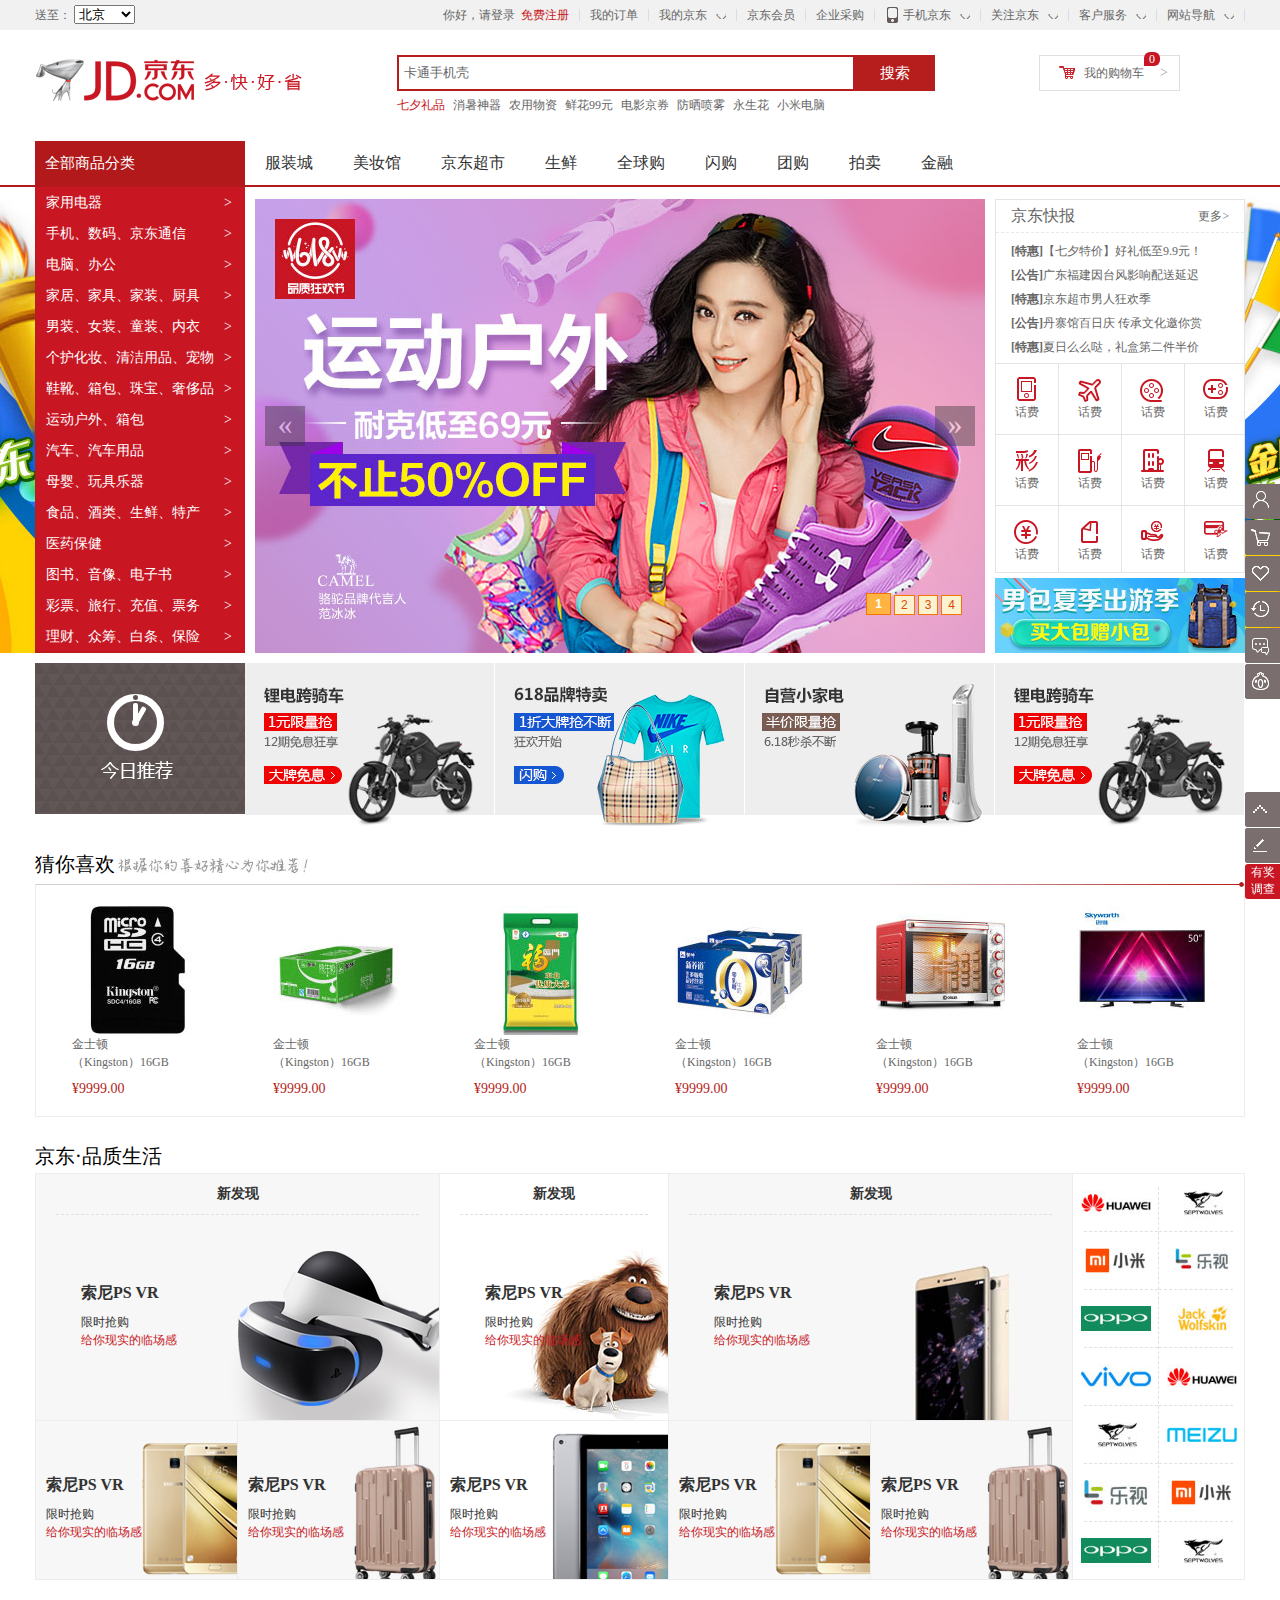
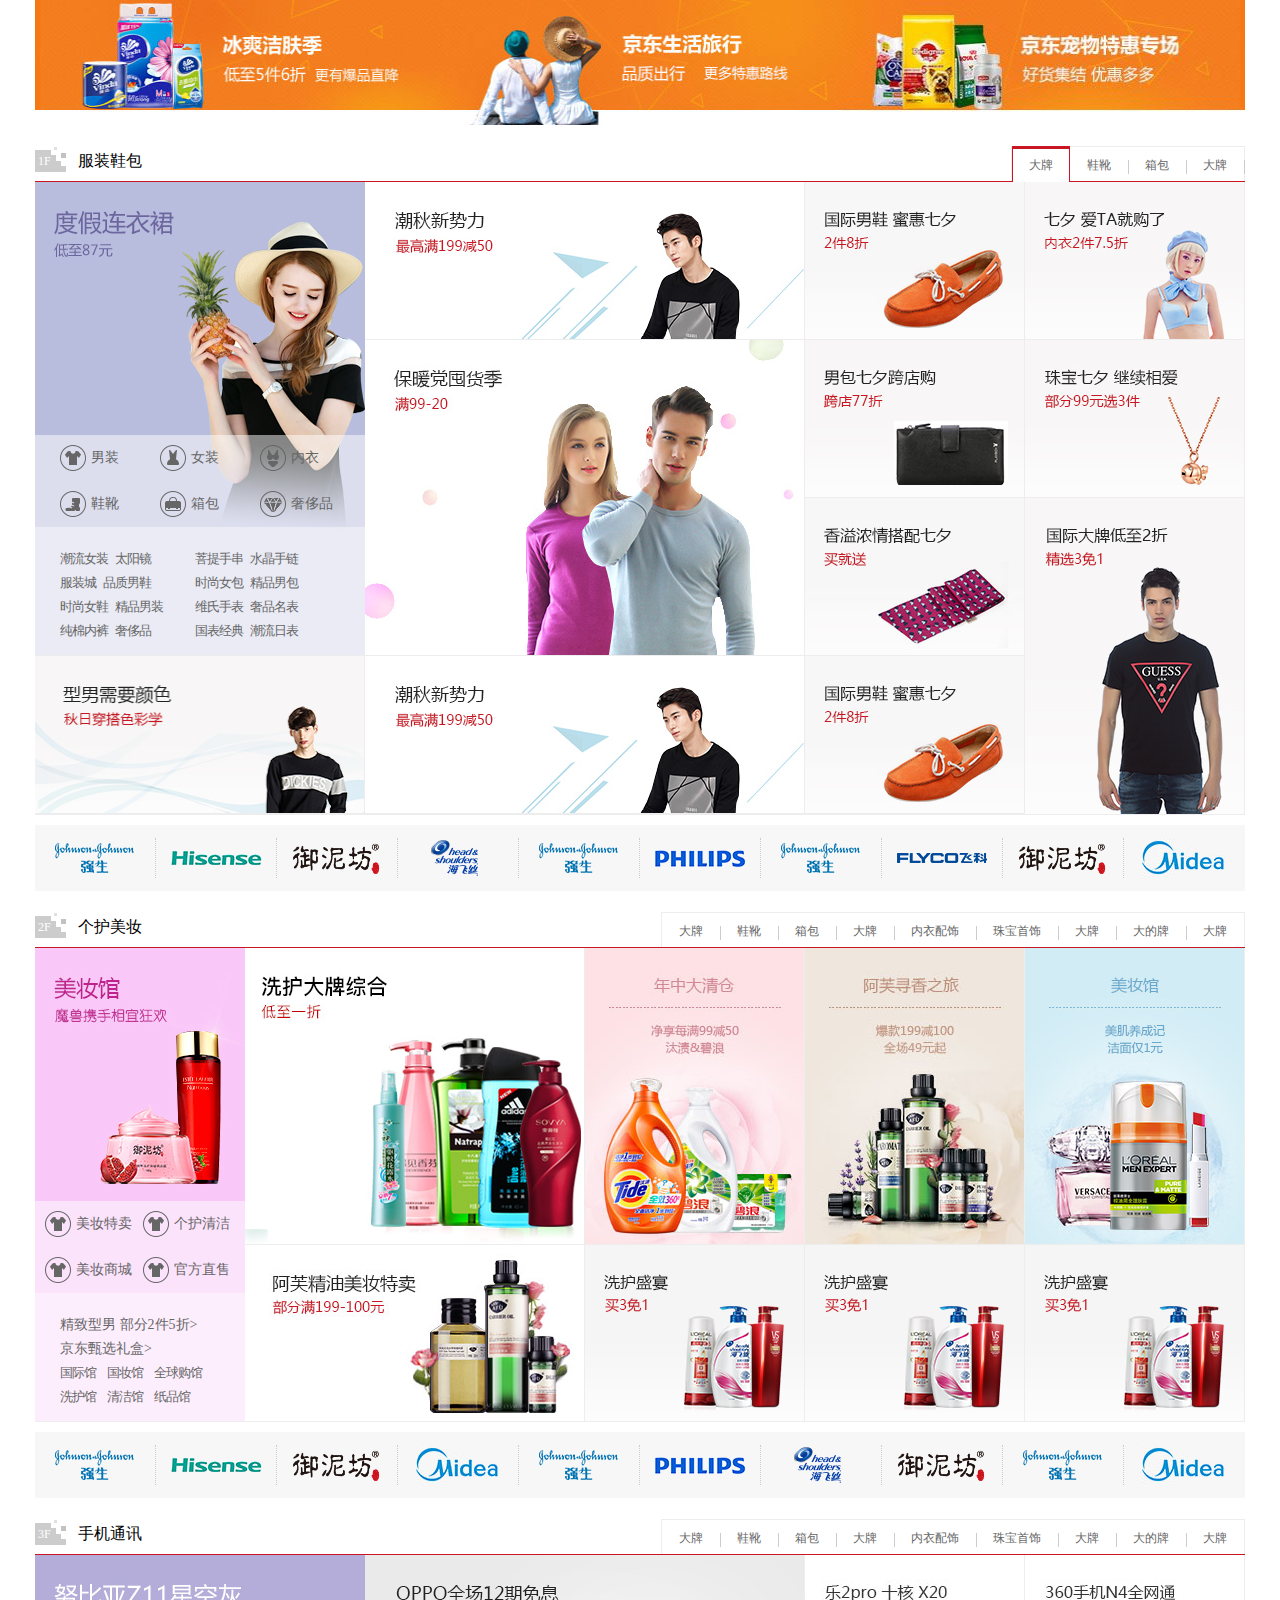
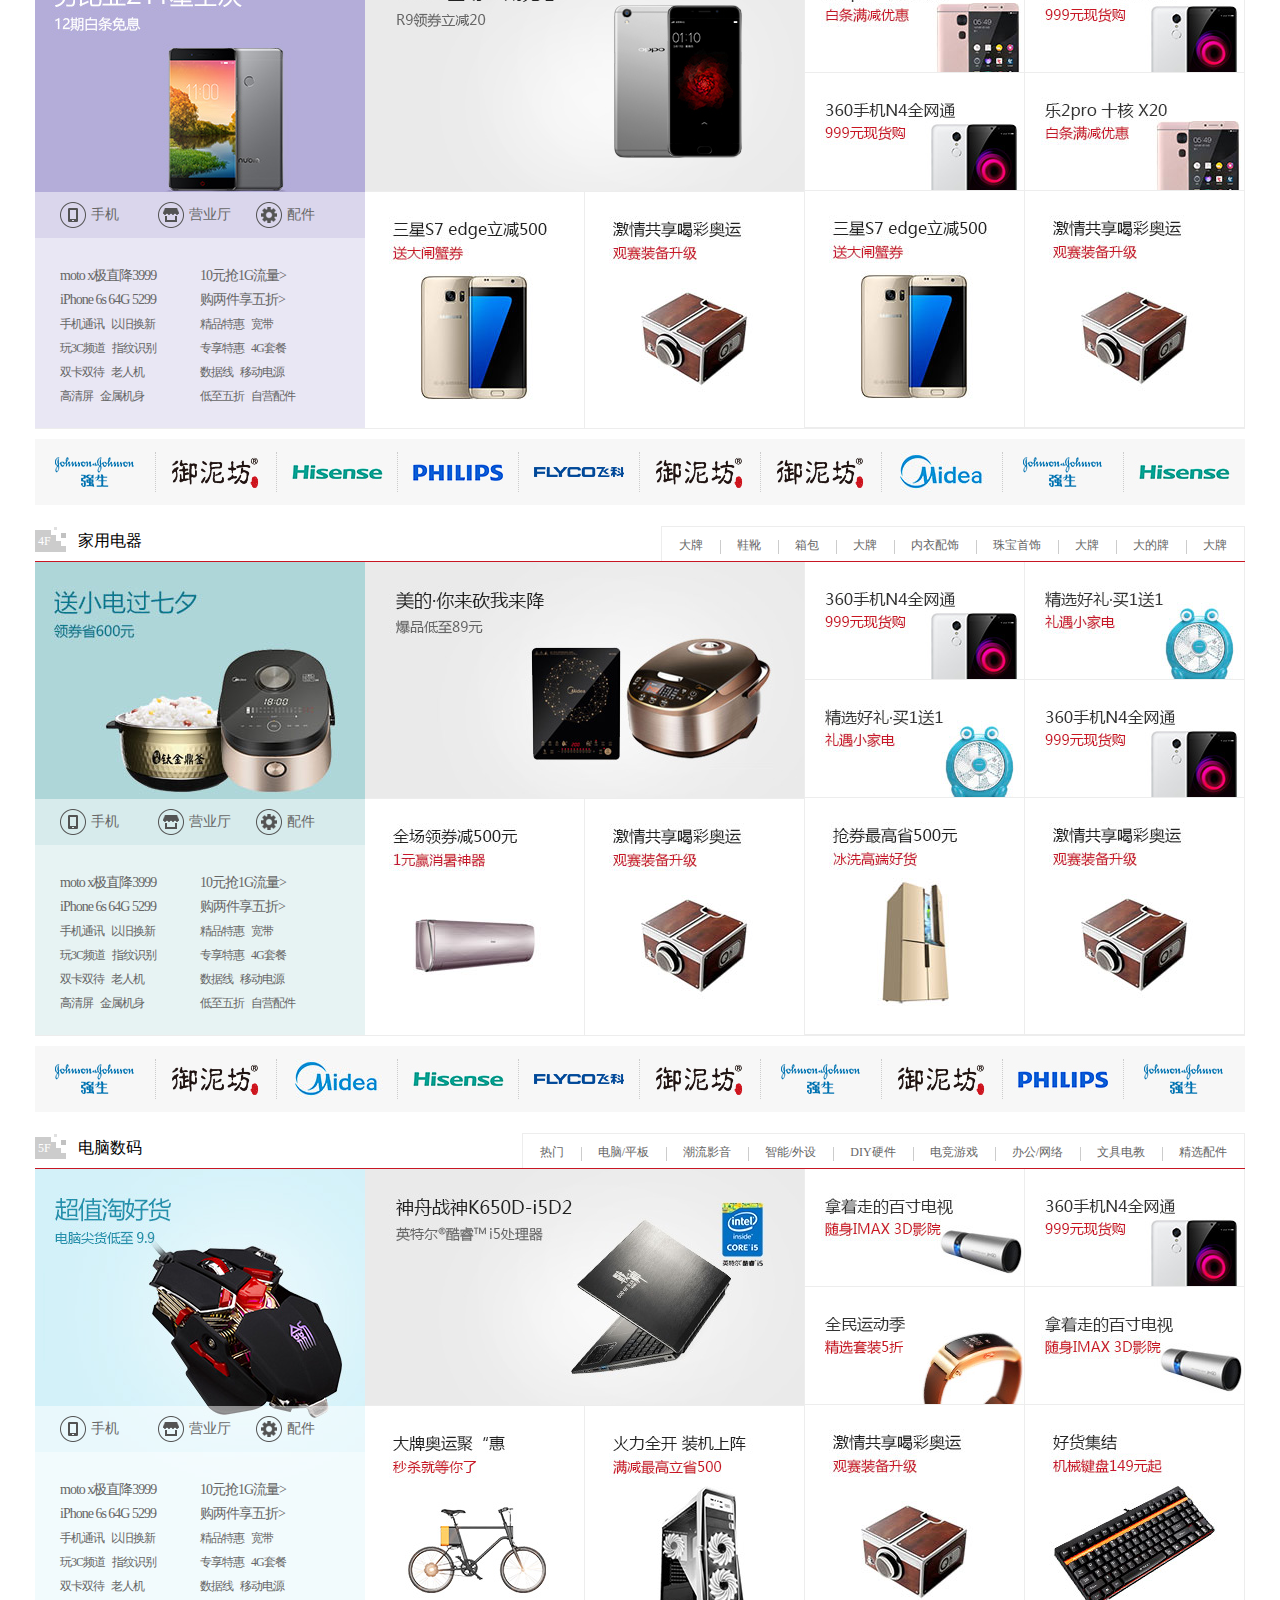
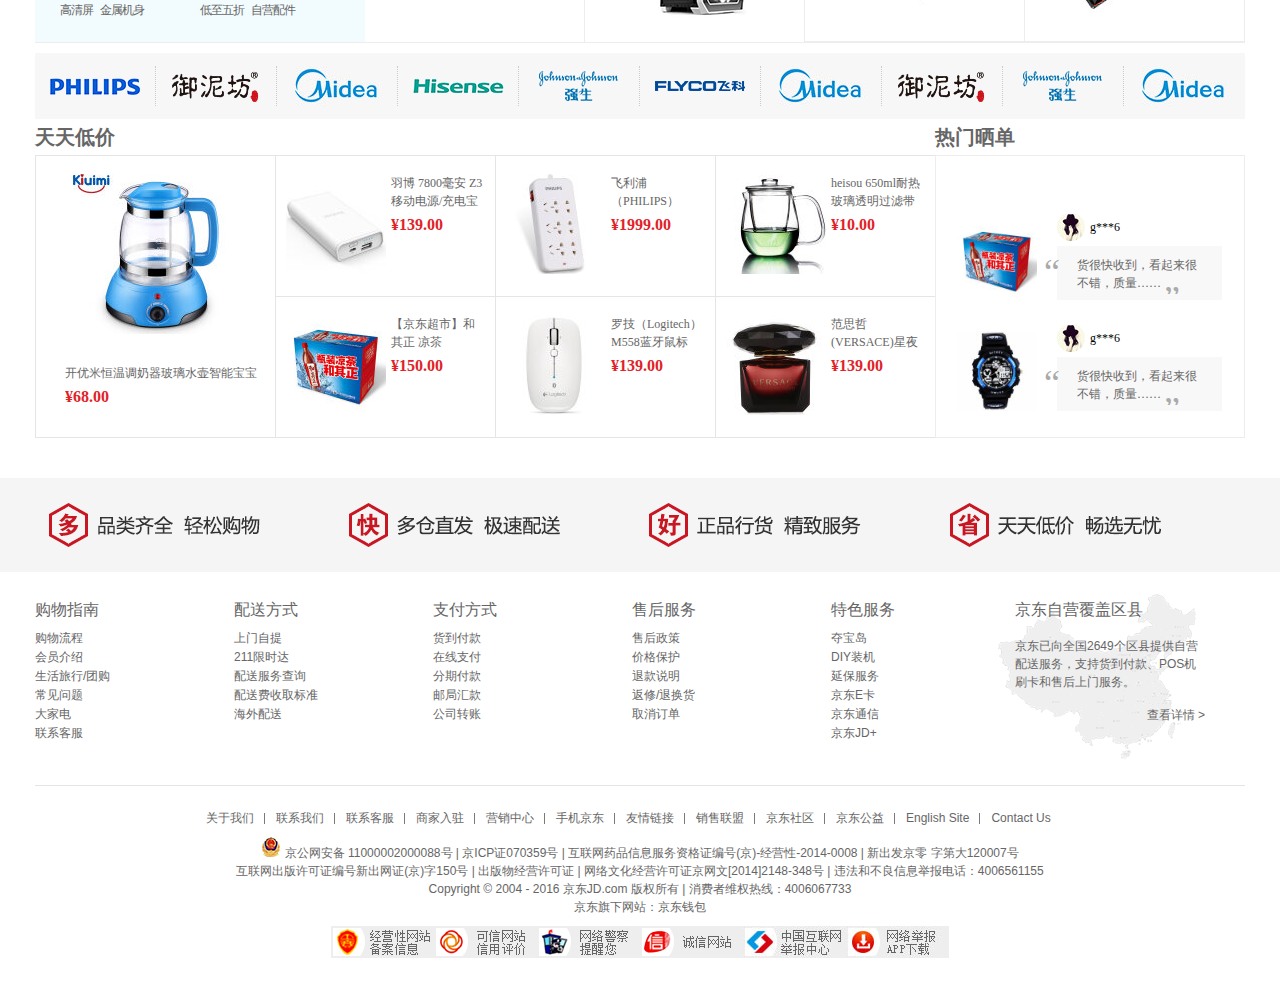
<file: index.html>
<!doctype html>
<html>
<head>
<meta charset="utf-8">
<title>首页</title>
    <link href="css/style.css" rel="stylesheet" type="text/css">
    <link href="css/index.css" rel="stylesheet" type="text/css">
    <script src="js/jquery-3.1.0.js"></script>
    <script>
        $(function(){
            (function(){
                var timer;
                var n=0;
                var m=$("#slide ul li:eq(0)").width();
                function run2(){
                    $("#slide ul li").hide();
                    $("#slide ul li:eq("+n+")").show().css("left",m).finish().animate({left:0},300)
                    if(n==0){
						$("#slide ul li:last").show().finish().animate({left:-m},300,function(){$(this).hide().css("left",0)})
                    }else{
                        $("#slide ul li:eq("+(n-1)+")").show().finish().animate({left:-m},300,function(){$(this).hide().css("left",0)})
                    }
                }
                $("#slide ul li:eq(0)").show();// 第一张图片显示
                $("#slide ol li").on("click",function(){  //绑定点击事件
                    if(n==$(this).index()){
                    }else{
                        n=$(this).index();
                        run2();
                        $(this).addClass("ac").siblings().removeClass("ac");
                    };
                });
                $(".prev").on("click",function(){
                    n--;
                    if(n<0) n=3;
                    run2();
                    $("#slide ol li:eq("+n+")").addClass("ac").siblings().removeClass("ac");
                })
                $(".next").on("click",function(){
                    n++;
                    if(n==4)n=0;
                    run2();
                    $("#slide ol li:eq("+n+")").addClass("ac").siblings().removeClass("ac");
                })
                function run(){
                    timer=setInterval(function(){
                        $(".next").trigger("click")
                    },3000)
                }
                run();
                $("#slide").hover(
                        function(){clearInterval(timer)},
                        function(){run()}
                )

            })();// 轮播图结束
            (function(){
                var timer;
                $(".list_nav ul li").hover(
                        function(){
                            clearTimeout(timer);
                            $(".list_nav ul li").removeClass("ac")
                            $(this).addClass("ac")
                            var index=$(this).index();
                            $(".popup").show();
                            $(".popup .section").hide();
                            $(".popup .section:eq("+index+")").show();
                        },
                        function(){
                            timer=setTimeout(function(){
                                $(".list_nav ul li").removeClass("ac")
                                $(".popup").hide();
                                $(".popup .section").hide();
                            },200)
                        }
                )
                $(".popup .section").hover(
                        function(){
                            clearTimeout(timer);
                        },
                        function(){
                            $(".list_nav ul li").removeClass("ac")
                            $(".popup").hide();
                            $(".popup .section").hide();
                        }
                )
            })();//菜单栏结束
            (function (){
                $("#one .title ul li").on("mouseover",function(){
                    var index=$(this).index();
                    $(this).addClass("ac").siblings().removeClass("ac");
                    $("#one .content").hide();
                    $("#one .content:eq("+index+")").show();
                })
            })();// 选项卡结束
            (function(){
                var arr=[];
                $(".page4 .floore").each(function(){
                    var index=$(this).index();
                    arr[index]={top:$(this).offset().top}
                })
                $(window).on("scroll",function(){
                    var t=$(document).scrollTop()
                    if(t>1500){
                        $("#LocationFloorList").show();
                    }else{
                        $("#LocationFloorList").hide();
                    };
                    for(var i=arr.length-1;i>=0;i--){
                        if(t>=arr[i].top-300){
                            console.log(i);
                            $("#LocationFloorList li:eq("+i+")").addClass("ac").siblings().removeClass("ac");
                            break
                        }
                    }

                })
                $("#LocationFloorList li a[href*='#']").on("click",function(){
                    var id= this.hash;
                    console.log(id)
                    $("html,body").finish().animate({
                        scrollTop:$(id).offset().top
                    },600)
                    return false;
                });
            })();//楼层导航
            function run(){
                var url="http://wthrcdn.etouch.cn/weather_mini?city="+$(".diqu select").val()+""
                $.getJSON(url,function(data){
                    var html="温度:"+data.data.wendu+"℃　"
                    html+="风向:"+data.data.forecast[0].fengxiang
                    html+="　日期:"+data.data.forecast[0].date
                    $("#tianqi").html(html)
                })
            };
            run();
            $(".diqu select").on("change",function(){
                run();
            })

        });
    </script>
</head>

<body>
<div class="header">
	<div class="h_top">
    	<div class="inner clearfix">
        	<div class="diqu">送至：
                <select>
                    <option>北京</option>
                    <option>哈尔滨</option>
                    <option>西安</option>
                </select>
                <span id="tianqi"></spanid>
            </div>
            <ul>
            	<li><a href="#" class="first">你好，请登录</a><a href="#" class="active">免费注册</a></li>
                <li class="line"></li>
                <li><a href="#">我的订单</a></li>
                <li class="line"></li>
                <li class="bj"><a href="#">我的京东<i>◇</i></a></li>
                <li class="line"></li>
                <li><a href="#">京东会员</a></li>
                <li class="line"></li>
                <li><a href="#">企业采购</a></li>
                <li class="line"></li>
                <li class="bj"><a href="#"><span></span>手机京东<i>◇</i></a></li>
                <li class="line"></li>
                <li class="bj"><a href="#">关注京东<i>◇</i></a></li>
                <li class="line"></li>
                <li class="bj"><a href="#">客户服务<i>◇</i></a></li>
                <li class="line"></li>
                <li class="bj"><a href="#">网站导航<i>◇</i></a></li>
                <li class="line"></li>
            </ul>
        </div>
    </div>
    <div class="mid clearfix">
    	<div class="logo"><a href="#"><img src="images/logo-201305.png"></a></div>
        <div class="search">
        	<form>
            	<input type="text" value="卡通手机壳" class="text">
                <input type="submit" value="搜索" class="sub">
            </form>
            <div class="tags">
                <a href="#" class="active">七夕礼品</a>
                <a href="#">消暑神器</a>
                <a href="#">农用物资</a>
                <a href="#">鲜花99元</a>
                <a href="#">电影京券</a>
                <a href="#">防晒喷雾</a>
                <a href="#">永生花</a>
                <a href="#">小米电脑</a>
            </div>
        </div>
        <div class="buy">
        	<a href="#">我的购物车</a>
            <i>></i>
            <div class="number">0</div>
        </div>
   </div>
   <div class="bot clearfix">
    	<div class="nav">全部商品分类</div>
        <ul>
        	<li><a href="#">服装城</a></li>
        	<li><a href="#">美妆馆</a></li>
        	<li><a href="#">京东超市</a></li>
        	<li><a href="#">生鲜</a></li>
        	<li><a href="#">全球购</a></li>
        	<li><a href="#">闪购</a></li>
        	<li><a href="#">团购</a></li>
        	<li><a href="#">拍卖</a></li>
        	<li><a href="#">金融</a></li>
        </ul>
   </div>
</div>
<div class="page1">
	<div class="inner">
    	<div class="page_top clearfix">
        	<div class="wrap">
                <div class="popup">
                	<div class="section clearfix" id="cate_item1">
                    	<div class="left">
                        	<div class="brand">
                            	<a href="#" class="active">沸腾国庆<i>></i></a>
                            	<a href="#">品牌日<i>></i></a>
                            	<a href="#">家电城<i>></i></a>
                            	<a href="#">智能生活馆<i>></i></a>
                            	<a href="#">京东净化馆<i>></i></a>
                            	<a href="#">京东帮服务店<i>></i></a>
                            	<a href="#">家电众筹馆<i>></i></a>
                            </div>
                        	<div class="menu">
                            	<dl class="clearfix">
                                	<dt><a href="#">电视<i>></i></a></dt>
                                    <dd>
                                    	<a href="#">合资品牌</a>
                                    	<a href="#">国产</a>
                                    	<a href="#">合资品牌</a>
                                    	<a href="#">合资品牌</a>
                                    	<a href="#">国产</a>
                                    	<a href="#">合资品牌</a>
                                    	<a href="#">合资品牌</a>
                                    	<a href="#">国产</a>
                                    	<a href="#">合资品牌</a>
                                    	<a href="#">合资品牌</a>
                                    	<a href="#">国产</a>
                                    	<a href="#">合资品牌</a>
                                    	<a href="#">合资品牌</a>
                                    	<a href="#">国产</a>
                                    	<a href="#">合资品牌</a>
                                    </dd>
                                </dl>
                            	<dl class="clearfix">
                                	<dt><a href="#">电视<i>></i></a></dt>
                                    <dd>
                                    	<a href="#">合资品牌</a>
                                    	<a href="#">国产</a>
                                    	<a href="#">合资品牌</a>
                                    	<a href="#">合资品牌</a>
                                    	<a href="#">国产</a>
                                    	<a href="#">合资品牌</a>
                                    	<a href="#">合资品牌</a>
                                    	<a href="#">国产</a>
                                    	<a href="#">合资品牌</a>
                                    	<a href="#">合资品牌</a>
                                    	<a href="#">国产</a>
                                    	<a href="#">合资品牌</a>
                                    	<a href="#">合资品牌</a>
                                    	<a href="#">国产</a>
                                    	<a href="#">合资品牌</a>
                                    </dd>
                                </dl>
                            	<dl class="clearfix">
                                	<dt><a href="#">电视<i>></i></a></dt>
                                    <dd>
                                    	<a href="#">合资品牌</a>
                                    	<a href="#">国产</a>
                                    	<a href="#">合资品牌</a>
                                    	<a href="#">合资品牌</a>
                                    	<a href="#">国产</a>
                                    	<a href="#">合资品牌</a>
                                    	<a href="#">合资品牌</a>
                                    	<a href="#">国产</a>
                                    	<a href="#">合资品牌</a>
                                    	<a href="#">合资品牌</a>
                                    	<a href="#">国产</a>
                                    	<a href="#">合资品牌</a>
                                    	<a href="#">合资品牌</a>
                                    	<a href="#">国产</a>
                                    	<a href="#">合资品牌</a>
                                    </dd>
                                </dl>
                            </div>
                        </div>
                        <div class="right">
                        	<div class="shangbiao clearfix">
                            	<a href="#"><img src="images/572c0d37N055188f0.jpg"></a>
                            	<a href="#"><img src="images/572c0d37N055188f0.jpg"></a>
                            	<a href="#"><img src="images/572c0d37N055188f0.jpg"></a>
                            	<a href="#"><img src="images/572c0d37N055188f0.jpg"></a>
                            	<a href="#"><img src="images/572c0d37N055188f0.jpg"></a>
                            	<a href="#"><img src="images/572c0d37N055188f0.jpg"></a>
                            	<a href="#"><img src="images/572c0d37N055188f0.jpg"></a>
                            	<a href="#"><img src="images/572c0d37N055188f0.jpg"></a>
                            </div>
                            <div class="tu">
                            	<a href="#"><img src="images/577f019cN4ea29161.jpg"></a>
                            	<a href="#"><img src="images/577f019cN4ea29161.jpg"></a>
                            </div>
                        </div>
                    </div>
                	<div class="section clearfix" id="cate_item2">
                    	<div class="left">
                        	<div class="brand">
                            	<a href="#" class="active">沸腾国庆<i>></i></a>
                            	<a href="#">品牌日<i>></i></a>
                            	<a href="#">家电城<i>></i></a>
                            	<a href="#">智能生活馆<i>></i></a>
                            	<a href="#">家电众筹馆<i>></i></a>
                            </div>
                        	<div class="menu">
                            	<dl class="clearfix">
                                	<dt><a href="#">电视<i>></i></a></dt>
                                    <dd>
                                    	<a href="#">合资品牌</a>
                                    	<a href="#">国产</a>
                                    	<a href="#">合资品牌</a>
                                    	<a href="#">国产</a>
                                    	<a href="#">合资品牌</a>
                                    	<a href="#">合资品牌</a>
                                    	<a href="#">国产</a>
                                    	<a href="#">合资品牌</a>
                                    	<a href="#">合资品牌</a>
                                    	<a href="#">国产</a>
                                    	<a href="#">合资品牌</a>
                                    </dd>
                                </dl>
                            	<dl class="clearfix">
                                	<dt><a href="#">电视<i>></i></a></dt>
                                    <dd>
                                    	<a href="#">合资品牌</a>
                                    	<a href="#">国产</a>
                                    	<a href="#">合资品牌</a>
                                    	<a href="#">合资品牌</a>
                                    	<a href="#">国产</a>
                                    	<a href="#">合资品牌</a>
                                    	<a href="#">合资品牌</a>
                                    	<a href="#">国产</a>
                                    	<a href="#">合资品牌</a>
                                    	<a href="#">合资品牌</a>
                                    	<a href="#">国产</a>
                                    	<a href="#">合资品牌</a>
                                    	<a href="#">合资品牌</a>
                                    	<a href="#">国产</a>
                                    	<a href="#">合资品牌</a>
                                    </dd>
                                </dl>
                            	<dl class="clearfix">
                                	<dt><a href="#">电视<i>></i></a></dt>
                                    <dd>
                                    	<a href="#">合资品牌</a>
                                    	<a href="#">国产</a>
                                    	<a href="#">合资品牌</a>
                                    	<a href="#">合资品牌</a>
                                    	<a href="#">国产</a>
                                    	<a href="#">合资品牌</a>
                                    	<a href="#">合资品牌</a>
                                    	<a href="#">国产</a>
                                    	<a href="#">合资品牌</a>
                                    	<a href="#">合资品牌</a>
                                    	<a href="#">国产</a>
                                    	<a href="#">合资品牌</a>
                                    	<a href="#">合资品牌</a>
                                    	<a href="#">国产</a>
                                    	<a href="#">合资品牌</a>
                                    </dd>
                                </dl>
                            </div>
                        </div>
                        <div class="right">
                        	<div class="shangbiao clearfix">
                            	<a href="#"><img src="images/572c0d37N055188f0.jpg"></a>
                            	<a href="#"><img src="images/572c0d37N055188f0.jpg"></a>
                            	<a href="#"><img src="images/572c0d37N055188f0.jpg"></a>
                            	<a href="#"><img src="images/572c0d37N055188f0.jpg"></a>
                            	<a href="#"><img src="images/572c0d37N055188f0.jpg"></a>
                            	<a href="#"><img src="images/572c0d37N055188f0.jpg"></a>
                            	<a href="#"><img src="images/572c0d37N055188f0.jpg"></a>
                            	<a href="#"><img src="images/572c0d37N055188f0.jpg"></a>
                            </div>
                            <div class="tu">
                            	<a href="#"><img src="images/577f019cN4ea29161.jpg"></a>
                            	<a href="#"><img src="images/577f019cN4ea29161.jpg"></a>
                            </div>
                        </div>
                    </div>
                	<div class="section clearfix" id="cate_item3">
                    	<div class="left">
                        	<div class="brand">
                            	<a href="#" class="active">沸腾国庆<i>></i></a>
                            	<a href="#">智能生活馆<i>></i></a>
                            	<a href="#">京东净化馆<i>></i></a>
                            	<a href="#">京东帮服务店<i>></i></a>
                            	<a href="#">家电众筹馆<i>></i></a>
                            </div>
                        	<div class="menu">
                            	<dl class="clearfix">
                                	<dt><a href="#">电视<i>></i></a></dt>
                                    <dd>
                                    	<a href="#">合资品牌</a>
                                    	<a href="#">国产</a>
                                    	<a href="#">合资品牌</a>
                                    	<a href="#">合资品牌</a>
                                    	<a href="#">国产</a>
                                    	<a href="#">合资品牌</a>
                                    	<a href="#">合资品牌</a>
                                    	<a href="#">国产</a>
                                    	<a href="#">合资品牌</a>
                                    	<a href="#">合资品牌</a>
                                    	<a href="#">国产</a>
                                    	<a href="#">合资品牌</a>
                                    	<a href="#">合资品牌</a>
                                    	<a href="#">国产</a>
                                    	<a href="#">合资品牌</a>
                                    </dd>
                                </dl>
                            	<dl class="clearfix">
                                	<dt><a href="#">电视<i>></i></a></dt>
                                    <dd>
                                    	<a href="#">合资品牌</a>
                                    	<a href="#">国产</a>
                                    	<a href="#">合资品牌</a>
                                    	<a href="#">合资品牌</a>
                                    	<a href="#">国产</a>
                                    	<a href="#">合资品牌</a>
                                    	<a href="#">合资品牌</a>
                                    	<a href="#">国产</a>
                                    	<a href="#">合资品牌</a>
                                    	<a href="#">合资品牌</a>
                                    	<a href="#">国产</a>
                                    	<a href="#">合资品牌</a>
                                    	<a href="#">合资品牌</a>
                                    	<a href="#">国产</a>
                                    	<a href="#">合资品牌</a>
                                    </dd>
                                </dl>
                            	<dl class="clearfix">
                                	<dt><a href="#">电视<i>></i></a></dt>
                                    <dd>
                                    	<a href="#">合资品牌</a>
                                    	<a href="#">国产</a>
                                    	<a href="#">合资品牌</a>
                                    	<a href="#">合资品牌</a>
                                    	<a href="#">国产</a>
                                    	<a href="#">合资品牌</a>
                                    	<a href="#">合资品牌</a>
                                    	<a href="#">国产</a>
                                    	<a href="#">合资品牌</a>
                                    	<a href="#">合资品牌</a>
                                    	<a href="#">国产</a>
                                    	<a href="#">合资品牌</a>
                                    	<a href="#">合资品牌</a>
                                    	<a href="#">国产</a>
                                    	<a href="#">合资品牌</a>
                                    </dd>
                                </dl>
                            </div>
                        </div>
                        <div class="right">
                        	<div class="shangbiao clearfix">
                            	<a href="#"><img src="images/572c0d37N055188f0.jpg"></a>
                            	<a href="#"><img src="images/572c0d37N055188f0.jpg"></a>
                            	<a href="#"><img src="images/572c0d37N055188f0.jpg"></a>
                            	<a href="#"><img src="images/572c0d37N055188f0.jpg"></a>
                            	<a href="#"><img src="images/572c0d37N055188f0.jpg"></a>
                            	<a href="#"><img src="images/572c0d37N055188f0.jpg"></a>
                            	<a href="#"><img src="images/572c0d37N055188f0.jpg"></a>
                            	<a href="#"><img src="images/572c0d37N055188f0.jpg"></a>
                            </div>
                            <div class="tu">
                            	<a href="#"><img src="images/577f019cN4ea29161.jpg"></a>
                            	<a href="#"><img src="images/577f019cN4ea29161.jpg"></a>
                            </div>
                        </div>
                    </div>
                	<div class="section clearfix" id="cate_item4">
                    	<div class="left">
                        	<div class="brand">
                            	<a href="#" class="active">沸腾国庆<i>></i></a>
                            	<a href="#">品牌日<i>></i></a>
                            	<a href="#">京东帮服务店<i>></i></a>
                            	<a href="#">家电众筹馆<i>></i></a>
                            </div>
                        	<div class="menu">
                            	<dl class="clearfix">
                                	<dt><a href="#">电视<i>></i></a></dt>
                                    <dd>
                                    	<a href="#">合资品牌</a>
                                    	<a href="#">国产</a>
                                    	<a href="#">合资品牌</a>
                                    	<a href="#">合资品牌</a>
                                    	<a href="#">国产</a>
                                    	<a href="#">合资品牌</a>
                                    	<a href="#">合资品牌</a>
                                    	<a href="#">国产</a>
                                    	<a href="#">合资品牌</a>
                                    	<a href="#">合资品牌</a>
                                    	<a href="#">国产</a>
                                    	<a href="#">合资品牌</a>
                                    	<a href="#">合资品牌</a>
                                    	<a href="#">国产</a>
                                    	<a href="#">合资品牌</a>
                                    </dd>
                                </dl>
                            	<dl class="clearfix">
                                	<dt><a href="#">电视<i>></i></a></dt>
                                    <dd>
                                    	<a href="#">合资品牌</a>
                                    	<a href="#">国产</a>
                                    	<a href="#">合资品牌</a>
                                    	<a href="#">合资品牌</a>
                                    	<a href="#">国产</a>
                                    	<a href="#">合资品牌</a>
                                    	<a href="#">合资品牌</a>
                                    	<a href="#">国产</a>
                                    	<a href="#">合资品牌</a>
                                    	<a href="#">合资品牌</a>
                                    	<a href="#">国产</a>
                                    	<a href="#">合资品牌</a>
                                    	<a href="#">合资品牌</a>
                                    	<a href="#">国产</a>
                                    	<a href="#">合资品牌</a>
                                    </dd>
                                </dl>
                            	<dl class="clearfix">
                                	<dt><a href="#">电视<i>></i></a></dt>
                                    <dd>
                                    	<a href="#">合资品牌</a>
                                    	<a href="#">国产</a>
                                    	<a href="#">合资品牌</a>
                                    	<a href="#">合资品牌</a>
                                    	<a href="#">国产</a>
                                    	<a href="#">合资品牌</a>
                                    	<a href="#">合资品牌</a>
                                    	<a href="#">国产</a>
                                    	<a href="#">合资品牌</a>
                                    	<a href="#">合资品牌</a>
                                    	<a href="#">国产</a>
                                    	<a href="#">合资品牌</a>
                                    	<a href="#">合资品牌</a>
                                    	<a href="#">国产</a>
                                    	<a href="#">合资品牌</a>
                                    </dd>
                                </dl>
                            	<dl class="clearfix">
                                	<dt><a href="#">电视<i>></i></a></dt>
                                    <dd>
                                    	<a href="#">合资品牌</a>
                                    	<a href="#">国产</a>
                                    	<a href="#">合资品牌</a>
                                    	<a href="#">合资品牌</a>
                                    	<a href="#">国产</a>
                                    	<a href="#">合资品牌</a>
                                    	<a href="#">合资品牌</a>
                                    	<a href="#">国产</a>
                                    	<a href="#">合资品牌</a>
                                    	<a href="#">合资品牌</a>
                                    	<a href="#">国产</a>
                                    	<a href="#">合资品牌</a>
                                    	<a href="#">合资品牌</a>
                                    	<a href="#">国产</a>
                                    	<a href="#">合资品牌</a>
                                    </dd>
                                </dl>
                            </div>
                        </div>
                        <div class="right">
                        	<div class="shangbiao clearfix">
                            	<a href="#"><img src="images/572c0d37N055188f0.jpg"></a>
                            	<a href="#"><img src="images/572c0d37N055188f0.jpg"></a>
                            	<a href="#"><img src="images/572c0d37N055188f0.jpg"></a>
                            	<a href="#"><img src="images/572c0d37N055188f0.jpg"></a>
                            	<a href="#"><img src="images/572c0d37N055188f0.jpg"></a>
                            	<a href="#"><img src="images/572c0d37N055188f0.jpg"></a>
                            	<a href="#"><img src="images/572c0d37N055188f0.jpg"></a>
                            	<a href="#"><img src="images/572c0d37N055188f0.jpg"></a>
                            </div>
                            <div class="tu">
                            	<a href="#"><img src="images/577f019cN4ea29161.jpg"></a>
                            	<a href="#"><img src="images/577f019cN4ea29161.jpg"></a>
                            </div>
                        </div>
                    </div>
                	<div class="section clearfix" id="cate_item5">
                    	<div class="left">
                        	<div class="brand">
                            	<a href="#" class="active">沸腾国庆<i>></i></a>
                            	<a href="#">品牌日<i>></i></a>
                            	<a href="#">家电城<i>></i></a>
                            	<a href="#">智能生活馆<i>></i></a>
                            	<a href="#">京东帮服务店<i>></i></a>
                            	<a href="#">家电众筹馆<i>></i></a>
                            </div>
                        	<div class="menu">
                            	<dl class="clearfix">
                                	<dt><a href="#">电视<i>></i></a></dt>
                                    <dd>
                                    	<a href="#">合资品牌</a>
                                    	<a href="#">国产</a>
                                    	<a href="#">合资品牌</a>
                                    	<a href="#">合资品牌</a>
                                    	<a href="#">国产</a>
                                    	<a href="#">合资品牌</a>
                                    	<a href="#">合资品牌</a>
                                    	<a href="#">国产</a>
                                    	<a href="#">合资品牌</a>
                                    	<a href="#">合资品牌</a>
                                    	<a href="#">国产</a>
                                    	<a href="#">合资品牌</a>
                                    	<a href="#">合资品牌</a>
                                    	<a href="#">国产</a>
                                    	<a href="#">合资品牌</a>
                                    </dd>
                                </dl>
                            	<dl class="clearfix">
                                	<dt><a href="#">电视<i>></i></a></dt>
                                    <dd>
                                    	<a href="#">合资品牌</a>
                                    	<a href="#">国产</a>
                                    	<a href="#">合资品牌</a>
                                    	<a href="#">合资品牌</a>
                                    	<a href="#">国产</a>
                                    	<a href="#">合资品牌</a>
                                    	<a href="#">合资品牌</a>
                                    	<a href="#">国产</a>
                                    	<a href="#">合资品牌</a>
                                    	<a href="#">合资品牌</a>
                                    	<a href="#">国产</a>
                                    	<a href="#">合资品牌</a>
                                    	<a href="#">合资品牌</a>
                                    	<a href="#">国产</a>
                                    	<a href="#">合资品牌</a>
                                    </dd>
                                </dl>
                            	<dl class="clearfix">
                                	<dt><a href="#">电视<i>></i></a></dt>
                                    <dd>
                                    	<a href="#">合资品牌</a>
                                    	<a href="#">国产</a>
                                    	<a href="#">合资品牌</a>
                                    	<a href="#">合资品牌</a>
                                    	<a href="#">国产</a>
                                    	<a href="#">合资品牌</a>
                                    	<a href="#">合资品牌</a>
                                    	<a href="#">国产</a>
                                    	<a href="#">合资品牌</a>
                                    	<a href="#">合资品牌</a>
                                    	<a href="#">国产</a>
                                    	<a href="#">合资品牌</a>
                                    	<a href="#">合资品牌</a>
                                    	<a href="#">国产</a>
                                    	<a href="#">合资品牌</a>
                                    </dd>
                                </dl>
                            </div>
                        </div>
                        <div class="right">
                        	<div class="shangbiao clearfix">
                            	<a href="#"><img src="images/572c0d37N055188f0.jpg"></a>
                            	<a href="#"><img src="images/572c0d37N055188f0.jpg"></a>
                            	<a href="#"><img src="images/572c0d37N055188f0.jpg"></a>
                            	<a href="#"><img src="images/572c0d37N055188f0.jpg"></a>
                            	<a href="#"><img src="images/572c0d37N055188f0.jpg"></a>
                            	<a href="#"><img src="images/572c0d37N055188f0.jpg"></a>
                            	<a href="#"><img src="images/572c0d37N055188f0.jpg"></a>
                            	<a href="#"><img src="images/572c0d37N055188f0.jpg"></a>
                            </div>
                            <div class="tu">
                            	<a href="#"><img src="images/577f019cN4ea29161.jpg"></a>
                            	<a href="#"><img src="images/577f019cN4ea29161.jpg"></a>
                            </div>
                        </div>
                    </div>
                	<div class="section clearfix" id="cate_item6">
                    	<div class="left">
                        	<div class="brand">
                            	<a href="#" class="active">沸腾国庆<i>></i></a>
                            	<a href="#">京东净化馆<i>></i></a>
                            	<a href="#">京东帮服务店<i>></i></a>
                            	<a href="#">家电众筹馆<i>></i></a>
                            </div>
                        	<div class="menu">
                            	<dl class="clearfix">
                                	<dt><a href="#">电视<i>></i></a></dt>
                                    <dd>
                                    	<a href="#">合资品牌</a>
                                    	<a href="#">国产</a>
                                    	<a href="#">合资品牌</a>
                                    	<a href="#">合资品牌</a>
                                    	<a href="#">国产</a>
                                    	<a href="#">合资品牌</a>
                                    	<a href="#">合资品牌</a>
                                    	<a href="#">国产</a>
                                    	<a href="#">合资品牌</a>
                                    	<a href="#">合资品牌</a>
                                    	<a href="#">国产</a>
                                    	<a href="#">合资品牌</a>
                                    	<a href="#">合资品牌</a>
                                    	<a href="#">国产</a>
                                    	<a href="#">合资品牌</a>
                                    </dd>
                                </dl>
                            	<dl class="clearfix">
                                	<dt><a href="#">电视<i>></i></a></dt>
                                    <dd>
                                    	<a href="#">合资品牌</a>
                                    	<a href="#">国产</a>
                                    	<a href="#">合资品牌</a>
                                    	<a href="#">合资品牌</a>
                                    	<a href="#">国产</a>
                                    	<a href="#">合资品牌</a>
                                    	<a href="#">合资品牌</a>
                                    	<a href="#">国产</a>
                                    	<a href="#">合资品牌</a>
                                    	<a href="#">合资品牌</a>
                                    	<a href="#">国产</a>
                                    	<a href="#">合资品牌</a>
                                    	<a href="#">合资品牌</a>
                                    	<a href="#">国产</a>
                                    	<a href="#">合资品牌</a>
                                    </dd>
                                </dl>
                            	<dl class="clearfix">
                                	<dt><a href="#">电视<i>></i></a></dt>
                                    <dd>
                                    	<a href="#">合资品牌</a>
                                    	<a href="#">国产</a>
                                    	<a href="#">合资品牌</a>
                                    	<a href="#">合资品牌</a>
                                    	<a href="#">国产</a>
                                    	<a href="#">合资品牌</a>
                                    	<a href="#">合资品牌</a>
                                    	<a href="#">国产</a>
                                    	<a href="#">合资品牌</a>
                                    	<a href="#">合资品牌</a>
                                    	<a href="#">国产</a>
                                    	<a href="#">合资品牌</a>
                                    	<a href="#">合资品牌</a>
                                    	<a href="#">国产</a>
                                    	<a href="#">合资品牌</a>
                                    </dd>
                                </dl>
                            </div>
                        </div>
                        <div class="right">
                        	<div class="shangbiao clearfix">
                            	<a href="#"><img src="images/572c0d37N055188f0.jpg"></a>
                            	<a href="#"><img src="images/572c0d37N055188f0.jpg"></a>
                            	<a href="#"><img src="images/572c0d37N055188f0.jpg"></a>
                            	<a href="#"><img src="images/572c0d37N055188f0.jpg"></a>
                            	<a href="#"><img src="images/572c0d37N055188f0.jpg"></a>
                            	<a href="#"><img src="images/572c0d37N055188f0.jpg"></a>
                            	<a href="#"><img src="images/572c0d37N055188f0.jpg"></a>
                            	<a href="#"><img src="images/572c0d37N055188f0.jpg"></a>
                            </div>
                            <div class="tu">
                            	<a href="#"><img src="images/577f019cN4ea29161.jpg"></a>
                            	<a href="#"><img src="images/577f019cN4ea29161.jpg"></a>
                            </div>
                        </div>
                    </div>
                	<div class="section clearfix" id="cate_item7">
                    	<div class="left">
                        	<div class="brand">
                            	<a href="#" class="active">沸腾国庆<i>></i></a>
                            	<a href="#">品牌日<i>></i></a>
                            	<a href="#">家电城<i>></i></a>
                            	<a href="#">智能生活馆<i>></i></a>
                            	<a href="#">京东净化馆<i>></i></a>
                            	<a href="#">京东帮服务店<i>></i></a>
                            </div>
                        	<div class="menu">
                            	<dl class="clearfix">
                                	<dt><a href="#">电视<i>></i></a></dt>
                                    <dd>
                                    	<a href="#">合资品牌</a>
                                    	<a href="#">国产</a>
                                    	<a href="#">合资品牌</a>
                                    	<a href="#">合资品牌</a>
                                    	<a href="#">国产</a>
                                    	<a href="#">合资品牌</a>
                                    	<a href="#">合资品牌</a>
                                    	<a href="#">国产</a>
                                    	<a href="#">合资品牌</a>
                                    	<a href="#">合资品牌</a>
                                    	<a href="#">国产</a>
                                    	<a href="#">合资品牌</a>
                                    	<a href="#">合资品牌</a>
                                    	<a href="#">国产</a>
                                    	<a href="#">合资品牌</a>
                                    </dd>
                                </dl>
                            	<dl class="clearfix">
                                	<dt><a href="#">电视<i>></i></a></dt>
                                    <dd>
                                    	<a href="#">合资品牌</a>
                                    	<a href="#">国产</a>
                                    	<a href="#">合资品牌</a>
                                    	<a href="#">合资品牌</a>
                                    	<a href="#">国产</a>
                                    	<a href="#">合资品牌</a>
                                    	<a href="#">合资品牌</a>
                                    	<a href="#">国产</a>
                                    	<a href="#">合资品牌</a>
                                    	<a href="#">合资品牌</a>
                                    	<a href="#">国产</a>
                                    	<a href="#">合资品牌</a>
                                    	<a href="#">合资品牌</a>
                                    	<a href="#">国产</a>
                                    	<a href="#">合资品牌</a>
                                    </dd>
                                </dl>
                            	<dl class="clearfix">
                                	<dt><a href="#">电视<i>></i></a></dt>
                                    <dd>
                                    	<a href="#">合资品牌</a>
                                    	<a href="#">国产</a>
                                    	<a href="#">合资品牌</a>
                                    	<a href="#">合资品牌</a>
                                    	<a href="#">国产</a>
                                    	<a href="#">合资品牌</a>
                                    	<a href="#">合资品牌</a>
                                    	<a href="#">合资品牌</a>
                                    	<a href="#">国产</a>
                                    	<a href="#">合资品牌</a>
                                    </dd>
                                </dl>
                            </div>
                        </div>
                        <div class="right">
                        	<div class="shangbiao clearfix">
                            	<a href="#"><img src="images/572c0d37N055188f0.jpg"></a>
                            	<a href="#"><img src="images/572c0d37N055188f0.jpg"></a>
                            	<a href="#"><img src="images/572c0d37N055188f0.jpg"></a>
                            	<a href="#"><img src="images/572c0d37N055188f0.jpg"></a>
                            	<a href="#"><img src="images/572c0d37N055188f0.jpg"></a>
                            	<a href="#"><img src="images/572c0d37N055188f0.jpg"></a>
                            	<a href="#"><img src="images/572c0d37N055188f0.jpg"></a>
                            	<a href="#"><img src="images/572c0d37N055188f0.jpg"></a>
                            </div>
                            <div class="tu">
                            	<a href="#"><img src="images/577f019cN4ea29161.jpg"></a>
                            	<a href="#"><img src="images/577f019cN4ea29161.jpg"></a>
                            </div>
                        </div>
                    </div>
                	<div class="section clearfix" id="cate_item8">
                    	<div class="left">
                        	<div class="brand">
                            	<a href="#" class="active">沸腾国庆<i>></i></a>
                            	<a href="#">家电众筹馆<i>></i></a>
                            </div>
                        	<div class="menu">
                            	<dl class="clearfix">
                                	<dt><a href="#">电视<i>></i></a></dt>
                                    <dd>
                                    	<a href="#">合资品牌</a>
                                    	<a href="#">国产</a>
                                    	<a href="#">合资品牌</a>
                                    	<a href="#">合资品牌</a>
                                    	<a href="#">国产</a>
                                    	<a href="#">合资品牌</a>
                                    	<a href="#">合资品牌</a>
                                    	<a href="#">国产</a>
                                    	<a href="#">合资品牌</a>
                                    	<a href="#">合资品牌</a>
                                    	<a href="#">国产</a>
                                    	<a href="#">合资品牌</a>
                                    	<a href="#">合资品牌</a>
                                    	<a href="#">国产</a>
                                    	<a href="#">合资品牌</a>
                                    </dd>
                                </dl>
                            	<dl class="clearfix">
                                	<dt><a href="#">电视<i>></i></a></dt>
                                    <dd>
                                    	<a href="#">合资品牌</a>
                                    	<a href="#">国产</a>
                                    	<a href="#">合资品牌</a>
                                    	<a href="#">合资品牌</a>
                                    	<a href="#">国产</a>
                                    	<a href="#">合资品牌</a>
                                    	<a href="#">合资品牌</a>
                                    	<a href="#">国产</a>
                                    	<a href="#">合资品牌</a>
                                    	<a href="#">合资品牌</a>
                                    	<a href="#">国产</a>
                                    	<a href="#">合资品牌</a>
                                    	<a href="#">合资品牌</a>
                                    	<a href="#">国产</a>
                                    	<a href="#">合资品牌</a>
                                    </dd>
                                </dl>
                            	<dl class="clearfix">
                                	<dt><a href="#">电视<i>></i></a></dt>
                                    <dd>
                                    	<a href="#">合资品牌</a>
                                    	<a href="#">国产</a>
                                    	<a href="#">合资品牌</a>
                                    	<a href="#">合资品牌</a>
                                    	<a href="#">国产</a>
                                    	<a href="#">合资品牌</a>
                                    	<a href="#">合资品牌</a>
                                    	<a href="#">国产</a>
                                    	<a href="#">合资品牌</a>
                                    	<a href="#">合资品牌</a>
                                    	<a href="#">国产</a>
                                    	<a href="#">合资品牌</a>
                                    	<a href="#">合资品牌</a>
                                    	<a href="#">国产</a>
                                    	<a href="#">合资品牌</a>
                                    </dd>
                                </dl>
                            </div>
                        </div>
                        <div class="right">
                        	<div class="shangbiao clearfix">
                            	<a href="#"><img src="images/572c0d37N055188f0.jpg"></a>
                            	<a href="#"><img src="images/572c0d37N055188f0.jpg"></a>
                            	<a href="#"><img src="images/572c0d37N055188f0.jpg"></a>
                            	<a href="#"><img src="images/572c0d37N055188f0.jpg"></a>
                            	<a href="#"><img src="images/572c0d37N055188f0.jpg"></a>
                            	<a href="#"><img src="images/572c0d37N055188f0.jpg"></a>
                            	<a href="#"><img src="images/572c0d37N055188f0.jpg"></a>
                            	<a href="#"><img src="images/572c0d37N055188f0.jpg"></a>
                            </div>
                            <div class="tu">
                            	<a href="#"><img src="images/577f019cN4ea29161.jpg"></a>
                            	<a href="#"><img src="images/577f019cN4ea29161.jpg"></a>
                            </div>
                        </div>
                    </div>
                	<div class="section clearfix" id="cate_item9">
                    	<div class="left">
                        	<div class="brand">
                            	<a href="#" class="active">沸腾国庆<i>></i></a>
                            	<a href="#">品牌日<i>></i></a>
                            	<a href="#">家电城<i>></i></a>
                            	<a href="#">京东净化馆<i>></i></a>
                            	<a href="#">京东帮服务店<i>></i></a>
                            	<a href="#">家电众筹馆<i>></i></a>
                            </div>
                        	<div class="menu">
                            	<dl class="clearfix">
                                	<dt><a href="#">电视<i>></i></a></dt>
                                    <dd>
                                    	<a href="#">合资品牌</a>
                                    	<a href="#">国产</a>
                                    	<a href="#">合资品牌</a>
                                    	<a href="#">合资品牌</a>
                                    	<a href="#">国产</a>
                                    	<a href="#">合资品牌</a>
                                    	<a href="#">合资品牌</a>
                                    	<a href="#">国产</a>
                                    	<a href="#">合资品牌</a>
                                    	<a href="#">合资品牌</a>
                                    	<a href="#">国产</a>
                                    	<a href="#">合资品牌</a>
                                    	<a href="#">合资品牌</a>
                                    	<a href="#">国产</a>
                                    	<a href="#">合资品牌</a>
                                    </dd>
                                </dl>
                            	<dl class="clearfix">
                                	<dt><a href="#">电视<i>></i></a></dt>
                                    <dd>
                                    	<a href="#">合资品牌</a>
                                    	<a href="#">国产</a>
                                    	<a href="#">合资品牌</a>
                                    	<a href="#">合资品牌</a>
                                    	<a href="#">国产</a>
                                    	<a href="#">合资品牌</a>
                                    	<a href="#">合资品牌</a>
                                    	<a href="#">国产</a>
                                    	<a href="#">合资品牌</a>
                                    	<a href="#">合资品牌</a>
                                    	<a href="#">国产</a>
                                    	<a href="#">合资品牌</a>
                                    	<a href="#">合资品牌</a>
                                    	<a href="#">国产</a>
                                    	<a href="#">合资品牌</a>
                                    </dd>
                                </dl>
                            	<dl class="clearfix">
                                	<dt><a href="#">电视<i>></i></a></dt>
                                    <dd>
                                    	<a href="#">合资品牌</a>
                                    	<a href="#">国产</a>
                                    	<a href="#">合资品牌</a>
                                    	<a href="#">合资品牌</a>
                                    	<a href="#">国产</a>
                                    	<a href="#">合资品牌</a>
                                    	<a href="#">合资品牌</a>
                                    	<a href="#">国产</a>
                                    	<a href="#">合资品牌</a>
                                    	<a href="#">合资品牌</a>
                                    	<a href="#">国产</a>
                                    	<a href="#">合资品牌</a>
                                    	<a href="#">合资品牌</a>
                                    	<a href="#">国产</a>
                                    	<a href="#">合资品牌</a>
                                    </dd>
                                </dl>
                            </div>
                        </div>
                        <div class="right">
                        	<div class="shangbiao clearfix">
                            	<a href="#"><img src="images/572c0d37N055188f0.jpg"></a>
                            	<a href="#"><img src="images/572c0d37N055188f0.jpg"></a>
                            	<a href="#"><img src="images/572c0d37N055188f0.jpg"></a>
                            	<a href="#"><img src="images/572c0d37N055188f0.jpg"></a>
                            	<a href="#"><img src="images/572c0d37N055188f0.jpg"></a>
                            	<a href="#"><img src="images/572c0d37N055188f0.jpg"></a>
                            	<a href="#"><img src="images/572c0d37N055188f0.jpg"></a>
                            	<a href="#"><img src="images/572c0d37N055188f0.jpg"></a>
                            </div>
                            <div class="tu">
                            	<a href="#"><img src="images/577f019cN4ea29161.jpg"></a>
                            	<a href="#"><img src="images/577f019cN4ea29161.jpg"></a>
                            </div>
                        </div>
                    </div>
                	<div class="section clearfix" id="cate_item10">
                    	<div class="left">
                        	<div class="brand">
                            	<a href="#" class="active">沸腾国庆<i>></i></a>
                            	<a href="#">品牌日<i>></i></a>
                            	<a href="#">家电城<i>></i></a>
                            	<a href="#">智能生活馆<i>></i></a>
                            	<a href="#">京东净化馆<i>></i></a>
                            	<a href="#">京东帮服务店<i>></i></a>
                            	<a href="#">家电众筹馆<i>></i></a>
                            </div>
                        	<div class="menu">
                            	<dl class="clearfix">
                                	<dt><a href="#">电视<i>></i></a></dt>
                                    <dd>
                                    	<a href="#">合资品牌</a>
                                    	<a href="#">国产</a>
                                    	<a href="#">合资品牌</a>
                                    	<a href="#">合资品牌</a>
                                    	<a href="#">国产</a>
                                    	<a href="#">合资品牌</a>
                                    	<a href="#">合资品牌</a>
                                    	<a href="#">国产</a>
                                    	<a href="#">合资品牌</a>
                                    	<a href="#">合资品牌</a>
                                    	<a href="#">国产</a>
                                    	<a href="#">合资品牌</a>
                                    	<a href="#">合资品牌</a>
                                    	<a href="#">国产</a>
                                    	<a href="#">合资品牌</a>
                                    </dd>
                                </dl>
                            	<dl class="clearfix">
                                	<dt><a href="#">电视<i>></i></a></dt>
                                    <dd>
                                    	<a href="#">合资品牌</a>
                                    	<a href="#">国产</a>
                                    	<a href="#">合资品牌</a>
                                    	<a href="#">合资品牌</a>
                                    	<a href="#">国产</a>
                                    	<a href="#">合资品牌</a>
                                    	<a href="#">合资品牌</a>
                                    	<a href="#">国产</a>
                                    	<a href="#">合资品牌</a>
                                    	<a href="#">合资品牌</a>
                                    	<a href="#">国产</a>
                                    	<a href="#">合资品牌</a>
                                    	<a href="#">合资品牌</a>
                                    	<a href="#">国产</a>
                                    	<a href="#">合资品牌</a>
                                    </dd>
                                </dl>
                            	<dl class="clearfix">
                                	<dt><a href="#">电视<i>></i></a></dt>
                                    <dd>
                                    	<a href="#">合资品牌</a>
                                    	<a href="#">国产</a>
                                    	<a href="#">合资品牌</a>
                                    	<a href="#">合资品牌</a>
                                    	<a href="#">国产</a>
                                    	<a href="#">合资品牌</a>
                                    	<a href="#">合资品牌</a>
                                    	<a href="#">国产</a>
                                    	<a href="#">合资品牌</a>
                                    	<a href="#">合资品牌</a>
                                    	<a href="#">国产</a>
                                    	<a href="#">合资品牌</a>
                                    	<a href="#">合资品牌</a>
                                    	<a href="#">国产</a>
                                    	<a href="#">合资品牌</a>
                                    </dd>
                                </dl>
                            </div>
                        </div>
                        <div class="right">
                        	<div class="shangbiao clearfix">
                            	<a href="#"><img src="images/572c0d37N055188f0.jpg"></a>
                            	<a href="#"><img src="images/572c0d37N055188f0.jpg"></a>
                            	<a href="#"><img src="images/572c0d37N055188f0.jpg"></a>
                            	<a href="#"><img src="images/572c0d37N055188f0.jpg"></a>
                            	<a href="#"><img src="images/572c0d37N055188f0.jpg"></a>
                            	<a href="#"><img src="images/572c0d37N055188f0.jpg"></a>
                            	<a href="#"><img src="images/572c0d37N055188f0.jpg"></a>
                            	<a href="#"><img src="images/572c0d37N055188f0.jpg"></a>
                            </div>
                            <div class="tu">
                            	<a href="#"><img src="images/577f019cN4ea29161.jpg"></a>
                            	<a href="#"><img src="images/577f019cN4ea29161.jpg"></a>
                            </div>
                        </div>
                    </div>
                	<div class="section clearfix" id="cate_item11">
                    	<div class="left">
                        	<div class="brand">
                            	<a href="#" class="active">沸腾国庆<i>></i></a>
                            	<a href="#">品牌日<i>></i></a>
                            	<a href="#">家电城<i>></i></a>
                            	<a href="#">智能生活馆<i>></i></a>
                            	<a href="#">家电众筹馆<i>></i></a>
                            </div>
                        	<div class="menu">
                            	<dl class="clearfix">
                                	<dt><a href="#">电视<i>></i></a></dt>
                                    <dd>
                                    	<a href="#">合资品牌</a>
                                    	<a href="#">国产</a>
                                    	<a href="#">合资品牌</a>
                                    	<a href="#">合资品牌</a>
                                    	<a href="#">国产</a>
                                    	<a href="#">合资品牌</a>
                                    	<a href="#">合资品牌</a>
                                    	<a href="#">国产</a>
                                    	<a href="#">合资品牌</a>
                                    	<a href="#">合资品牌</a>
                                    	<a href="#">国产</a>
                                    	<a href="#">合资品牌</a>
                                    	<a href="#">合资品牌</a>
                                    	<a href="#">国产</a>
                                    	<a href="#">合资品牌</a>
                                    </dd>
                                </dl>
                            	<dl class="clearfix">
                                	<dt><a href="#">电视<i>></i></a></dt>
                                    <dd>
                                    	<a href="#">合资品牌</a>
                                    	<a href="#">国产</a>
                                    	<a href="#">合资品牌</a>
                                    	<a href="#">合资品牌</a>
                                    	<a href="#">国产</a>
                                    	<a href="#">合资品牌</a>
                                    	<a href="#">合资品牌</a>
                                    	<a href="#">国产</a>
                                    	<a href="#">合资品牌</a>
                                    	<a href="#">合资品牌</a>
                                    	<a href="#">国产</a>
                                    	<a href="#">合资品牌</a>
                                    	<a href="#">合资品牌</a>
                                    	<a href="#">国产</a>
                                    	<a href="#">合资品牌</a>
                                    </dd>
                                </dl>
                            	<dl class="clearfix">
                                	<dt><a href="#">电视<i>></i></a></dt>
                                    <dd>
                                    	<a href="#">合资品牌</a>
                                    	<a href="#">国产</a>
                                    	<a href="#">合资品牌</a>
                                    	<a href="#">合资品牌</a>
                                    	<a href="#">国产</a>
                                    	<a href="#">合资品牌</a>
                                    	<a href="#">合资品牌</a>
                                    	<a href="#">国产</a>
                                    	<a href="#">合资品牌</a>
                                    	<a href="#">合资品牌</a>
                                    	<a href="#">国产</a>
                                    	<a href="#">合资品牌</a>
                                    	<a href="#">合资品牌</a>
                                    	<a href="#">国产</a>
                                    	<a href="#">合资品牌</a>
                                    </dd>
                                </dl>
                            </div>
                        </div>
                        <div class="right">
                        	<div class="shangbiao clearfix">
                            	<a href="#"><img src="images/572c0d37N055188f0.jpg"></a>
                            	<a href="#"><img src="images/572c0d37N055188f0.jpg"></a>
                            	<a href="#"><img src="images/572c0d37N055188f0.jpg"></a>
                            	<a href="#"><img src="images/572c0d37N055188f0.jpg"></a>
                            	<a href="#"><img src="images/572c0d37N055188f0.jpg"></a>
                            	<a href="#"><img src="images/572c0d37N055188f0.jpg"></a>
                            	<a href="#"><img src="images/572c0d37N055188f0.jpg"></a>
                            	<a href="#"><img src="images/572c0d37N055188f0.jpg"></a>
                            </div>
                            <div class="tu">
                            	<a href="#"><img src="images/577f019cN4ea29161.jpg"></a>
                            	<a href="#"><img src="images/577f019cN4ea29161.jpg"></a>
                            </div>
                        </div>
                    </div>
                	<div class="section clearfix" id="cate_item12">
                    	<div class="left">
                        	<div class="brand">
                            	<a href="#" class="active">沸腾国庆<i>></i></a>
                            	<a href="#">品牌日<i>></i></a>
                            	<a href="#">智能生活馆<i>></i></a>
                            	<a href="#">京东净化馆<i>></i></a>
                            	<a href="#">京东帮服务店<i>></i></a>
                            	<a href="#">家电众筹馆<i>></i></a>
                            </div>
                        	<div class="menu">
                            	<dl class="clearfix">
                                	<dt><a href="#">电视<i>></i></a></dt>
                                    <dd>
                                    	<a href="#">合资品牌</a>
                                    	<a href="#">国产</a>
                                    	<a href="#">合资品牌</a>
                                    	<a href="#">合资品牌</a>
                                    	<a href="#">国产</a>
                                    	<a href="#">合资品牌</a>
                                    	<a href="#">合资品牌</a>
                                    	<a href="#">国产</a>
                                    	<a href="#">合资品牌</a>
                                    	<a href="#">合资品牌</a>
                                    	<a href="#">国产</a>
                                    	<a href="#">合资品牌</a>
                                    	<a href="#">合资品牌</a>
                                    	<a href="#">国产</a>
                                    	<a href="#">合资品牌</a>
                                    </dd>
                                </dl>
                            	<dl class="clearfix">
                                	<dt><a href="#">电视<i>></i></a></dt>
                                    <dd>
                                    	<a href="#">合资品牌</a>
                                    	<a href="#">国产</a>
                                    	<a href="#">合资品牌</a>
                                    	<a href="#">合资品牌</a>
                                    	<a href="#">国产</a>
                                    	<a href="#">合资品牌</a>
                                    	<a href="#">合资品牌</a>
                                    	<a href="#">国产</a>
                                    	<a href="#">合资品牌</a>
                                    	<a href="#">合资品牌</a>
                                    	<a href="#">国产</a>
                                    	<a href="#">合资品牌</a>
                                    	<a href="#">合资品牌</a>
                                    	<a href="#">国产</a>
                                    	<a href="#">合资品牌</a>
                                    </dd>
                                </dl>
                            	<dl class="clearfix">
                                	<dt><a href="#">电视<i>></i></a></dt>
                                    <dd>
                                    	<a href="#">合资品牌</a>
                                    	<a href="#">国产</a>
                                    	<a href="#">合资品牌</a>
                                    	<a href="#">合资品牌</a>
                                    	<a href="#">国产</a>
                                    	<a href="#">合资品牌</a>
                                    	<a href="#">合资品牌</a>
                                    	<a href="#">国产</a>
                                    	<a href="#">合资品牌</a>
                                    	<a href="#">合资品牌</a>
                                    	<a href="#">国产</a>
                                    	<a href="#">合资品牌</a>
                                    	<a href="#">合资品牌</a>
                                    	<a href="#">国产</a>
                                    	<a href="#">合资品牌</a>
                                    </dd>
                                </dl>
                            </div>
                        </div>
                        <div class="right">
                        	<div class="shangbiao clearfix">
                            	<a href="#"><img src="images/572c0d37N055188f0.jpg"></a>
                            	<a href="#"><img src="images/572c0d37N055188f0.jpg"></a>
                            	<a href="#"><img src="images/572c0d37N055188f0.jpg"></a>
                            	<a href="#"><img src="images/572c0d37N055188f0.jpg"></a>
                            	<a href="#"><img src="images/572c0d37N055188f0.jpg"></a>
                            	<a href="#"><img src="images/572c0d37N055188f0.jpg"></a>
                            	<a href="#"><img src="images/572c0d37N055188f0.jpg"></a>
                            	<a href="#"><img src="images/572c0d37N055188f0.jpg"></a>
                            </div>
                            <div class="tu">
                            	<a href="#"><img src="images/577f019cN4ea29161.jpg"></a>
                            	<a href="#"><img src="images/577f019cN4ea29161.jpg"></a>
                            </div>
                        </div>
                    </div>
                	<div class="section clearfix" id="cate_item13">
                    	<div class="left">
                        	<div class="brand">
                            	<a href="#" class="active">沸腾国庆<i>></i></a>
                            	<a href="#">品牌日<i>></i></a>
                            	<a href="#">家电众筹馆<i>></i></a>
                            </div>
                        	<div class="menu">
                            	<dl class="clearfix">
                                	<dt><a href="#">电视<i>></i></a></dt>
                                    <dd>
                                    	<a href="#">合资品牌</a>
                                    	<a href="#">国产</a>
                                    	<a href="#">合资品牌</a>
                                    	<a href="#">合资品牌</a>
                                    	<a href="#">国产</a>
                                    	<a href="#">合资品牌</a>
                                    	<a href="#">合资品牌</a>
                                    	<a href="#">国产</a>
                                    	<a href="#">合资品牌</a>
                                    	<a href="#">合资品牌</a>
                                    	<a href="#">国产</a>
                                    	<a href="#">合资品牌</a>
                                    	<a href="#">合资品牌</a>
                                    	<a href="#">国产</a>
                                    	<a href="#">合资品牌</a>
                                    </dd>
                                </dl>
                            	<dl class="clearfix">
                                	<dt><a href="#">电视<i>></i></a></dt>
                                    <dd>
                                    	<a href="#">合资品牌</a>
                                    	<a href="#">国产</a>
                                    	<a href="#">合资品牌</a>
                                    	<a href="#">合资品牌</a>
                                    	<a href="#">国产</a>
                                    	<a href="#">合资品牌</a>
                                    	<a href="#">合资品牌</a>
                                    	<a href="#">国产</a>
                                    	<a href="#">合资品牌</a>
                                    	<a href="#">合资品牌</a>
                                    	<a href="#">国产</a>
                                    	<a href="#">合资品牌</a>
                                    	<a href="#">合资品牌</a>
                                    	<a href="#">国产</a>
                                    	<a href="#">合资品牌</a>
                                    </dd>
                                </dl>
                            	<dl class="clearfix">
                                	<dt><a href="#">电视<i>></i></a></dt>
                                    <dd>
                                    	<a href="#">合资品牌</a>
                                    	<a href="#">国产</a>
                                    	<a href="#">合资品牌</a>
                                    	<a href="#">合资品牌</a>
                                    	<a href="#">国产</a>
                                    	<a href="#">合资品牌</a>
                                    	<a href="#">合资品牌</a>
                                    	<a href="#">国产</a>
                                    	<a href="#">合资品牌</a>
                                    	<a href="#">合资品牌</a>
                                    	<a href="#">国产</a>
                                    	<a href="#">合资品牌</a>
                                    	<a href="#">合资品牌</a>
                                    	<a href="#">国产</a>
                                    	<a href="#">合资品牌</a>
                                    </dd>
                                </dl>
                            </div>
                        </div>
                        <div class="right">
                        	<div class="shangbiao clearfix">
                            	<a href="#"><img src="images/572c0d37N055188f0.jpg"></a>
                            	<a href="#"><img src="images/572c0d37N055188f0.jpg"></a>
                            	<a href="#"><img src="images/572c0d37N055188f0.jpg"></a>
                            	<a href="#"><img src="images/572c0d37N055188f0.jpg"></a>
                            	<a href="#"><img src="images/572c0d37N055188f0.jpg"></a>
                            	<a href="#"><img src="images/572c0d37N055188f0.jpg"></a>
                            	<a href="#"><img src="images/572c0d37N055188f0.jpg"></a>
                            	<a href="#"><img src="images/572c0d37N055188f0.jpg"></a>
                            </div>
                            <div class="tu">
                            	<a href="#"><img src="images/577f019cN4ea29161.jpg"></a>
                            	<a href="#"><img src="images/577f019cN4ea29161.jpg"></a>
                            </div>
                        </div>
                    </div>
                	<div class="section clearfix" id="cate_item14">
                    	<div class="left">
                        	<div class="brand">
                            	<a href="#" class="active">沸腾国庆<i>></i></a>
                            	<a href="#">品牌日<i>></i></a>
                            	<a href="#">家电城<i>></i></a>
                            	<a href="#">智能生活馆<i>></i></a>
                            	<a href="#">京东净化馆<i>></i></a>
                            	<a href="#">京东帮服务店<i>></i></a>
                            	<a href="#">家电众筹馆<i>></i></a>
                            </div>
                        	<div class="menu">
                            	<dl class="clearfix">
                                	<dt><a href="#">电视<i>></i></a></dt>
                                    <dd>
                                    	<a href="#">合资品牌</a>
                                    	<a href="#">国产</a>
                                    	<a href="#">合资品牌</a>
                                    	<a href="#">合资品牌</a>
                                    	<a href="#">国产</a>
                                    	<a href="#">合资品牌</a>
                                    	<a href="#">合资品牌</a>
                                    	<a href="#">国产</a>
                                    	<a href="#">合资品牌</a>
                                    	<a href="#">合资品牌</a>
                                    	<a href="#">国产</a>
                                    	<a href="#">合资品牌</a>
                                    	<a href="#">合资品牌</a>
                                    	<a href="#">国产</a>
                                    	<a href="#">合资品牌</a>
                                    </dd>
                                </dl>
                            	<dl class="clearfix">
                                	<dt><a href="#">电视<i>></i></a></dt>
                                    <dd>
                                    	<a href="#">合资品牌</a>
                                    	<a href="#">国产</a>
                                    	<a href="#">合资品牌</a>
                                    	<a href="#">合资品牌</a>
                                    	<a href="#">国产</a>
                                    	<a href="#">合资品牌</a>
                                    	<a href="#">合资品牌</a>
                                    	<a href="#">国产</a>
                                    	<a href="#">合资品牌</a>
                                    	<a href="#">合资品牌</a>
                                    	<a href="#">国产</a>
                                    	<a href="#">合资品牌</a>
                                    	<a href="#">合资品牌</a>
                                    	<a href="#">国产</a>
                                    	<a href="#">合资品牌</a>
                                    </dd>
                                </dl>
                            	<dl class="clearfix">
                                	<dt><a href="#">电视<i>></i></a></dt>
                                    <dd>
                                    	<a href="#">合资品牌</a>
                                    	<a href="#">国产</a>
                                    	<a href="#">合资品牌</a>
                                    	<a href="#">合资品牌</a>
                                    	<a href="#">国产</a>
                                    	<a href="#">合资品牌</a>
                                    	<a href="#">合资品牌</a>
                                    	<a href="#">国产</a>
                                    	<a href="#">合资品牌</a>
                                    	<a href="#">合资品牌</a>
                                    	<a href="#">国产</a>
                                    	<a href="#">合资品牌</a>
                                    	<a href="#">合资品牌</a>
                                    	<a href="#">国产</a>
                                    	<a href="#">合资品牌</a>
                                    </dd>
                                </dl>
                            </div>
                        </div>
                        <div class="right">
                        	<div class="shangbiao clearfix">
                            	<a href="#"><img src="images/572c0d37N055188f0.jpg"></a>
                            	<a href="#"><img src="images/572c0d37N055188f0.jpg"></a>
                            	<a href="#"><img src="images/572c0d37N055188f0.jpg"></a>
                            	<a href="#"><img src="images/572c0d37N055188f0.jpg"></a>
                            	<a href="#"><img src="images/572c0d37N055188f0.jpg"></a>
                            	<a href="#"><img src="images/572c0d37N055188f0.jpg"></a>
                            	<a href="#"><img src="images/572c0d37N055188f0.jpg"></a>
                            	<a href="#"><img src="images/572c0d37N055188f0.jpg"></a>
                            </div>
                            <div class="tu">
                            	<a href="#"><img src="images/577f019cN4ea29161.jpg"></a>
                            	<a href="#"><img src="images/577f019cN4ea29161.jpg"></a>
                            </div>
                        </div>
                    </div>
                	<div class="section clearfix"  id="cate_item15">
                    	<div class="left">
                        	<div class="brand">
                            	<a href="#" class="active">沸腾国庆<i>></i></a>
                            	<a href="#">品牌日<i>></i></a>
                            	<a href="#">家电城<i>></i></a>
                            	<a href="#">京东帮服务店<i>></i></a>
                            	<a href="#">家电众筹馆<i>></i></a>
                            </div>
                        	<div class="menu">
                            	<dl class="clearfix">
                                	<dt><a href="#">电视<i>></i></a></dt>
                                    <dd>
                                    	<a href="#">合资品牌</a>
                                    	<a href="#">国产</a>
                                    	<a href="#">合资品牌</a>
                                    	<a href="#">合资品牌</a>
                                    	<a href="#">国产</a>
                                    	<a href="#">合资品牌</a>
                                    	<a href="#">合资品牌</a>
                                    	<a href="#">国产</a>
                                    	<a href="#">合资品牌</a>
                                    	<a href="#">合资品牌</a>
                                    	<a href="#">国产</a>
                                    	<a href="#">合资品牌</a>
                                    	<a href="#">合资品牌</a>
                                    	<a href="#">国产</a>
                                    	<a href="#">合资品牌</a>
                                    </dd>
                                </dl>
                            	<dl class="clearfix">
                                	<dt><a href="#">电视<i>></i></a></dt>
                                    <dd>
                                    	<a href="#">合资品牌</a>
                                    	<a href="#">国产</a>
                                    	<a href="#">合资品牌</a>
                                    	<a href="#">合资品牌</a>
                                    	<a href="#">国产</a>
                                    	<a href="#">合资品牌</a>
                                    	<a href="#">合资品牌</a>
                                    	<a href="#">国产</a>
                                    	<a href="#">合资品牌</a>
                                    	<a href="#">合资品牌</a>
                                    	<a href="#">国产</a>
                                    	<a href="#">合资品牌</a>
                                    	<a href="#">合资品牌</a>
                                    	<a href="#">国产</a>
                                    	<a href="#">合资品牌</a>
                                    </dd>
                                </dl>
                            	<dl class="clearfix">
                                	<dt><a href="#">电视<i>></i></a></dt>
                                    <dd>
                                    	<a href="#">合资品牌</a>
                                    	<a href="#">国产</a>
                                    	<a href="#">合资品牌</a>
                                    	<a href="#">合资品牌</a>
                                    	<a href="#">国产</a>
                                    	<a href="#">合资品牌</a>
                                    	<a href="#">合资品牌</a>
                                    	<a href="#">国产</a>
                                    	<a href="#">合资品牌</a>
                                    	<a href="#">合资品牌</a>
                                    	<a href="#">国产</a>
                                    	<a href="#">合资品牌</a>
                                    	<a href="#">合资品牌</a>
                                    	<a href="#">国产</a>
                                    	<a href="#">合资品牌</a>
                                    </dd>
                                </dl>
                            	<dl class="clearfix">
                                	<dt><a href="#">电视<i>></i></a></dt>
                                    <dd>
                                    	<a href="#">合资品牌</a>
                                    	<a href="#">国产</a>
                                    	<a href="#">合资品牌</a>
                                    	<a href="#">合资品牌</a>
                                    	<a href="#">国产</a>
                                    	<a href="#">合资品牌</a>
                                    	<a href="#">合资品牌</a>
                                    	<a href="#">国产</a>
                                    	<a href="#">合资品牌</a>
                                    	<a href="#">合资品牌</a>
                                    	<a href="#">国产</a>
                                    	<a href="#">合资品牌</a>
                                    	<a href="#">合资品牌</a>
                                    	<a href="#">国产</a>
                                    	<a href="#">合资品牌</a>
                                    </dd>
                                </dl>
                            	<dl class="clearfix">
                                	<dt><a href="#">电视<i>></i></a></dt>
                                    <dd>
                                    	<a href="#">合资品牌</a>
                                    	<a href="#">国产</a>
                                    	<a href="#">合资品牌</a>
                                    	<a href="#">合资品牌</a>
                                    	<a href="#">国产</a>
                                    	<a href="#">合资品牌</a>
                                    	<a href="#">合资品牌</a>
                                    	<a href="#">国产</a>
                                    	<a href="#">合资品牌</a>
                                    	<a href="#">合资品牌</a>
                                    	<a href="#">国产</a>
                                    	<a href="#">合资品牌</a>
                                    	<a href="#">合资品牌</a>
                                    	<a href="#">国产</a>
                                    	<a href="#">合资品牌</a>
                                    </dd>
                                </dl>
                            </div>
                        </div>
                        <div class="right">
                        	<div class="shangbiao clearfix">
                            	<a href="#"><img src="images/572c0d37N055188f0.jpg"></a>
                            	<a href="#"><img src="images/572c0d37N055188f0.jpg"></a>
                            	<a href="#"><img src="images/572c0d37N055188f0.jpg"></a>
                            	<a href="#"><img src="images/572c0d37N055188f0.jpg"></a>
                            	<a href="#"><img src="images/572c0d37N055188f0.jpg"></a>
                            	<a href="#"><img src="images/572c0d37N055188f0.jpg"></a>
                            	<a href="#"><img src="images/572c0d37N055188f0.jpg"></a>
                            	<a href="#"><img src="images/572c0d37N055188f0.jpg"></a>
                            </div>
                            <div class="tu">
                            	<a href="#"><img src="images/577f019cN4ea29161.jpg"></a>
                            	<a href="#"><img src="images/577f019cN4ea29161.jpg"></a>
                            </div>
                        </div>
                    </div>
                </div>
                <div class="list_nav">
                    <ul>
                        <li data-index="1">
                            <h3><a href="#">家用电器</a></h3>
                            <i>></i>
                        </li>
                        <li data-index="2">
                            <h3><a href="#">手机</a>、<a href="#">数码</a>、<a href="#">京东通信</a></h3>
                            <i>></i>
                        </li>
                        <li data-index="3">
                            <h3><a href="#">电脑</a>、<a href="#">办公</a></h3>
                            <i>></i>
                        </li>
                        <li data-index="4">
                            <h3><a href="#">家居</a>、<a href="#">家具</a>、<a href="#">家装</a>、<a href="#">厨具</a></h3>
                            <i>></i>
                        </li>
                        <li data-index="5">
                            <h3><a href="#">男装</a>、<a href="#">女装</a>、<a href="#">童装</a>、<a href="#">内衣</a></h3>
                            <i>></i>
                        </li>
                        <li data-index="6">
                            <h3><a href="#">个护化妆</a>、<a href="#">清洁用品</a>、<a href="#">宠物</a></h3>
                            <i>></i>
                        </li>
                        <li data-index="7">
                            <h3><a href="#">鞋靴</a>、<a href="#">箱包</a>、<a href="#">珠宝</a>、<a href="#">奢侈品</a></h3>
                            <i>></i>
                        </li>
                        <li data-index="8">
                            <h3><a href="#">运动户外</a>、<a href="#">箱包</a></h3>
                            <i>></i>
                        </li>
                        <li data-index="9">
                            <h3><a href="#">汽车</a>、<a href="#">汽车用品</a></h3>
                            <i>></i>
                        </li>
                        <li data-index="10">
                            <h3><a href="#">母婴</a>、<a href="#">玩具乐器</a></h3>
                            <i>></i>
                        </li>
                        <li data-index="11">
                            <h3><a href="#">食品</a>、<a href="#">酒类</a>、<a href="#">生鲜</a>、<a href="#">特产</a></h3>
                            <i>></i>
                        </li>
                        <li data-index="12">
                            <h3><a href="#">医药保健</a></h3>
                            <i>></i>
                        </li>
                        <li data-index="13">
                            <h3><a href="#">图书</a>、<a href="#">音像</a>、<a href="#">电子书</a></h3>
                            <i>></i>
                        </li>
                        <li data-index="14">
                            <h3><a href="#">彩票</a>、<a href="#">旅行</a>、<a href="#">充值</a>、<a href="#">票务</a></h3>
                            <i>></i>
                        </li>
                        <li data-index="15">
                            <h3><a href="#">理财</a>、<a href="#">众筹</a>、<a href="#">白条</a>、<a href="#">保险</a></h3>
                            <i>></i>
                        </li>
                    </ul>
                </div>
            </div>
            <div class="banner" id="slide">
                <ol>
                    <li class="ac">1</li>
                    <li>2</li>
                    <li>3</li>
                    <li>4</li>
                </ol>
                <ul>
                    <li><a href="javascript:;"><img src="images/574c0514Ne3530f5d.jpg" alt="广告一" /></a></li>
                    <li><a href="javascript:;"><img src="images/banner_3.jpg" alt="广告二" /></a></li>
                    <li><a href="javascript:;"><img src="images/banner_4.jpg" alt="广告三" /></a></li>
                    <li><a href="javascript:;"><img src="images/banner_6.jpg" alt="广告四" /></a></li>
                </ul>
                <a href="javascript:;" class="moveBtn prev">&laquo;</a>
                <a href="javascript:;" class="moveBtn next">&raquo;</a>
            </div>
            <div class="right_text">
                <div class="news">
                    <div class="title"><h2>京东快报</h2><a href="#">更多></a></div>
                    <ul>
                        <li><a href="#"><span>[特惠]</span>【七夕特价】好礼低至9.9元！</a></li>
                        <li><a href="#"><span>[公告]</span>广东福建因台风影响配送延迟</a></li>
                        <li><a href="#"><span>[特惠]</span>京东超市男人狂欢季</a></li>
                        <li><a href="#"><span>[公告]</span>丹寨馆百日庆 传承文化邀你赏</a></li>
                        <li><a href="#"><span>[特惠]</span>夏日么么哒，礼盒第二件半价</a></li>
                    </ul>
                </div>
                <div class="icon">
                    <ul>
                        <li><a href="#"><i></i><span>话费</span></a></li>
                        <li><a href="#"><i class="er"></i><span>话费</span></a></li>
                        <li><a href="#"><i class="san"></i><span>话费</span></a></li>
                        <li><a href="#"><i class="si"></i><span>话费</span></a></li>
                        <li><a href="#"><i class="wu"></i><span>话费</span></a></li>
                        <li><a href="#"><i class="liu"></i><span>话费</span></a></li>
                        <li><a href="#"><i class="qi"></i><span>话费</span></a></li>
                        <li><a href="#"><i class="ba"></i><span>话费</span></a></li>
                        <li><a href="#"><i class="jiu"></i><span>话费</span></a></li>
                        <li><a href="#"><i class="shi"></i><span>话费</span></a></li>
                        <li><a href="#"><i class="shiyi"></i><span>话费</span></a></li>
                        <li><a href="#"><i class="shier"></i><span>话费</span></a></li>
                    </ul>
                </div>
            <div class="pic"><a href="#"><img src="images/577cd92fN2de2d25a.jpg"></a></div>                
            </div>
        </div>
    </div>
</div>
<div class="clock1 clearfix">
	<div class="clock_wrap">
        <div class="clock">
            <div class="hour"></div>
            <div class="minute"></div>
            <div class="ball"></div>
         </div>
     </div>
	<a href="#"><img src="images/5779c6f4N60d8a281.jpg"></a>
	<a href="#"><img src="images/574be5a5N240bc659.jpg"></a>
	<a href="#"><img src="images/574e9a14N6c5cc9c2.jpg"></a>
	<a href="#"><img src="images/5779c6f4N60d8a281.jpg"></a>
</div>
<div class="page2">
	<div class="inner">
        <div class="title">
            <h2>猜你喜欢<i></i></h2>
        </div>
        <div class="con">
            <i></i>
            <ul>
            	<li>
                	<div class="pic"><a href="#"><img src="images/content_icon_03.jpg"></a></div>
                    <div class="font">
                    	<a href="#">金士顿<br>（Kingston）16GB</a>
                        <span>¥9999.00</span>
                    </div>
                </li>
            	<li>
                	<div class="pic"><a href="#"><img src="images/content_icon_05.jpg"></a></div>
                    <div class="font">
                    	<a href="#">金士顿<br>（Kingston）16GB</a>
                        <span>¥9999.00</span>
                    </div>
                </li>
            	<li>
                	<div class="pic"><a href="#"><img src="images/content_icon_07.jpg"></a></div>
                    <div class="font">
                    	<a href="#">金士顿<br>（Kingston）16GB</a>
                        <span>¥9999.00</span>
                    </div>
                </li>
            	<li>
                	<div class="pic"><a href="#"><img src="images/content_icon_09.jpg"></a></div>
                    <div class="font">
                    	<a href="#">金士顿<br>（Kingston）16GB</a>
                        <span>¥9999.00</span>
                    </div>
                </li>
            	<li>
                	<div class="pic"><a href="#"><img src="images/content_icon_11.jpg"></a></div>
                    <div class="font">
                    	<a href="#">金士顿<br>（Kingston）16GB</a>
                        <span>¥9999.00</span>
                    </div>
                </li>
            	<li>
                	<div class="pic"><a href="#"><img src="images/content_icon_13.jpg"></a></div>
                    <div class="font">
                    	<a href="#">金士顿<br>（Kingston）16GB</a>
                        <span>¥9999.00</span>
                    </div>
                </li>
            </ul>
        </div>
    </div>
</div>
<div class="page3">
	<div class="inner">
        <h2>京东·品质生活</h2>
        <div class="con">
            <div class="left">
                <div class="top_text">
                    <a href="#">
                        <h4>新发现</h4>
                        <div class="font_pic">
                            <div class="pic"><img src="images/57995f13N8136f002.jpg"></div>
                            <div class="font">
                                <h5>索尼PS VR</h5>
                                <span>限时抢购</span>
                                <p>给你现实的临场感</p>
                            </div>
                        </div>
                    </a>
                </div>
                <div class="bot_text">
                	<a href="#">
                    	<div class="font_pic">
                        	<div class="pic"><img src="images/577b75faNb5780d1c.jpg"></div>
                            <div class="font">
                                <h5>索尼PS VR</h5>
                                <span>限时抢购</span>
                                <p>给你现实的临场感</p>
                            </div>
                        </div>
                    </a>
                	<a href="#">
                    	<div class="font_pic">
                        	<div class="pic"><img src="images/579f0b61Na2dd1f2a.jpg"></div>
                            <div class="font">
                                <h5>索尼PS VR</h5>
                                <span>限时抢购</span>
                                <p>给你现实的临场感</p>
                            </div>
                        </div>
                    </a>
                </div>
            </div>
            <div class="left mid">
                <div class="top_text">
                    <a href="#">
                        <h4>新发现</h4>
                        <div class="font_pic">
                            <div class="pic"><img src="images/57a00251N6159d5f4.jpg"></div>
                            <div class="font">
                                <h5>索尼PS VR</h5>
                                <span>限时抢购</span>
                                <p>给你现实的临场感</p>
                            </div>
                        </div>
                    </a>
                </div>
                <div class="bot_text">
                	<a href="#">
                    	<div class="font_pic">
                        	<div class="pic"><img src="images/577b7f77N7e736645.jpg"></div>
                            <div class="font">
                                <h5>索尼PS VR</h5>
                                <span>限时抢购</span>
                                <p>给你现实的临场感</p>
                            </div>
                        </div>
                    </a>
                </div>
            </div>
            <div class="left">
                <div class="top_text">
                    <a href="#">
                        <h4>新发现</h4>
                        <div class="font_pic">
                            <div class="pic"><img src="images/57a0a62fNd04717a8.jpg"></div>
                            <div class="font">
                                <h5>索尼PS VR</h5>
                                <span>限时抢购</span>
                                <p>给你现实的临场感</p>
                            </div>
                        </div>
                    </a>
                </div>
                <div class="bot_text">
                	<a href="#">
                    	<div class="font_pic">
                        	<div class="pic"><img src="images/577b75faNb5780d1c.jpg"></div>
                            <div class="font">
                                <h5>索尼PS VR</h5>
                                <span>限时抢购</span>
                                <p>给你现实的临场感</p>
                            </div>
                        </div>
                    </a>
                	<a href="#">
                    	<div class="font_pic">
                        	<div class="pic"><img src="images/579f0b61Na2dd1f2a.jpg"></div>
                            <div class="font">
                                <h5>索尼PS VR</h5>
                                <span>限时抢购</span>
                                <p>给你现实的临场感</p>
                            </div>
                        </div>
                    </a>
                </div>
            </div>
            <div class="icon">
            	<div class="i_left">
                	<ul>
                    	<li><a href="#"><img src="images/5786128bN6232ac1b.jpg"></a></li>
                    	<li><a href="#"><img src="images/56fe1ec7N0c3302e2.jpg"></a></li>
                    	<li><a href="#"><img src="images/56b2f385N8e4eb051.jpg"></a></li>
                    	<li><a href="#"><img src="images/563b3484N9ba68e13.jpg"></a></li>
                    	<li><a href="#"><img src="images/569dce20N87f111d4.jpg"></a></li>
                    	<li><a href="#"><img src="images/56c04bc6Nb1e3b063.jpg"></a></li>
                    	<li><a href="#"><img src="images/56b2f385N8e4eb051.jpg"></a></li>
                    </ul>
                </div>
            	<div class="i_left i_right">
                	<ul>
                    	<li><a href="#"><img src="images/569dce20N87f111d4.jpg"></a></li>
                    	<li><a href="#"><img src="images/56b17227N33396de6.jpg"></a></li>
                    	<li><a href="#"><img src="images/56a5cd77N8d890c92.jpg"></a></li>
                    	<li><a href="#"><img src="images/5786128bN6232ac1b.jpg"></a></li>
                    	<li><a href="#"><img src="images/564d4328N6fb33fc8.png"></a></li>
                    	<li><a href="#"><img src="images/56fe1ec7N0c3302e2.jpg"></a></li>
                    	<li><a href="#"><img src="images/569dce20N87f111d4.jpg"></a></li>
                    </ul>
                </div>
            </div>
        </div>
    </div>
</div>

<div class="advert"><a href="#"><img src="images/advert_03.jpg"></a></div>

<div class="page4">
	<div class="one clearfix floore" id="one">
        <div class="title clearfix">
            <i class="floor_i">1F</i>
            <h2>服装鞋包</h2>
            <ul>
                <li class="ac"><a href="#">大牌</a><span></span></li>
                <li><a href="#">鞋靴</a><span></span></li>
                <li><a href="#">箱包</a><span></span></li>
                <li><a href="#">大牌</a><span></span></li>
            </ul>
        </div>
        <div class="content clearfix">
        	<div class="left clearfix">
                <div class="top">
                    <a href="#"><img src="images/577926adNe7149a93.jpg" /></a>
                </div>            	
                <div class="mid">
                    <ul>
                        <li><a href="#">男装</a></li>
                        <li><a href="#" class="aa">女装</a></li>
                        <li><a href="#" class="bb">内衣</a></li>
                        <li><a href="#" class="cc">鞋靴</a></li>
                        <li><a href="#" class="dd">箱包</a></li>
                        <li><a href="#" class="ee">奢侈品</a></li>
                    </ul>
                </div>
                <div class="bot">
                    <ul>
                        <li>
                            <a href="#">潮流女装</a>
                            <a href="#">太阳镜</a>
                            <a href="#">服装城</a>
                            <a href="#">品质男鞋</a>
                            <a href="#">时尚女鞋</a>
                            <a href="#">精品男装</a>
                            <a href="#">纯棉内裤</a>
                            <a href="#">奢侈品</a>
                        </li>
                        <li>
                            <a href="#">菩提手串</a>
                            <a href="#">水晶手链</a>
                            <a href="#">时尚女包</a>
                            <a href="#">精品男包</a>
                            <a href="#">维氏手表</a>
                            <a href="#">奢品名表</a>
                            <a href="#">国表经典</a>
                            <a href="#">潮流日表</a>
                        </li>
                    </ul>
                </div>
                <div class="pic">
                    <a href="#"><img src="images/57a20599N6ce43876.jpg" /></a>
                </div>
            </div>
            <div class="middle">
            	<a href="#"><img src="images/57a205bdNdab41722.jpg"></a>
            	<a href="#"><img src="images/57c6ee8fNc23fbeb9.jpg"></a>
            	<a href="#"><img src="images/57a205bdNdab41722.jpg"></a>
            </div>
          <div class="right">
            	<a href="#"><img src="images/57a20692N830547aa.jpg"></a>
            	<a href="#"><img src="images/57a206aaN17e285bb.jpg"></a>
            	<a href="#"><img src="images/57a2072aNe5d31dd5.jpg"></a>
            	<a href="#"><img src="images/57a20692N830547aa.jpg"></a>
            </div>
            <div class="right">
            	<a href="#"><img src="images/57a20710N9b9d71f7.jpg"></a>
            	<a href="#"><img src="images/57a206edN06e49f8e.jpg"></a>
            	<a href="#"><img src="images/57a20784N0d16db41.jpg"></a>
            </div>
        </div>
        <div class="content clearfix hide">
        	<div class="left clearfix">
                <div class="top">
                    <a href="#"><img src="images/577926adNe7149a93.jpg" /></a>
                </div>            	
                <div class="mid">
                    <ul>
                        <li><a href="#">男装</a></li>
                        <li><a href="#" class="aa">女装</a></li>
                        <li><a href="#" class="bb">内衣</a></li>
                        <li><a href="#" class="cc">鞋靴</a></li>
                        <li><a href="#" class="dd">箱包</a></li>
                        <li><a href="#" class="ee">奢侈品</a></li>
                    </ul>
                </div>
                <div class="bot">
                    <ul>
                        <li>
                            <a href="#">潮流女装</a>
                            <a href="#">太阳镜</a>
                            <a href="#">服装城</a>
                            <a href="#">品质男鞋</a>
                            <a href="#">时尚女鞋</a>
                            <a href="#">精品男装</a>
                            <a href="#">纯棉内裤</a>
                            <a href="#">奢侈品</a>
                        </li>
                        <li>
                            <a href="#">菩提手串</a>
                            <a href="#">水晶手链</a>
                            <a href="#">时尚女包</a>
                            <a href="#">精品男包</a>
                            <a href="#">维氏手表</a>
                            <a href="#">奢品名表</a>
                            <a href="#">国表经典</a>
                            <a href="#">潮流日表</a>
                        </li>
                    </ul>
                </div>
                <div class="pic">
                    <a href="#"><img src="images/57a20599N6ce43876.jpg" /></a>
                </div>
            </div>
            <div class="middle">
            	<a href="#"><img src="images/57a205bdNdab41722.jpg"></a>
            	<a href="#"><img src="images/57c6ee8fNc23fbeb9.jpg"></a>
            	<a href="#"><img src="images/57a205bdNdab41722.jpg"></a>
            </div>
          <div class="right">
            	<a href="#"><img src="images/57a20692N830547aa.jpg"></a>
            	<a href="#"><img src="images/57a20692N830547aa.jpg"></a>
            	<a href="#"><img src="images/57a20692N830547aa.jpg"></a>
            	<a href="#"><img src="images/57a20692N830547aa.jpg"></a>
            </div>
            <div class="right">
            	<a href="#"><img src="images/57a20710N9b9d71f7.jpg"></a>
            	<a href="#"><img src="images/57a206edN06e49f8e.jpg"></a>
            	<a href="#"><img src="images/57a20784N0d16db41.jpg"></a>
            </div>
        </div>
        <div class="content clearfix hide">
        	<div class="left clearfix">
                <div class="top">
                    <a href="#"><img src="images/577926adNe7149a93.jpg" /></a>
                </div>            	
                <div class="mid">
                    <ul>
                        <li><a href="#">男装</a></li>
                        <li><a href="#" class="aa">女装</a></li>
                        <li><a href="#" class="bb">内衣</a></li>
                        <li><a href="#" class="cc">鞋靴</a></li>
                        <li><a href="#" class="dd">箱包</a></li>
                        <li><a href="#" class="ee">奢侈品</a></li>
                    </ul>
                </div>
                <div class="bot">
                    <ul>
                        <li>
                            <a href="#">潮流女装</a>
                            <a href="#">太阳镜</a>
                            <a href="#">服装城</a>
                            <a href="#">品质男鞋</a>
                            <a href="#">时尚女鞋</a>
                            <a href="#">精品男装</a>
                            <a href="#">纯棉内裤</a>
                            <a href="#">奢侈品</a>
                        </li>
                        <li>
                            <a href="#">菩提手串</a>
                            <a href="#">水晶手链</a>
                            <a href="#">时尚女包</a>
                            <a href="#">精品男包</a>
                            <a href="#">维氏手表</a>
                            <a href="#">奢品名表</a>
                            <a href="#">国表经典</a>
                            <a href="#">潮流日表</a>
                        </li>
                    </ul>
                </div>
                <div class="pic">
                    <a href="#"><img src="images/57a20599N6ce43876.jpg" /></a>
                </div>
            </div>
            <div class="middle">
            	<a href="#"><img src="images/57a205bdNdab41722.jpg"></a>
            	<a href="#"><img src="images/57c6ee8fNc23fbeb9.jpg"></a>
            	<a href="#"><img src="images/57a205bdNdab41722.jpg"></a>
            </div>
          <div class="right">
            	<a href="#"><img src="images/57a206aaN17e285bb.jpg"></a>
            	<a href="#"><img src="images/57a2072aNe5d31dd5.jpg"></a>
            	<a href="#"><img src="images/57a206aaN17e285bb.jpg"></a>
            	<a href="#"><img src="images/57a2072aNe5d31dd5.jpg"></a>
            </div>
            <div class="right">
            	<a href="#"><img src="images/57a20710N9b9d71f7.jpg"></a>
            	<a href="#"><img src="images/57a206edN06e49f8e.jpg"></a>
            	<a href="#"><img src="images/57a20784N0d16db41.jpg"></a>
            </div>
        </div>
        <div class="content clearfix hide">
        	<div class="left clearfix">
                <div class="top">
                    <a href="#"><img src="images/577926adNe7149a93.jpg" /></a>
                </div>            	
                <div class="mid">
                    <ul>
                        <li><a href="#">男装</a></li>
                        <li><a href="#" class="aa">女装</a></li>
                        <li><a href="#" class="bb">内衣</a></li>
                        <li><a href="#" class="cc">鞋靴</a></li>
                        <li><a href="#" class="dd">箱包</a></li>
                        <li><a href="#" class="ee">奢侈品</a></li>
                    </ul>
                </div>
                <div class="bot">
                    <ul>
                        <li>
                            <a href="#">潮流女装</a>
                            <a href="#">太阳镜</a>
                            <a href="#">服装城</a>
                            <a href="#">品质男鞋</a>
                            <a href="#">时尚女鞋</a>
                            <a href="#">精品男装</a>
                            <a href="#">纯棉内裤</a>
                            <a href="#">奢侈品</a>
                        </li>
                        <li>
                            <a href="#">菩提手串</a>
                            <a href="#">水晶手链</a>
                            <a href="#">时尚女包</a>
                            <a href="#">精品男包</a>
                            <a href="#">维氏手表</a>
                            <a href="#">奢品名表</a>
                            <a href="#">国表经典</a>
                            <a href="#">潮流日表</a>
                        </li>
                    </ul>
                </div>
                <div class="pic">
                    <a href="#"><img src="images/57a20599N6ce43876.jpg" /></a>
                </div>
            </div>
            <div class="middle">
            	<a href="#"><img src="images/57a205bdNdab41722.jpg"></a>
            	<a href="#"><img src="images/57c6ee8fNc23fbeb9.jpg"></a>
            	<a href="#"><img src="images/57a205bdNdab41722.jpg"></a>
            </div>
          <div class="right">
            	<a href="#"><img src="images/57a20692N830547aa.jpg"></a>
            	<a href="#"><img src="images/57a206aaN17e285bb.jpg"></a>
            	<a href="#"><img src="images/57a2072aNe5d31dd5.jpg"></a>
            	<a href="#"><img src="images/57a20692N830547aa.jpg"></a>
            </div>
            <div class="right">
            	<a href="#"><img src="images/57a20710N9b9d71f7.jpg"></a>
            	<a href="#"><img src="images/57a20710N9b9d71f7.jpg"></a>
            	<a href="#"><img src="images/57a20784N0d16db41.jpg"></a>
            </div>
        </div>
        <div class="brand_icon clearfix">
        	<ul>
            	<li><a href="#"><img src="images/57568f09Na99625b8.png"></a></li>
            	<li><a href="#"><img src="images/55028bd4N224a0b87.jpg"></a></li>
            	<li><a href="#"><img src="images/577a35d3N8d9b89f2.png"></a></li>
            	<li><a href="#"><img src="images/5779c697N10c4a96a.jpg"></a></li>
            	<li><a href="#"><img src="images/57568f09Na99625b8.png"></a></li>
            	<li><a href="#"><img src="images/55028b94N8a6f84a6.jpg"></a></li>
            	<li><a href="#"><img src="images/57568f09Na99625b8.png"></a></li>
            	<li><a href="#"><img src="images/553468d1N0b95413a.png"></a></li>
            	<li><a href="#"><img src="images/577a35d3N8d9b89f2.png"></a></li>
            	<li><a href="#" class="active"><img src="images/562f4957N5b110921.jpg"></a></li>
            </ul>
        </div>
    </div>
    <div class="two clearfix floore" id="two">
    	<div class="title clearfix">
            <i class="floor_i">2F</i>
            <h2>个护美妆</h2>
            <ul>
              <li><a href="#">大牌</a><span></span></li>
                <li><a href="#">鞋靴</a><span></span></li>
                <li><a href="#">箱包</a><span></span></li>
                <li><a href="#">大牌</a><span></span></li>
                <li><a href="#">内衣配饰</a><span></span></li>
                <li><a href="#">珠宝首饰</a><span></span></li>
                <li><a href="#">大牌</a><span></span></li>
                <li><a href="#">大的牌</a><span></span></li>
                <li><a href="#">大牌</a></li>
            </ul>
        </div>
        <div class="content clearfix">
       		<div class="left">
            	<div class="top">
                	<a href="#"><img src="images/574e4089N9d3e6113.jpg" /></a>
                </div>
                <div class="mid">
                	<ul>
                    	<li><a href="#">美妆特卖</a></li>
                    	<li><a href="#" class="aa">个护清洁</a></li>
                    	<li><a href="#" class="bb">美妆商城</a></li>
                    	<li><a href="#" class="cc">官方直售</a></li>
                    </ul>
                </div>
                <div class="bot">
                	<h3><a href="#">精致型男 部分2件5折></a></h3>
                    <h3><a href="#">京东甄选礼盒></a></h3>
                    <ul>
                    	<li>
                        	<a href="#">国际馆</a>
                        	<a href="#">国妆馆</a>
                        	<a href="#">全球购馆</a>
                        	<a href="#">洗护馆</a>
                        	<a href="#">清洁馆</a>
                        	<a href="#">纸品馆</a>
                        </li>
                    </ul>
                </div>
            </div>
            <div class="middle">
                <a href="#"><img src="images/57c3d024N9486f57f.jpg"></a>
                <a href="#"><img src="images/57c4f30bNe24888a4.jpg"></a>
            </div>
            <div class="right">
            	<a href="#"><img src="images/577cb4a6N487fb1b0.jpg"></a>
            	<a href="#"><img src="images/577a2874N0c53df60.jpg"></a>
            </div>
            <div class="right">
            	<a href="#"><img src="images/5774cc3dNe3c563f5.jpg"></a>
            	<a href="#"><img src="images/577a2874N0c53df60.jpg"></a>
            </div>
            <div class="right">
            	<a href="#"><img src="images/577a3a1dN89078cdc.jpg"></a>
            	<a href="#"><img src="images/577a2874N0c53df60.jpg"></a>
            </div>
        </div>
        <div class="brand_icon clearfix">
        	<ul>
            	<li><a href="#"><img src="images/57568f09Na99625b8.png"></a></li>
            	<li><a href="#"><img src="images/55028bd4N224a0b87.jpg"></a></li>
            	<li><a href="#"><img src="images/577a35d3N8d9b89f2.png"></a></li>
            	<li><a href="#"><img src="images/562f4957N5b110921.jpg"></a></li>
            	<li><a href="#"><img src="images/57568f09Na99625b8.png"></a></li>
            	<li><a href="#"><img src="images/55028b94N8a6f84a6.jpg"></a></li>
            	<li><a href="#"><img src="images/5779c697N10c4a96a.jpg"></a></li>
            	<li><a href="#"><img src="images/577a35d3N8d9b89f2.png"></a></li>
            	<li><a href="#"><img src="images/57568f09Na99625b8.png"></a></li>
            	<li><a href="#" class="active"><img src="images/562f4957N5b110921.jpg"></a></li>
            </ul>
        </div>
	</div>
    <div class="three clearfix floore" id="three">
    	<div class="title clearfix">
            <i class="floor_i">3F</i>
            <h2>手机通讯</h2>
            <ul>
              <li><a href="#">大牌</a><span></span></li>
                <li><a href="#">鞋靴</a><span></span></li>
                <li><a href="#">箱包</a><span></span></li>
                <li><a href="#">大牌</a><span></span></li>
                <li><a href="#">内衣配饰</a><span></span></li>
                <li><a href="#">珠宝首饰</a><span></span></li>
                <li><a href="#">大牌</a><span></span></li>
                <li><a href="#">大的牌</a><span></span></li>
                <li><a href="#">大牌</a></li>
            </ul>
        </div>
        <div class="content clearfix">
        	<div class="left">
            	<div class="top">
                	<a href="#"><img src="images/577b62b1Nd14e7594.jpg" /></a>
                </div>
                <div class="mid">
                	<ul>
                    	<li><a href="#">手机</a></li>
                    	<li><a href="#" class="aa">营业厅</a></li>
                    	<li><a href="#" class="bb">配件</a></li>
                    </ul>
                </div>
                <div class="bot">
                	<div class="text">
                        <h3><a href="#">moto x极直降3999</a></h3>
                        <h3><a href="#">iPhone 6s 64G 5299</a></h3>
                        <ul>
                            <li>
                                <a href="#">手机通讯</a>
                                <a href="#">以旧换新</a>
                                <a href="#">玩3C频道</a>
                                <a href="#">指纹识别</a>
                                <a href="#">双卡双待</a>
                                <a href="#">老人机</a>
                                <a href="#">高清屏</a>
                                <a href="#">金属机身</a>
                            </li>
                        </ul>
                    </div>
                	<div class="text">
                        <h3><a href="#">10元抢1G流量></a></h3>
                        <h3><a href="#">购两件享五折></a></h3>
                        <ul>
                            <li>
                                <a href="#">精品特惠</a>
                                <a href="#">宽带</a>
                                <a href="#">专享特惠</a>
                                <a href="#">4G套餐</a>
                                <a href="#">数据线</a>
                                <a href="#">移动电源</a>
                                <a href="#">低至五折</a>
                                <a href="#">自营配件</a>
                            </li>
                        </ul>
                    </div>
                </div>            	
            </div>
            <div class="middle">
            	<a href="#"><img src="images/57c6b019N50eed342.jpg"></a>
            	<a href="#"><img src="images/57a3defbN6cbd8918.jpg"></a>
            	<a href="#"><img src="images/57a1b8f5Ne26536dc.jpg"></a>
            </div>
            <div class="right">
            	<a href="#"><img src="images/57a1b9daN1ac00edd.jpg"></a>
            	<a href="#"><img src="images/57a1b9afN31396c26.jpg"></a>
            	<a href="#"><img src="images/57a3defbN6cbd8918.jpg"></a>
            </div>
            <div class="right">
            	<a href="#"><img src="images/57a1b9afN31396c26.jpg"></a>
            	<a href="#"><img src="images/57a1b9daN1ac00edd.jpg"></a>
            	<a href="#"><img src="images/57a1b8f5Ne26536dc.jpg"></a>
            </div>
        </div>
        <div class="brand_icon clearfix">
        	<ul>
            	<li><a href="#"><img src="images/57568f09Na99625b8.png"></a></li>
            	<li><a href="#"><img src="images/577a35d3N8d9b89f2.png"></a></li>
            	<li><a href="#"><img src="images/55028bd4N224a0b87.jpg"></a></li>
            	<li><a href="#"><img src="images/55028b94N8a6f84a6.jpg"></a></li>
            	<li><a href="#"><img src="images/553468d1N0b95413a.png"></a></li>
            	<li><a href="#"><img src="images/577a35d3N8d9b89f2.png"></a></li>
            	<li><a href="#"><img src="images/577a35d3N8d9b89f2.png"></a></li>
            	<li><a href="#"><img src="images/562f4957N5b110921.jpg"></a></li>
            	<li><a href="#"><img src="images/57568f09Na99625b8.png"></a></li>
            	<li><a href="#" class="active"><img src="images/55028bd4N224a0b87.jpg"></a></li>
            </ul>
        </div>
    </div>
    <div class="three clearfix floore" id="four">
    	<div class="title clearfix">
            <i class="floor_i">4F</i>
            <h2>家用电器</h2>
            <ul>
              <li><a href="#">大牌</a><span></span></li>
                <li><a href="#">鞋靴</a><span></span></li>
                <li><a href="#">箱包</a><span></span></li>
                <li><a href="#">大牌</a><span></span></li>
                <li><a href="#">内衣配饰</a><span></span></li>
                <li><a href="#">珠宝首饰</a><span></span></li>
                <li><a href="#">大牌</a><span></span></li>
                <li><a href="#">大的牌</a><span></span></li>
                <li><a href="#">大牌</a></li>
            </ul>
        </div>
        <div class="content clearfix">
        	<div class="left">
            	<div class="top">
                	<a href="#"><img src="images/57a212e0N3d601146.jpg" /></a>
                </div>
                <div class="mid">
                	<ul>
                    	<li><a href="#">手机</a></li>
                    	<li><a href="#" class="aa">营业厅</a></li>
                    	<li><a href="#" class="bb">配件</a></li>
                    </ul>
                </div>
                <div class="bot">
                	<div class="text">
                        <h3><a href="#">moto x极直降3999</a></h3>
                        <h3><a href="#">iPhone 6s 64G 5299</a></h3>
                        <ul>
                            <li>
                                <a href="#">手机通讯</a>
                                <a href="#">以旧换新</a>
                                <a href="#">玩3C频道</a>
                                <a href="#">指纹识别</a>
                                <a href="#">双卡双待</a>
                                <a href="#">老人机</a>
                                <a href="#">高清屏</a>
                                <a href="#">金属机身</a>
                            </li>
                        </ul>
                    </div>
                	<div class="text">
                        <h3><a href="#">10元抢1G流量></a></h3>
                        <h3><a href="#">购两件享五折></a></h3>
                        <ul>
                            <li>
                                <a href="#">精品特惠</a>
                                <a href="#">宽带</a>
                                <a href="#">专享特惠</a>
                                <a href="#">4G套餐</a>
                                <a href="#">数据线</a>
                                <a href="#">移动电源</a>
                                <a href="#">低至五折</a>
                                <a href="#">自营配件</a>
                            </li>
                        </ul>
                    </div>
                </div>            	
            </div>
            <div class="middle">
            	<a href="#"><img src="images/57c6feffNbc011c18.jpg"></a>
            	<a href="#"><img src="images/57a21342N5bb0741f.jpg"></a>
            	<a href="#"><img src="images/57a1b8f5Ne26536dc.jpg"></a>
            </div>
            <div class="right">
            	<a href="#"><img src="images/57a1b9afN31396c26.jpg"></a>
            	<a href="#"><img src="images/57a2135dN13b37035.jpg"></a>
            	<a href="#"><img src="images/57a21332Nc3624117.jpg"></a>
            </div>
            <div class="right">
            	<a href="#"><img src="images/57a2135dN13b37035.jpg"></a>
            	<a href="#"><img src="images/57a1b9afN31396c26.jpg"></a>
            	<a href="#"><img src="images/57a1b8f5Ne26536dc.jpg"></a>
            </div>
        </div>
        <div class="brand_icon clearfix">
        	<ul>
            	<li><a href="#"><img src="images/57568f09Na99625b8.png"></a></li>
            	<li><a href="#"><img src="images/577a35d3N8d9b89f2.png"></a></li>
            	<li><a href="#"><img src="images/562f4957N5b110921.jpg"></a></li>
            	<li><a href="#"><img src="images/55028bd4N224a0b87.jpg"></a></li>
            	<li><a href="#"><img src="images/553468d1N0b95413a.png"></a></li>
            	<li><a href="#"><img src="images/577a35d3N8d9b89f2.png"></a></li>
            	<li><a href="#"><img src="images/57568f09Na99625b8.png"></a></li>
            	<li><a href="#"><img src="images/577a35d3N8d9b89f2.png"></a></li>
            	<li><a href="#"><img src="images/55028b94N8a6f84a6.jpg"></a></li>
            	<li><a href="#" class="active"><img src="images/57568f09Na99625b8.png"></a></li>
            </ul>
        </div>
    </div>
    <div class="three clearfix floore" id="five">
        <div class="title clearfix">
            <i class="floor_i">5F</i>
            <h2>电脑数码</h2>
            <ul class="clear stairs_nav">
                <li><a href="#">热门</a><span></span></li>
                <li><a href="#">电脑/平板</a><span></span></li>
                <li><a href="#">潮流影音</a><span></span></li>
                <li><a href="#">智能/外设</a><span></span></li>
                <li><a href="#">DIY硬件</a><span></span></li>
                <li><a href="#">电竞游戏</a><span></span></li>
                <li><a href="#">办公/网络</a><span></span></li>
                <li><a href="#">文具电教</a><span></span></li>
                <li><a href="#">精选配件</a></li>
            </ul>
         </div>
        <div class="content clearfix">
        	<div class="left">
            	<div class="top">
                	<a href="#"><img src="images/577c9cceN6778b0d8.jpg" /></a>
                </div>
                <div class="mid">
                	<ul>
                    	<li><a href="#">手机</a></li>
                    	<li><a href="#" class="aa">营业厅</a></li>
                    	<li><a href="#" class="bb">配件</a></li>
                    </ul>
                </div>
                <div class="bot">
                	<div class="text">
                        <h3><a href="#">moto x极直降3999</a></h3>
                        <h3><a href="#">iPhone 6s 64G 5299</a></h3>
                        <ul>
                            <li>
                                <a href="#">手机通讯</a>
                                <a href="#">以旧换新</a>
                                <a href="#">玩3C频道</a>
                                <a href="#">指纹识别</a>
                                <a href="#">双卡双待</a>
                                <a href="#">老人机</a>
                                <a href="#">高清屏</a>
                                <a href="#">金属机身</a>
                            </li>
                        </ul>
                    </div>
                	<div class="text">
                        <h3><a href="#">10元抢1G流量></a></h3>
                        <h3><a href="#">购两件享五折></a></h3>
                        <ul>
                            <li>
                                <a href="#">精品特惠</a>
                                <a href="#">宽带</a>
                                <a href="#">专享特惠</a>
                                <a href="#">4G套餐</a>
                                <a href="#">数据线</a>
                                <a href="#">移动电源</a>
                                <a href="#">低至五折</a>
                                <a href="#">自营配件</a>
                            </li>
                        </ul>
                    </div>
                </div>            	
            </div>
            <div class="middle">
            	<a href="#"><img src="images/57be716cNb9f0ae22.jpg"></a>
            	<a href="#"><img src="images/579af9cfN08d402c5.jpg"></a>
            	<a href="#"><img src="images/57a2ead3Nb1b538e5.jpg"></a>
            </div>
            <div class="right">
            	<a href="#"><img src="images/57a04596Nf099e760.jpg"></a>
            	<a href="#"><img src="images/579f0821N4d6597cf.png"></a>
            	<a href="#"><img src="images/57a1b8f5Ne26536dc.jpg"></a>
            </div>
            <div class="right">
            	<a href="#"><img src="images/57a1b9afN31396c26.jpg"></a>
            	<a href="#"><img src="images/57a04596Nf099e760.jpg"></a>
            	<a href="#"><img src="images/5799fe48Ncafa917d.jpg"></a>
            </div>
        </div>
        <div class="brand_icon clearfix">
        	<ul>
            	<li><a href="#"><img src="images/55028b94N8a6f84a6.jpg"></a></li>
            	<li><a href="#"><img src="images/577a35d3N8d9b89f2.png"></a></li>
            	<li><a href="#"><img src="images/562f4957N5b110921.jpg"></a></li>
            	<li><a href="#"><img src="images/55028bd4N224a0b87.jpg"></a></li>
            	<li><a href="#"><img src="images/57568f09Na99625b8.png"></a></li>
            	<li><a href="#"><img src="images/553468d1N0b95413a.png"></a></li>
            	<li><a href="#"><img src="images/562f4957N5b110921.jpg"></a></li>
            	<li><a href="#"><img src="images/577a35d3N8d9b89f2.png"></a></li>
            	<li><a href="#"><img src="images/57568f09Na99625b8.png"></a></li>
            	<li><a href="#" class="active"><img src="images/562f4957N5b110921.jpg"></a></li>
            </ul>
        </div>
    </div>
</div>

<div class="page5 clearfix">
	<div class="left">
    	<div class="title">
            <h2>天天低价</h2>
        </div>
        <div class="content">
        	<ul>
            	<li class="li1">
                	<div class="pic">
                    	<a href="#"><img title="开优米恒温调奶器玻璃水壶智能宝宝温暖奶婴儿泡冲奶机多功能3C 24小时恒温 精准控温 节能 浅蓝色" src="images/57961842N60b586ba.jpg" /></a>
                    </div>
                    <div class="text">
                    	<p><a title="开优米恒温调奶器玻璃水壶智能宝宝温暖奶婴儿泡冲奶机多功能3C 24小时恒温 精准控温 节能 浅蓝色" href="#">开优米恒温调奶器玻璃水壶智能宝宝温暖奶婴儿泡冲奶机多功能3C 24小时恒温 精准控温 节能 浅蓝色</a></p>
                        <span>¥68.00</span>
                  </div>
                </li>
            	<li class="li2">
                	<div class="pic">
                    	<a href="#"><img title="羽博 7800毫安 Z3 移动电源/充电宝 白色 通用手机平板" src="images/54b63bd7Nce1a9737.jpg" /></a>
                    </div>
                    <div class="text">
                    	<p><a title="羽博 7800毫安 Z3 移动电源/充电宝 白色 通用手机平板" href="#">羽博 7800毫安 Z3 移动电源/充电宝 白色 通用手机平板</a></p>
                        <span>¥139.00</span>
                  </div>
                </li>
            	<li class="li2">
                	<div class="pic">
                    	<a href="#"><img title="飞利浦（PHILIPS）SPS3650D/93 六位5米插座 总控开关 插排插线板/接线板/拖线板" src="images/573af131N526a6b0f.jpg" /></a>
                    </div>
                    <div class="text">
                    	<p><a title="飞利浦（PHILIPS）SPS3650D/93 六位5米插座 总控开关 插排插线板/接线板/拖线板" href="#">飞利浦（PHILIPS）SPS3650D/93 六位5米插座 总控开关 插排插线板/接线板/拖线板</a></p>
                        <span>¥1999.00</span>
                  </div>
                </li>
            	<li class="li2">
                	<div class="pic">
                    	<a href="#"><img title="heisou 650ml耐热玻璃透明过滤带盖居家用办公男女三件式可加热泡茶壶茶具KC156" src="images/54a24d82N57b340ce.jpg" /></a>
                    </div>
                    <div class="text">
                    	<p><a title="heisou 650ml耐热玻璃透明过滤带盖居家用办公男女三件式可加热泡茶壶茶具KC156" href="#">heisou 650ml耐热玻璃透明过滤带盖居家用办公男女三件式可加热泡茶壶茶具KC156</a></p>
                        <span>¥10.00</span>
                  </div>
                </li>
            	<li class="li2">
                	<div class="pic">
                    	<a href="#"><img title="【京东超市】和其正 凉茶600ml*15瓶 整箱" src="images/57511955N621add94.jpg" /></a>
                    </div>
                    <div class="text">
                    	<p><a title="【京东超市】和其正 凉茶600ml*15瓶 整箱" href="#">【京东超市】和其正 凉茶600ml*15瓶 整箱</a></p>
                        <span>¥150.00</span>
                  </div>
                </li>
            	<li class="li2">
                	<div class="pic">
                    	<a href="#"><img title="罗技（Logitech）M558蓝牙鼠标" src="images/53fbeacdNdc6933bd.jpg" /></a>
                    </div>
                    <div class="text">
                    	<p><a title="罗技（Logitech）M558蓝牙鼠标" href="#">罗技（Logitech）M558蓝牙鼠标</a></p>
                        <span>¥139.00</span>
                  </div>
                </li>
            	<li class="li2">
                	<div class="pic">
                    	<a href="#"><img title="范思哲(VERSACE)星夜水晶女士香水5ml（又名：范思哲(VERSACE)星夜水晶女士淡香水5ml）" src="images/570cd587N9edbc02a.jpg" /></a>
                    </div>
                    <div class="text">
                    	<p><a title="范思哲(VERSACE)星夜水晶女士香水5ml（又名：范思哲(VERSACE)星夜水晶女士淡香水5ml）" href="#">范思哲(VERSACE)星夜水晶女士香水5ml（又名：范思哲(VERSACE)星夜水晶女士香水5ml）</a></p>
                        <span>¥139.00</span>
                  </div>
                </li>
            </ul>
        </div>
    </div>
    <div class="right">
    	<div class="title">
            <h2>热门晒单</h2>
        </div>
        <div class="wrap">
        	<div class="box">
                <ul>
                    <li>
                    	<div class="pic">
                        	<a href="#"><img src="images/57511955N621add94.jpg" /></a>
                        </div>
                        <div class="text">
                        	<div class="top">
                                <img src="images/57a7f50dN06e0e8c6.jpg" />
                                <span>g***6</span>
                            </div>
                            <div class="bot">
                            	<p><span class="span1">“</span><a href="#">货很快收到，看起来很不错，质量…… <span>”</span></a></p>
                            </div>
                        </div>
                    </li>
                    <li>
                    	<div class="pic">
                        	<a href="#"><img src="images/5714325eNde913c0f.jpg" /></a>
                        </div>
                        <div class="text">
                        	<div class="top">
                                <img src="images/57a7f50dN06e0e8c6.jpg" />
                                <span>g***6</span>
                            </div>
                            <div class="bot">
                            	<p><span class="span1">“</span><a href="#">货很快收到，看起来很不错，质量…… <span>”</span></a></p>
                            </div>
                        </div>
                    </li>
                    <li>
                    	<div class="pic">
                        	<a href="#"><img src="images/57511955N621add94.jpg" /></a>
                        </div>
                        <div class="text">
                        	<div class="top">
                                <img src="images/57a7f50dN06e0e8c6.jpg" />
                                <span>g***6</span>
                            </div>
                            <div class="bot">
                            	<p><span class="span1">“</span><a href="#">货很快收到，看起来很不错，质量…… <span>”</span></a></p>
                            </div>
                        </div>
                    </li>
                    <li>
                    	<div class="pic">
                        	<a href="#"><img src="images/5579429dNda06d11c.jpg" /></a>
                        </div>
                        <div class="text">
                        	<div class="top">
                                <img src="images/57a7f50dN06e0e8c6.jpg" />
                                <span>g***6</span>
                            </div>
                            <div class="bot">
                            	<p><span class="span1">“</span><a href="#">货很快收到，看起来很不错，质量…… <span>”</span></a></p>
                            </div>
                        </div>
                    </li>
                    <li>
                    	<div class="pic">
                        	<a href="#"><img src="images/5714325eNde913c0f.jpg" /></a>
                        </div>
                        <div class="text">
                        	<div class="top">
                                <img src="images/57a7f50dN06e0e8c6.jpg" />
                                <span>g***6</span>
                            </div>
                            <div class="bot">
                            	<p><span class="span1">“</span><a href="#">货很快收到，看起来很不错，质量…… <span>”</span></a></p>
                            </div>
                        </div>
                    </li>
                    <li>
                    	<div class="pic">
                        	<a href="#"><img src="images/5579429dNda06d11c.jpg" /></a>
                        </div>
                        <div class="text">
                        	<div class="top">
                                <img src="images/57a7f50dN06e0e8c6.jpg" />
                                <span>g***6</span>
                            </div>
                            <div class="bot">
                            	<p><span class="span1">“</span><a href="#">货很快收到，看起来很不错，质量…… <span>”</span></a></p>
                            </div>
                        </div>
                    </li>
                    <li>
                    	<div class="pic">
                        	<a href="#"><img src="images/57511955N621add94.jpg" /></a>
                        </div>
                        <div class="text">
                        	<div class="top">
                                <img src="images/57a7f50dN06e0e8c6.jpg" />
                                <span>g***6</span>
                            </div>
                            <div class="bot">
                            	<p><span class="span1">“</span><a href="#">货很快收到，看起来很不错，质量…… <span>”</span></a></p>
                            </div>
                        </div>
                    </li>
                    <li>
                    	<div class="pic">
                        	<a href="#"><img src="images/5714325eNde913c0f.jpg" /></a>
                        </div>
                        <div class="text">
                        	<div class="top">
                                <img src="images/57a7f50dN06e0e8c6.jpg" />
                                <span>g***6</span>
                            </div>
                            <div class="bot">
                            	<p><span class="span1">“</span><a href="#">货很快收到，看起来很不错，质量…… <span>”</span></a></p>
                            </div>
                        </div>
                    </li>
                </ul>
            </div>
        </div>
    </div>
</div>
<div class="footer">
	<div class="title">
    	<div class="inner">
            <ul>
                <li></li>
                <li class="li2"></li>
                <li class="li3"></li>
                <li class="li4"></li>
            </ul>
        </div>
    </div>
	<div class="inner">
    	<div class="top clearfix">
        	<dl>
            	<dt>购物指南</dt>
                <dd><a href="#">购物流程</a></dd>
                <dd><a href="#">会员介绍</a></dd>
                <dd><a href="#">生活旅行/团购</a></dd>
                <dd><a href="#">常见问题</a></dd>
                <dd><a href="#">大家电</a></dd>
                <dd><a href="#">联系客服</a></dd>
            </dl>
        	<dl>
            	<dt>配送方式</dt>
                <dd><a href="#">上门自提</a></dd>
                <dd><a href="#">211限时达</a></dd>
                <dd><a href="#">配送服务查询</a></dd>
                <dd><a href="#">配送费收取标准</a></dd>
                <dd><a href="#">海外配送</a></dd>
            </dl>
        	<dl>
            	<dt>支付方式</dt>
                <dd><a href="#">货到付款</a></dd>
                <dd><a href="#">在线支付</a></dd>
                <dd><a href="#">分期付款</a></dd>
                <dd><a href="#">邮局汇款</a></dd>
                <dd><a href="#">公司转账</a></dd>
            </dl>
        	<dl>
            	<dt>售后服务</dt>
                <dd><a href="#">售后政策</a></dd>
                <dd><a href="#">价格保护</a></dd>
                <dd><a href="#">退款说明</a></dd>
                <dd><a href="#">返修/退换货</a></dd>
                <dd><a href="#">取消订单</a></dd>
            </dl>
        	<dl class="last">
            	<dt>特色服务</dt>
                <dd><a href="#">夺宝岛</a></dd>
                <dd><a href="#">DIY装机</a></dd>
                <dd><a href="#">延保服务</a></dd>
                <dd><a href="#">京东E卡</a></dd>
                <dd><a href="#">京东通信</a></dd>
                <dd><a href="#">京东JD+</a></dd>
            </dl>
            <div class="right">
            	<h3>京东自营覆盖区县</h3>
                <p>京东已向全国2649个区县提供自营配送服务，支持货到付款、POS机刷卡和售后上门服务。</p>
                <a href="#">查看详情 ></a>
            </div>
        </div>
        <div class="bot clearfix">
        	<div class="link clear">
                <a href="#">关于我们</a>
                <a href="#">联系我们</a>
                <a href="#">联系客服</a>
                <a href="#">商家入驻</a>
                <a href="#">营销中心</a>
                <a href="#">手机京东</a>
                <a href="#">友情链接</a>
                <a href="#">销售联盟</a>
                <a href="#">京东社区</a>
                <a href="#">京东公益</a>
                <a href="#">English Site</a>
                <a href="#" class="last">Contact Us</a>
            </div>
            <p>
            	<img src="images/56a0a994Nf1b662dc.png" />
				<a href="#">京公网安备 11000002000088号</a>  |  京ICP证070359号  |
                <a href="#">互联网药品信息服务资格证编号(京)-经营性-2014-0008</a>  |  新出发京零 字第大120007号<br />
                互联网出版许可证编号新出网证(京)字150号  |  <a href="#">出版物经营许可证</a>  |  <a href="#">网络文化经营许可证京网文[2014]2148-348号</a>  |  违法和不良信息举报电话：4006561155<br />
                Copyright © 2004 - 2016  京东JD.com 版权所有  |  消费者维权热线：4006067733<br />
                京东旗下网站：<a href="#">京东钱包</a>
            </p>
            <div class="logo">
            	<a href="#"><img src="images/54b8871eNa9a7067e.png" /></a>
            	<a href="#"><img src="images/54b8872dNe37a9860.png" /></a>
            	<a href="#"><img src="images/56a89b8fNfbaade9a.jpg" /></a>
            	<a href="#"><img src="images/54b8875fNad1e0c4c.png" /></a>
                <a href="#"><img src="images/5698dc03N23f2e3b8.jpg" /></a>
            	<a href="#"><img src="images/5698dc16Nb2ab99df.jpg" /></a>
            </div>
        </div>
    </div>
</div>
<div class="sidebar">
    <ul class="ul1">
        <li><a href="#" class="a3"><span>顶部</span></a> </li>
        <li><a href="#" class="a2"><span>反馈</span></a> </li>
        <li><a href="#" class="a1">有奖调查</a> </li>
    </ul>
    <ul class="ul2">
        <li><a href="#" class="a9"><span>咨询JIMI</span></a> </li>
        <li><a href="#" class="a8"><span>我的消息</span></a> </li>
        <li><a href="#" class="a7"><span>我的足迹</span></a> </li>
        <li><a href="#" class="a6"><span>我的关注</span></a> </li>
        <li><a href="#" class="a5"><span>购物车</span></a> </li>
        <li><a href="#" class="a4"><span>京东会员</span></a> </li>
    </ul>
</div>
<div class="floor">
    <ul class="ul3" id="LocationFloorList">
        <li class="ac"><a href="#one"><b>1F</b><span>服装</span></a></li>
        <li><a href="#two"><b>2F</b><span>美妆</span></a></li>
        <li><a href="#three"><b>3F</b><span>手机</span></a></li>
        <li><a href="#four"><b>4F</b><span>家电</span></a></li>
        <li><a href="#five"><b>5F</b><span>数码</span></a></li>
    </ul>
</div>
</body>
</html>
</file>
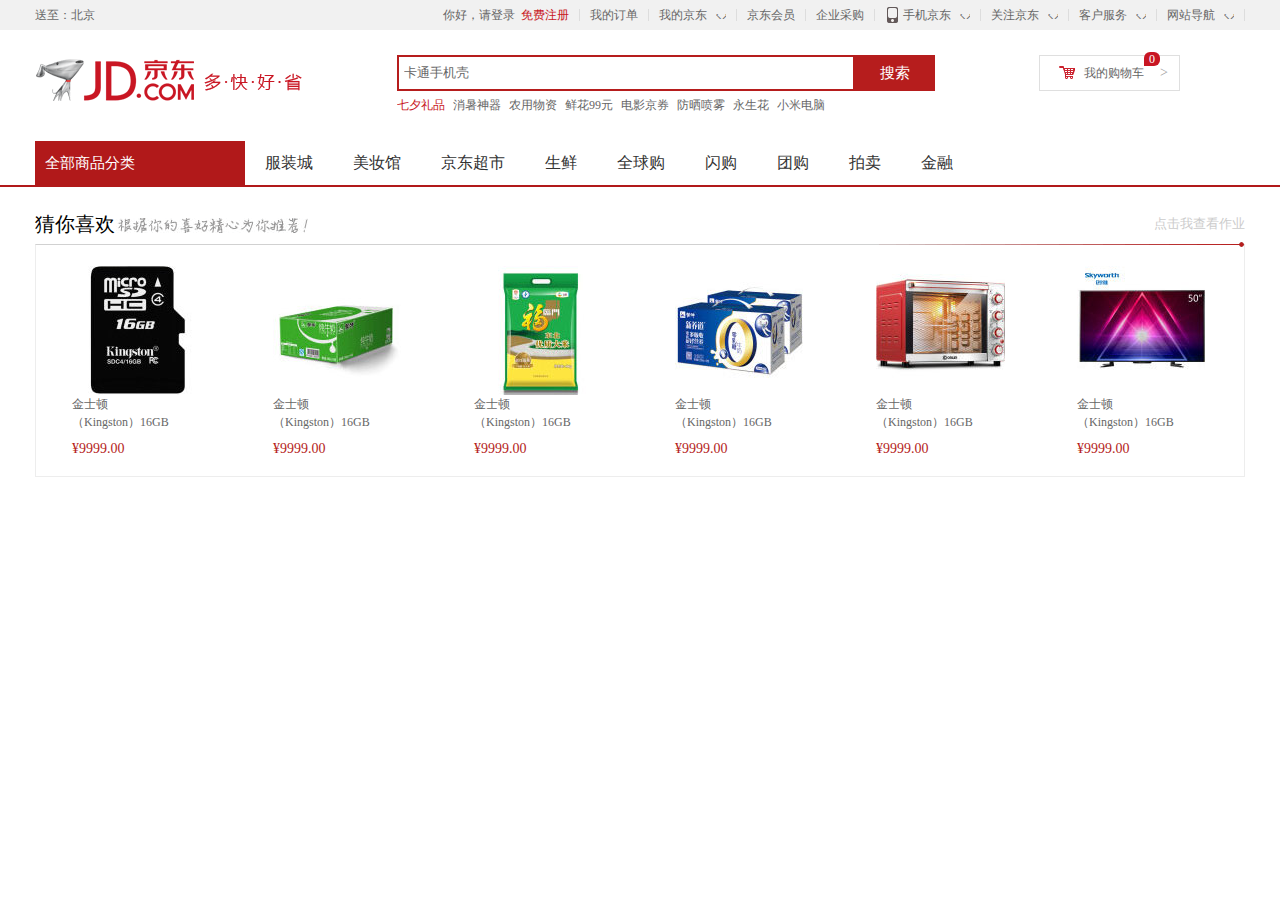
<file: ajax.html>
<!doctype html>
<html>
<head>
<meta charset="utf-8">
<title>无标题文档</title>
<link href="css/style.css" rel="stylesheet" type="text/css">
	<style>
        @keyframes run{0%{right:800px; opacity:0;} 100%{right:0; opacity:1;}}
        .page2{width:1210px; margin:0 auto;}
        .page2 .title h2{height:40px; line-height:40px; font-size:20px; font-weight:normal; padding-top:17px; position:relative;}
        .page2 .title h2 i{position:absolute; width:193px; height:18px; background:url(images/homebg.png) no-repeat left -100px;top:30px; left:81px;}
        .page2 .title span{ cursor: pointer; float: right; color:#ccc; font-size: 13px;}
        .page2 .con{height:231px; border:1px solid #ededed; border-top-color:#d1d1d1; position:relative;}
        .page2 .con:hover i{animation:run 1s;}
        .page2 .con i{position:absolute; top:-3px; right:0; width:365px; height:5px; background:url(images/homebg.png) no-repeat 0 -124px;}
        .page2 .con li{float:left; padding: 21px 36px 0;}
        .page2 .con li .pic{width:129px; height:129px; font-size:0; overflow:hidden;}
        .page2 .con li .font a{display:block; font-size:12px; line-height:18px;}
        .page2 .con li .font span{color:#b51d1a; font-size:14px; line-height:36px;}
    </style>
	<script src="js/jquery-3.1.0.js"></script>
    <script>
        $(function(){
            $(".title span").on("click",function(){
                $.getJSON("data/page.json",function(data){

                    $(".con ul li").each(function(index){
                        $(this).html('' +
                            '<div class="pic">' +
                                '<a href="#"><img src="'+data[index].pic+'"></a>' +
                            '</div>'+
                            '<div class="font">'+
                                '<a href="#">'+data[index].name+'<br>'+data[index].type+'</a>'+
                                '<span>¥'+data[index].num+'</span>'+
                            '</div>'
                        )
                    })
                })

            })
        });
    </script>
</head>

<body>
<div class="header">
	<div class="h_top">
    	<div class="inner clearfix">
        	<div class="diqu">送至：北京</div>
            <ul>
            	<li><a href="#" class="first">你好，请登录</a><a href="#" class="active">免费注册</a></li>
                <li class="line"></li>
                <li><a href="#">我的订单</a></li>
                <li class="line"></li>
                <li class="bj"><a href="#">我的京东<i>◇</i></a></li>
                <li class="line"></li>
                <li><a href="#">京东会员</a></li>
                <li class="line"></li>
                <li><a href="#">企业采购</a></li>
                <li class="line"></li>
                <li class="bj"><a href="#"><span></span>手机京东<i>◇</i></a></li>
                <li class="line"></li>
                <li class="bj"><a href="#">关注京东<i>◇</i></a></li>
                <li class="line"></li>
                <li class="bj"><a href="#">客户服务<i>◇</i></a></li>
                <li class="line"></li>
                <li class="bj"><a href="#">网站导航<i>◇</i></a></li>
                <li class="line"></li>
            </ul>
        </div>
    </div>
    <div class="mid clearfix">
    	<div class="logo"><a href="#"><img src="images/logo-201305.png"></a></div>
        <div class="search">
        	<form>
            	<input type="text" value="卡通手机壳" class="text">
                <input type="submit" value="搜索" class="sub">
            </form>
            <div class="tags">
                <a href="#" class="active">七夕礼品</a>
                <a href="#">消暑神器</a>
                <a href="#">农用物资</a>
                <a href="#">鲜花99元</a>
                <a href="#">电影京券</a>
                <a href="#">防晒喷雾</a>
                <a href="#">永生花</a>
                <a href="#">小米电脑</a>
            </div>
        </div>
        <div class="buy">
        	<a href="#">我的购物车</a>
            <i>></i>
            <div class="number">0</div>
        </div>
   </div>
   <div class="bot clearfix">
    	<div class="nav">全部商品分类</div>
        <ul>
        	<li><a href="#">服装城</a></li>
        	<li><a href="#">美妆馆</a></li>
        	<li><a href="#">京东超市</a></li>
        	<li><a href="#">生鲜</a></li>
        	<li><a href="#">全球购</a></li>
        	<li><a href="#">闪购</a></li>
        	<li><a href="#">团购</a></li>
        	<li><a href="#">拍卖</a></li>
        	<li><a href="#">金融</a></li>
        </ul>
   </div>
</div>
<div class="page2">
	<div class="inner">
		<div class="title">
			<h2>猜你喜欢<i></i><span>点击我查看作业</span></h2>
		</div>
		<div class="con">
			<i></i>
			<ul>
				<li>
					<div class="pic"><a href="#"><img src="images/content_icon_03.jpg"></a></div>
					<div class="font">
						<a href="#">金士顿<br>（Kingston）16GB</a>
						<span>¥9999.00</span>
					</div>
				</li>
				<li>
					<div class="pic"><a href="#"><img src="images/content_icon_05.jpg"></a></div>
					<div class="font">
						<a href="#">金士顿<br>（Kingston）16GB</a>
						<span>¥9999.00</span>
					</div>
				</li>
				<li>
					<div class="pic"><a href="#"><img src="images/content_icon_07.jpg"></a></div>
					<div class="font">
						<a href="#">金士顿<br>（Kingston）16GB</a>
						<span>¥9999.00</span>
					</div>
				</li>
				<li>
					<div class="pic"><a href="#"><img src="images/content_icon_09.jpg"></a></div>
					<div class="font">
						<a href="#">金士顿<br>（Kingston）16GB</a>
						<span>¥9999.00</span>
					</div>
				</li>
				<li>
					<div class="pic"><a href="#"><img src="images/content_icon_11.jpg"></a></div>
					<div class="font">
						<a href="#">金士顿<br>（Kingston）16GB</a>
						<span>¥9999.00</span>
					</div>
				</li>
				<li>
					<div class="pic"><a href="#"><img src="images/content_icon_13.jpg"></a></div>
					<div class="font">
						<a href="#">金士顿<br>（Kingston）16GB</a>
						<span>¥9999.00</span>
					</div>
				</li>
			</ul>
		</div>
	</div>
</div>

</body>
</html>
</file>
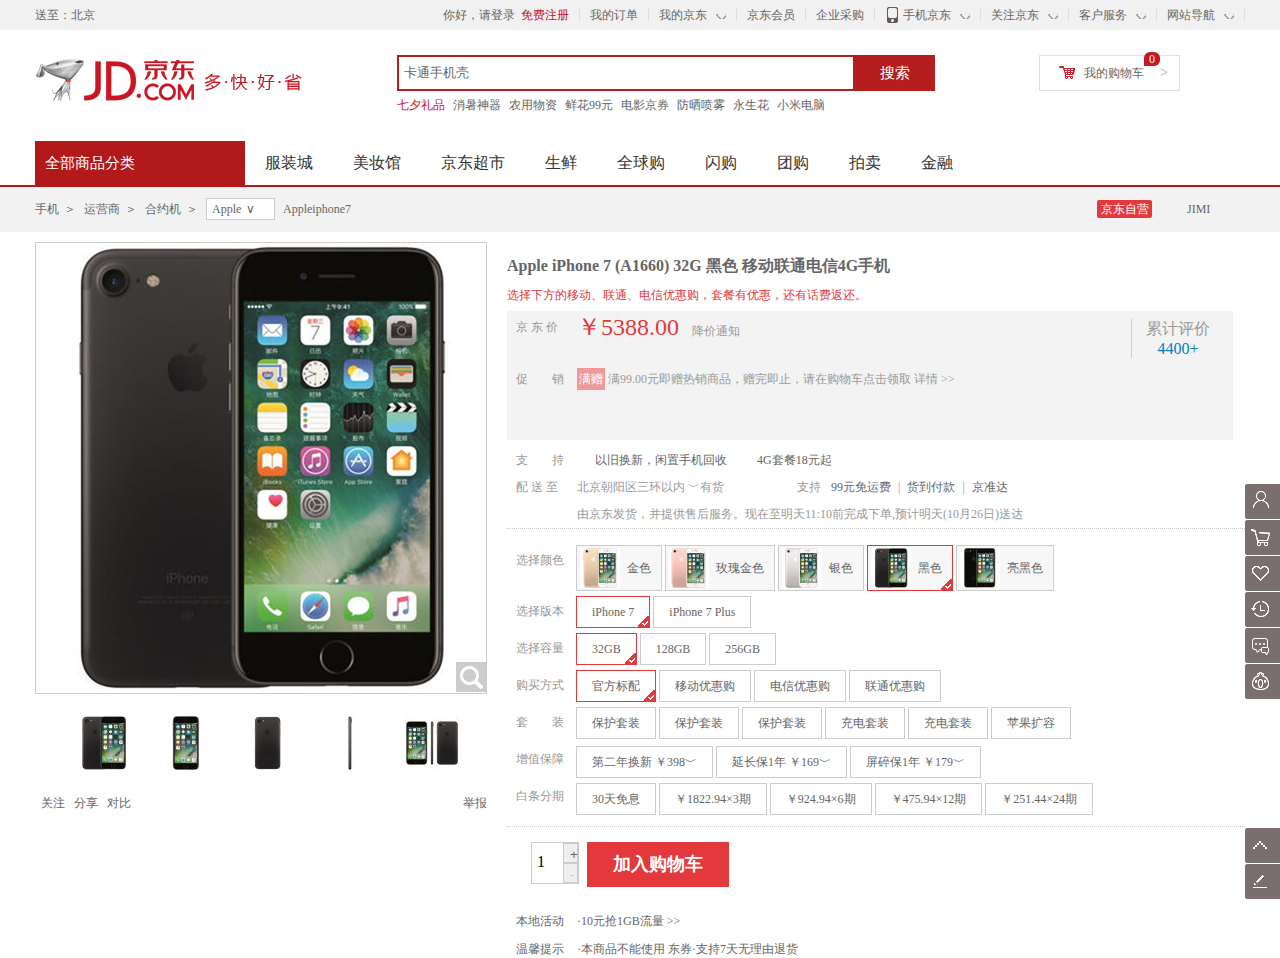
<file: fangdajing.html>
<!doctype html>
<html>
<head>
<meta charset="utf-8">
<title>无标题文档</title>
<link href="css/style.css" rel="stylesheet" type="text/css">
<link href="css/list.css" rel="stylesheet" type="text/css">
	<script src="js/jquery-3.1.0.js"></script>
	<script>
        $(function(){
            $("#smlpic li").on("mouseenter",function(){
                var index=$(this).index()+1;
                console.log(index)
                $(this).css("border-color","#e3393c").siblings().css("border-color","#fff")
                $("#img1").attr("src","images/0"+index+".jpg")
                $("#img2").attr("src","images/d"+index+".jpg")
            })
        })
	</script>
</head>

<body>
<div class="header">
	<div class="h_top">
    	<div class="inner clearfix">
        	<div class="diqu">送至：北京</div>
            <ul>
            	<li><a href="#" class="first">你好，请登录</a><a href="#" class="active">免费注册</a></li>
                <li class="line"></li>
                <li><a href="#">我的订单</a></li>
                <li class="line"></li>
                <li class="bj"><a href="#">我的京东<i>◇</i></a></li>
                <li class="line"></li>
                <li><a href="#">京东会员</a></li>
                <li class="line"></li>
                <li><a href="#">企业采购</a></li>
                <li class="line"></li>
                <li class="bj"><a href="#"><span></span>手机京东<i>◇</i></a></li>
                <li class="line"></li>
                <li class="bj"><a href="#">关注京东<i>◇</i></a></li>
                <li class="line"></li>
                <li class="bj"><a href="#">客户服务<i>◇</i></a></li>
                <li class="line"></li>
                <li class="bj"><a href="#">网站导航<i>◇</i></a></li>
                <li class="line"></li>
            </ul>
        </div>
    </div>
    <div class="mid clearfix">
    	<div class="logo"><a href="#"><img src="images/logo-201305.png"></a></div>
        <div class="search">
        	<form>
            	<input type="text" value="卡通手机壳" class="text">
                <input type="submit" value="搜索" class="sub">
            </form>
            <div class="tags">
                <a href="#" class="active">七夕礼品</a>
                <a href="#">消暑神器</a>
                <a href="#">农用物资</a>
                <a href="#">鲜花99元</a>
                <a href="#">电影京券</a>
                <a href="#">防晒喷雾</a>
                <a href="#">永生花</a>
                <a href="#">小米电脑</a>
            </div>
        </div>
        <div class="buy">
        	<a href="#">我的购物车</a>
            <i>></i>
            <div class="number">0</div>
        </div>
   </div>
   <div class="bot clearfix">
    	<div class="nav">全部商品分类</div>
        <ul>
        	<li><a href="#">服装城</a></li>
        	<li><a href="#">美妆馆</a></li>
        	<li><a href="#">京东超市</a></li>
        	<li><a href="#">生鲜</a></li>
        	<li><a href="#">全球购</a></li>
        	<li><a href="#">闪购</a></li>
        	<li><a href="#">团购</a></li>
        	<li><a href="#">拍卖</a></li>
        	<li><a href="#">金融</a></li>
        </ul>
   </div>
</div>
<div id="main" class="clear">
    <div class="main_top">
	    <div class="inner">
		   <div class="main_top_l">
		       <a href="javascript:;">手机</a><span>＞</span>
		       <a href="javascript:;">运营商</a><span>＞</span>
		       <a href="javascript:;">合约机</a><span>＞</span>
		       <a class="a1" href="javascript:;">Apple<span>∨</span></a>
		       <span>Appleiphone7</span>
		   </div>
		   <div class="main_top_r">
		   <a class="a2" href="javascript:;">京东自营</a>
		   <span></span><a href="javascript:;">JIMI</a>
		   </div>
		</div>
	</div>
   
    <div class="main_body inner clear">
	     <div class="pic clear">
		    <div id="big_pic" class="big_pic">
				<span class="mirror"></span>
				<img class="img3" id="img1" src="images/01.jpg">
				<img class="img1" src="images/sousuo_03.jpg">
			</div>
			<div id="glass" class="glass"><img id="img2" src="images/d1.jpg"></div>
			<div class="small_pic clear">
			     <div class="arrow_r"><i class="fa fa-chevron-left"></i></div>
				   <ul id="smlpic">
						<li class="border1"><img  src="images/001(1).jpg"></li>
						<li><img src="images/002.jpg"></li> 
						<li><img src="images/003.jpg"></li> 				
						<li><img src="images/004.jpg"></li> 				
						<li><img src="images/005.jpg"></li> 				
				   </ul>
				  <div class="arrow_l"><i class="fa fa-chevron-right"></i></div>  
			</div>
			<div class="view">
			    <div class="view_l">
				   <a href="javascript:;"><i class="fa fa-heart"></i>关注</a>
				   <a href="javascript:;"><i class="fa fa-share-alt"></i>分享</a>
				   <a href="javascript:;"><i class="fa fa-arrows-v"></i>对比</a>
				</div>
			    <div class="view_r">
				   <a href="javascript:;">举报</a>
				</div>
			</div>
		 </div>
		 
		 <div class="info">
		    <h3>Apple iPhone 7 (A1660) 32G 黑色 移动联通电信4G手机</h3>
			<p class="p1">选择下方的移动、联通、电信优惠购，套餐有优惠，还有话费返还。</p>
			<div class="above">
			    <dl>
				   <dt>京 东 价</dt>
				   <dd>
				    <span class="span1">￥5388.00</span>
                    <a href="javascript:;">降价通知</a> 					
				   </dd>
				</dl>   
				<dl>   
				   <dt>促　　销</dt>
				   <dd>
				    <span class="span2">满赠</span>
                    <span class="span3">满99.00元即赠热销商品，赠完即止，请在购物车点击领取</span>   <a href="javascript:;">详情 >></a>					
				   </dd>
				</dl>
                <div class="add"><p>累计评价</p><span>4400+</span></div>				
			</div>
			<div class="follow">
			    <dl>
					  <dt class="dt2">支　　持</dt>
					  <dd>
						<a class="a1" href="javascript:;">以旧换新，闲置手机回收</a>　<a class="a1" href="javascript:;">4G套餐18元起 </a> 
					  </dd>
				</dl>
				<dl>	  
					  <dt>配 送 至</dt>
					  <dd>
					  　<p>北京朝阳区三环以内 ﹀<span>有货</span></p>
						<p id="p3"><span>支持</span><a href="javascript:;">99元免运费</a><i>|</i><a href="javascript:;">货到付款</a><i>|</i><a href="javascript:;">京准达</a><a href="javascript:;">211限时达</a><i>|</i><a href="javascript:;">自提</a></p>　
					  </dd>
				</dl>
				<dl>	  
					  <dt></dt>
					  <dd>由京东发货，并提供售后服务。现在至明天11:10前完成下单,预计明天(10月26日)送达</dd>
				</dl>
			</div>
			<div id="info_bottom" class="bottom">
			    <dl id="dl1" class="dl3">
				  <dt>选择颜色</dt>
				  <dd>
				    <a href="javascript:;"><img src="images/222.jpg">金色</a>
                    <a href="javascript:;"><img src="images/333.jpg">玫瑰金色</a> 
                    <a href="javascript:;"><img src="images/444.jpg">银色</a> 
                    <a class="ac1" href="javascript:;"><img src="images/555.jpg">黑色<i></i></a>   					
                    <a href="javascript:;"><img src="images/666.jpg">亮黑色</a>   					
				  </dd>
				</dl>
				 <dl id="dl2">
				  <dt>选择版本</dt>
				  <dd>
				    <a class="ac1" href="javascript:;">iPhone 7<i></i></a>
				    <a href="javascript:;">iPhone 7 Plus</a>
				  </dd>
				</dl>
				 <dl id="dl3">
				  <dt>选择容量</dt>
				  <dd>
				    <a class="ac1" href="javascript:;">32GB<i></i></a>
				    <a href="javascript:;">128GB</a>
				    <a href="javascript:;">256GB</a>
				  </dd>
				</dl>
				 <dl id="dl4">
				  <dt>购买方式</dt>
				  <dd>
				    <a class="ac1" href="javascript:;">官方标配<i></i></a>
				    <a href="javascript:;">移动优惠购</a>
				    <a href="javascript:;">电信优惠购</a>
				    <a href="javascript:;">联通优惠购</a>
				  </dd>
				</dl>
				 <dl id="dl5">
				  <dt>套　　装</dt>
				  <dd>
				    <a href="javascript:;">保护套装</a>
				    <a href="javascript:;">保护套装</a>
				    <a href="javascript:;">保护套装</a>
				    <a href="javascript:;">充电套装</a>
				    <a href="javascript:;">充电套装</a>
				    <a href="javascript:;">苹果扩容</a>
				  </dd>
				</dl>
				 <dl id="dl6">
				  <dt>增值保障</dt>
				  <dd>
				    <a href="javascript:;">第二年换新 ￥398﹀</a>
				    <a href="javascript:;">延长保1年 ￥169﹀</a>
				    <a href="javascript:;">屏碎保1年 ￥179﹀</a>
					<i class="fa fa-question-circle"></i>
					
				  </dd>
				</dl>
				 <dl id="dl7">
				  <dt>白条分期</dt>
				  <dd>
				    <a href="javascript:;">30天免息</a>
				    <a href="javascript:;">￥1822.94×3期</a>
				    <a href="javascript:;">￥924.94×6期</a>
				    <a href="javascript:;">￥475.94×12期</a>
				    <a href="javascript:;">￥251.44×24期</a>
					<i class="fa fa-question-circle"></i>
				  </dd>
				</dl>
			</div>
			<div id="adds">
			   <div class="car">
			      <div class="math">
				    <div id="num" class="num">1</div>
				    <button class="btn1" type="button">+</button><button class="btn2" type="button">-</button>
				  </div>
                    <a href="javascript:;">加入购物车</a>				  
			   </div>
			   <dl>
			    <dt>本地活动</dt>
				<dd><a href="javascript:;">·10元抢1GB流量 >></a></dd>
			   </dl>
			   <dl>
			    <dt>温馨提示</dt>
				<dd><span>·本商品不能使用 东券</span><span>·支持7天无理由退货</span></dd>
			   </dl>
			</div>
		 </div>
	</div>
</div>
<div class="sidebar">
    <ul class="ul1">
        <li><a href="#" class="a3"><span>顶部</span></a> </li>
        <li><a href="#" class="a2"><span>反馈</span></a> </li>
    </ul>
    <ul class="ul2">
        <li><a href="#" class="a9"><span>咨询JIMI</span></a> </li>
        <li><a href="#" class="a8"><span>我的消息</span></a> </li>
        <li><a href="#" class="a7"><span>我的足迹</span></a> </li>
        <li><a href="#" class="a6"><span>我的关注</span></a> </li>
        <li><a href="#" class="a5"><span>购物车</span></a> </li>
        <li><a href="#" class="a4"><span>京东会员</span></a> </li>
    </ul>
</div>

</body>
</html>
<script src="js/hx.js"></script>
<script src="js/list.js"></script>
</file>
<file: css/style.css>
@charset "utf-8";
/* CSS Document */
body,h1,h2,h3,h4,h5,h6,p,ul,li,input,option,textarea,dl,dt,dd{margin:0; padding:0;}
textarea,input,img{border:none;}
a{text-decoration:none; color:#666;}
a:hover{color:#c81623;}
i{font-style:normal;font-family:consolas;}
ul{list-style:none;}
img,input{border:none;}
body{font-family:"Microsoft YaHei"; background-color:#fff;}
.clearfix:after{content:"200B"; display:block; height:0; font-size:0; clear:both;}
.clearfix{*zoom:1;}
/*里面盒子*/
.inner{width:1210px; margin:0 auto;}
/*头部样式*/
.header{border-bottom:2px solid #b1191a;}
.h_top{background:#f1f1f1;}
.h_top .diqu{height:30px; line-height:30px; font-size:12px; font-family:"宋体"; color:#666; float:left;}
.h_top ul{float:right;}
.h_top ul li{float:left;height:30px; line-height:30px; font-size:12px; font-family:"宋体";}
.h_top ul li a{color:#666; padding:0 10px; display:inline-block;}
.h_top ul li a span{display:inline-block; width:15px; height:20px; background:url(../images/jd2015img.png) no-repeat left top; float:left; margin:5px 3px 0 0;}
.h_top ul li a:hover span{background-position:0 -25px;}
.h_top ul .bj:hover{background-color:#fff;}
.h_top ul li a i{width:10px; height:5px; display:inline-block; line-height:0px; overflow:hidden; font-size:15px; font-family:"Microsoft YaHei"; margin-left:9px;}
.h_top ul li a:hover{color:#c81623;}
.h_top ul li .active{color:#c81623; padding-left:0;}
.h_top ul li .first{padding-right:6px;}
.h_top ul .line{height:12px; width:1px; background:#ddd; margin-top:9px;}
.header .mid{width:1210px; margin:0 auto; padding-bottom:11px;}
.header .mid .logo{float:left; padding-top:20px;}
.header .mid .search{float:left; padding:25px 0 0 92px;}
.header .mid .search .text{width:449px; height:32px; border:2px solid #b61d1d; float:left; padding-left:5px; color:#666; line-height:32px;}
.header .mid .search .sub{width:80px; height:36px; background:#b61d1d; font-size:15px; color:#fff; font-family:"Microsoft YaHei"; cursor:pointer; line-height:36px; text-align:center;}
.header .mid .tags{width:538px; overflow:hidden;}
.header .mid .tags a{color:#666; font:12px/28px "宋体"; float:left; margin-right:8px;}
.header .mid .tags .active{color:#c81623;}
.header .mid .tags a:hover{color:#c81623;}
.header .mid .buy{float:right; width:139px; height:34px; background:#f9f9f9; border:1px solid #dfdfdf; margin:25px 65px 0 0; background:url(../images/jd2015img.png) no-repeat 18px -49px; position:relative;}
.header .mid .buy a{font:12px/34px "宋体"; margin-left:44px; display:inline-block; color:#666;}
.header .mid .buy a:hover{color:#c81623;}
.header .mid .buy i{float:right; color:#a2a2a2; font-size:14px; line-height:34px; margin-right:11px;}
.header .mid .buy .number{padding:0 5px; height:14px; background:#c81623; color:#fff; font-size:12px; text-align:center; line-height:14px; position:absolute; top:-4px; left:104px; border-radius:6px 6px 6px 0;}
.header .bot{width:1210px; margin:0 auto; padding-top:11px;}
.header .bot .nav{float:left; width:200px; height:44px; background:#b1191a; color:#fff; padding-left:10px; font:15px/44px "Microsoft YaHei";}
.header .bot ul{float:left;}
.header .bot ul li{float:left; padding:0 20px; height:44px; line-height:44px;}
.header .bot ul li a{color:#333;}
.header .bot ul li a:hover{color:#c81623;}
/*page1样式*/
.page1 .wrap{width:210px; float:left; position:relative;}
/*弹窗样式*/
.page1 .wrap .popup{width:999px; border:1px solid #b61d1d; background:#f7f7f7; position:absolute; top:-1px; left:209px; z-index:20; min-height:465px; display:none;}
.page1 .wrap .popup .section{display:none;}
.page1 .wrap .left{float:left; width:725px;}
.page1 .wrap .left .brand{padding:20px 0 0 10px; overflow:hidden; width:715px; height:24px;}
.page1 .wrap .left .brand a{color:#fff; background:#7c7171; font-size:12px; float:left; height:24px; line-height:24px; padding:0 31px 0 8px; margin-left:10px; position:relative;}
.page1 .wrap .left .brand i{width:23px; height:23px; background:#5c5251; text-align:center; position:absolute; top:1px; right:0;}
.page1 .wrap .left .brand a:hover{background:#c81623;}
.page1 .wrap .left .brand a:hover i{background:#b1191a;}
.page1 .wrap .left .brand .active{background:#c81623;}
.page1 .wrap .left .brand .active i{background:#b1191a;}
.page1 .wrap .left .menu{padding:6px 0 0 20px;}
.page1 .wrap .left .menu dl{padding-top:10px;}
.page1 .wrap .left .menu dt{float:left; width:84px; font-size:12px; font-weight:bold; text-align:right; position:relative;}
.page1 .wrap .left .menu dt a{font-size:12px; height:21px; line-height:21px; width:55px; color:#666; display:block;}
.page1 .wrap .left .menu dt a i{position:absolute; top:0; right:17px;}
.page1 .wrap .left .menu dt a:hover{color:#c81623;}
.page1 .wrap .left .menu dd{float:left; width:621px; font-size:12px; border-bottom:1px solid #f2f2f2; padding-bottom:2px;}
.page1 .wrap .left .menu dd a{height:16px; line-height:16px; border-left:1px solid #e5e5e5; padding:0 8px; margin-bottom:8px; float:left; color:#666;}
.page1 .wrap .left .menu dd a:hover{color:#c81623;}

.page1 .wrap .right{float:right;}
.page1 .wrap .right .shangbiao{margin:20px 19px 0 0;width:168px;}
.page1 .wrap .right .shangbiao a{float:left; width:83px; height:35px; margin:0 1px 1px 0;}
.page1 .wrap .right .shangbiao a img{width:100%; height:100%;}
.page1 .wrap .right .tu{margin-top:10px;}
.page1 .wrap .right .tu a{width:168px; height:134px; display:block; margin-bottom:1px;}
.page1 .wrap .right .tu a img{width:100%; height:100%;}

.page1 .list_nav{width:209px; float:left; border-left:1px solid #b61d1d; background:#c81623; border-bottom:1px solid #b61d1d; position:relative; z-index:5;}
.page1 .list_nav li{height:31px; line-height:31px; position:relative;}
.page1 .list_nav .ac{background:#f7f7f7;}
.page1 .list_nav .ac a{color:#c81623;}
.page1 .list_nav .ac h3{color:#c81623;}

.page1 .list_nav li h3{font-weight:normal; color:#fff; padding:0 10px; width:168px; height:31px; overflow:hidden;font-size:14px; }
.page1 .list_nav li i{color:#fff; position:absolute; right:13px; top:0; font-size:14px;}
.page1 .list_nav li a{color:#fff;}



#slide ol { position: absolute;right: 20px; bottom: 20px; z-index: 2; }
#slide ol li { float: left; margin-right: 3px; display: inline; cursor: pointer; background: #fcf2cf; border: 1px solid #f47500; padding: 2px 6px; color: #d94b01; font-family: arial; font-size: 12px; }
#slide .ac { padding: 3px 8px; font-weight: bold; color: #ffffff; background: #ffb442; position: relative; bottom: 2px; }

#slide ul { position: absolute; top: 0; left: 0; z-index: 1; }
#slide ul li {width:730px; height:454px; float: left; position:absolute; top:0; left:0; display:none;}
#slide ul img {width:730px; height:454px;}

#slide .moveBtn { width: 40px; height:40px; line-height:35px; font-size:30px;color: #fff; text-align: center;background: #333; opacity:.4; position: absolute; top: 50%; margin-top:-20px; z-index: 2; }
#slide .prev { left: 10px; }
#slide .next { right: 10px; }
</file>
<file: css/index.css>
@charset "utf-8";
/* CSS Document */
.page1{background:url(../images/page1bg.jpg) no-repeat center top;}
.page1 .banner{width:730px; height:454px; margin:12px 10px 0; float:left; overflow:hidden; position: relative;}
.page1 .right_text{float:right; width:250px; padding-top:12px;}
.page1 .news{border:1px solid #e4e4e4; height:163px;}
.page1 .news .title{height:32px; border-bottom:1px dashed #e8e8e7; padding:0 15px;}
.page1 .news .title h2{float:left; font:16px/32px "Microsoft YaHei"; font-weight:normal; color:#666;}
.page1 .news .title a{float:right; font-size:12px; color:#666; line-height:32px;}
.page1 .news .title a:hover{color:#c81623;}
.page1 .news ul{padding:6px 15px 0;}
.page1 .news ul li{height:24px; line-height:24px;}
.page1 .news ul li a{font-size:12px; font-family:"宋体"; color:#666; width:218px; height:24px; display:block; white-space:nowrap; text-overflow:ellipsis; overflow:hidden;}
.page1 .news ul li a span{font-weight:bolder;}
.page1 .news ul li a:hover{color:#c81623;}

.page1 .icon{height:208px; width:248px; border:1px solid#e4e4e4; border-top:none; overflow:hidden;}
.page1 .icon ul{width:255px;}
.page1 .icon ul li{border-right:1px solid#e4e4e4; border-bottom:1px solid#e4e4e4; width:62px; height:70px; float:left; text-align:center; position:relative;}
.page1 .icon ul li i{display:block; width:25px; height:25px; position:absolute; top:13px; left:18px; background:url(../images/icon1.png) no-repeat;}
.page1 .icon ul li .er{background-position:0 -25px;}
.page1 .icon ul li .san{background-position:0 -50px;}
.page1 .icon ul li .si{background-position:0 -75px;}
.page1 .icon ul li .wu{background-position:0 -100px;}
.page1 .icon ul li .liu{background-position:0 -125px;}
.page1 .icon ul li .qi{background-position:0 -150px;}
.page1 .icon ul li .ba{background-position:0 -175px;}
.page1 .icon ul li .jiu{background-position:0 -200px;}
.page1 .icon ul li .shi{background-position:0 -225px;}
.page1 .icon ul li .shiyi{background-position:0 -250px;}
.page1 .icon ul li .shier{background-position:0 -275px;}
.page1 .icon ul li span{height:30px; line-height:30px; padding-top:40px; font:12px "宋体"; display:inline-block; color:#666;}
.page1 .icon ul li:hover span{color:#c81623;}
.page1 .right_text .pic{width:250px; height:75px; overflow:hidden; margin-top:5px;}

.clock1{width:1210px; margin:0 auto; padding-top:10px;}
.clock1 a{display:block; float:left; width:249px; height:164px; font-size:0; overflow:hidden; margin-right:1px;}
.clock1 .clock_wrap{width:210px;height:151px;background:url(../images/homebg.png) no-repeat 0 -136px;float:left;position:relative;}
.clock1 .clock{width:43px;height:43px;border:7px solid #fff;border-radius:50%;position:absolute;left:72px;top:31px;}
.clock1 .clock:before{content:"";width:7px;height:7px;background:#fff;position:absolute;left:18px;top:18px;border-radius:50%;}
.clock1 .clock .hour{width:5px;height:17px;background:#fff;border-radius:2px;transform:rotate(30deg);position:absolute;top:5px;left:24px;}
.clock1 .clock .minute{position:absolute;left:5px;top:19px;}
.clock1 .clock .minute:after{content: "";width:5px;height:21px;background:#fff;border-radius:2px;position:absolute;left:14px;top:-17px;animation:clock 20s steps(60,end) infinite;transform-origin:bottom;}
.clock1 .clock .ball{position:absolute;left:19px;top:-6px;width:1px;height:28px;animation:clock 10s linear infinite;transform-origin:bottom;}
.clock1 .clock .ball:after{content:"";position:absolute;left:0;top:0;width:5px;height:5px;background-color:#5e5252;border-radius:50%;}
@keyframes clock{0%{transform:rotate(0);}100%{transform:rotate(360deg);}}

@keyframes run{0%{right:800px; opacity:0;} 100%{right:0; opacity:1;}}
.page2{width:1210px; margin:0 auto;}
.page2 .title h2{height:40px; line-height:40px; font-size:20px; font-weight:normal; padding-top:17px; position:relative;}
.page2 .title h2 i{position:absolute; width:193px; height:18px; background:url(../images/homebg.png) no-repeat left -100px;top:30px; left:81px;}
.page2 .con{height:231px; border:1px solid #ededed; border-top-color:#d1d1d1; position:relative;}
.page2 .con:hover i{animation:run 1s;}
.page2 .con i{position:absolute; top:-3px; right:0; width:365px; height:5px; background:url(../images/homebg.png) no-repeat 0 -124px;}
.page2 .con li{float:left; padding: 21px 36px 0;}
.page2 .con li .pic{width:129px; height:129px; font-size:0; overflow:hidden;}
.page2 .con li .font a{display:block; font-size:12px; line-height:18px;}
.page2 .con li .font span{color:#b51d1a; font-size:14px; line-height:36px;}

.page3 h2{line-height:34px; height:34px; font-size:20px; font-weight:normal; padding-top:22px;}
.page3 .con{height:405px; border:1px solid #ededed;}
.page3 .con .left{height:405px; float:left; overflow:hidden;}
.page3 .con .left .top_text a{background:#f7f7f7; display:block; border-bottom:1px solid #ededed; border-right:1px solid #ededed;}
.page3 .con .left .top_text h4{height:40px; line-height:40px; font-size:14px; color:#333; text-align:center; border-bottom:1px dashed #e0e0e0; margin:0 20px;}
.page3 .con .left .top_text .pic{font-size:0; width:403px; height:205px; overflow:hidden;}
.page3 .con .left .top_text .font_pic{position:relative;}
.page3 .con .left .top_text .font{position:absolute; top:59px; left:45px;}
.page3 .con .left .top_text .font h5{font-size:16px; color:#333; height:38px; line-height:38px;}
.page3 .con .left .top_text .font span{font-size:12px; color:#333; height:18px; line-height:18px;}
.page3 .con .left .top_text .font p{font-size:12px; color:#c81623; height:19px; line-height:19px;}
.page3 .con .left .bot_text a{background:#f7f7f7; display:block;width:201px; border-right:1px solid #ededed; float:left; height:158px;}
.page3 .con .left .bot_text .pic{font-size:0; width:201px; height:158px; overflow:hidden;}
.page3 .con .left .bot_text .font_pic{position:relative;}
.page3 .con .left .bot_text .font{position:absolute; top:45px; left:10px;}
.page3 .con .left .bot_text .font h5{font-size:16px; color:#333; height:38px; line-height:38px;}
.page3 .con .left .bot_text .font span{font-size:12px; color:#333; height:18px; line-height:18px;}
.page3 .con .left .bot_text .font p{font-size:12px; color:#c81623; height:19px; line-height:19px;}
.page3 .con .mid{height:405px;width:229px;}
.page3 .con .mid .top_text a{background:#fff;}
.page3 .con .mid .top_text .pic{width:228px; height:205px;}
.page3 .con .mid .bot_text a{width:228px; height:158px;}
.page3 .con .mid .bot_text .pic{width:228px; height:158px;}
.page3 .con .icon{float:left; width:171px;}
.page3 .con .icon .i_left{border-right:1px dashed #e0e0e0; width:85px; float:left; font-size:0; margin-top:13px; height:381px; overflow:hidden;}
.page3 .con .icon .i_left ul{margin-top:-13px;}
.page3 .con .icon .i_left li{width:74px; border-bottom:1px dashed #e0e0e0; margin-left:11px;}
.page3 .con .icon .i_left li a{display:block; width:85px; text-align:center; margin-left:-11px; height:57px; overflow:hidden;}
.page3 .con .icon .i_right{border-right:none;}
.page3 .con .icon .i_right li{margin-left:0;}
.page3 .con .icon .i_right li a{margin-left:0;}


.advert{width:1210px; margin:0 auto; font-size:0; padding-top:20px;}

/*page4公用样式*/
.page4{width:1210px; margin:0 auto;}
.page4 .title{border-bottom:1px solid #c81623; margin-top:15px;}
.page4 .title i{width:31px;height:25px;background:url(../images/product_home_1.0.0.png) no-repeat 0 -35px;display:block;float:left;margin-top:7px;font-size:12px;color:#fff;padding:7px 0 0 3px;}
.page4 .title i:hover{background-position: 0 0;}
.page4 .title h2{float:left; height:41px; line-height:41px; font-size:16px; font-weight:normal; padding-left:9px;}
.page4 .title ul{float:right; border:1px solid #ededed; border-bottom:none; margin-top:6px;}
.page4 .title li{float:left; height:31px; line-height:31px; position:relative; border-left:1px solid #fff; border-right:1px solid #fff; border-top:3px solid #fff;}
.page4 .title li span{width:1px; height:14px; background:#ccc; position:absolute; top:10px; right:-2px; z-index:2;}
.page4 .title li a{font-size:12px; color:#666; font-family:"宋体"; padding:0 16px; display:block; height:32px;}
.page4 .title li:hover{border-color:#c81623; z-index:3; margin-top:-1px; padding-top:1px;}
.page4 .title li:hover span{display:none;}
.page4 .title li:hover a{height:32px; background:#fff;}
.page4 .title .ac{border-color:#c81623; z-index:3; margin-top:-1px; padding-top:1px;}
.page4 .title .ac span{display:none;}
.page4 .title .ac a{height:32px; background:#fff;}


.page4 .brand_icon{margin-top:10px;}
.page4 .brand_icon li{float:left; background:#f7f7f7; width:121px; height:66px; text-align:center;}
.page4 .brand_icon li a{display:block;width:120px; height:40px; font-size:0; overflow:hidden; margin-top:13px; border-right:1px dotted #ccc;}
.page4 .brand_icon li .active{border-right:none;}
.page4 .content .left,.page4 .content .middle,.page4 .content .right{float:left; overflow:hidden;}
.page4 .content .middle a,.page4 .content .right a{display:block; font-size:0; border-right:1px solid #ededed; border-bottom:1px solid #ededed; overflow:hidden;}
.page4 .content .left .bot{background:rgba(255,255,255,.7);padding:20px 25px;}
.page4 .content .left .bot li a{font-size:12px;font-family:"宋体","微软雅黑";line-height:24px;display:block;float:left;letter-spacing:-1px;padding-right: 7px;}
.page4 .content .left .bot li a:hover{color:#c81623;}
/*主体内容*/
.page4 .one .content{height:632px; overflow:hidden;border-bottom:1px solid #ededed;}
.page4 .one .hide{display:none;}
.page4 .one .content .left{float:left;width:330px; position:relative;}
.page4 .one .content .left .top{font-size:0;height:473px;width:330px; border-bottom:1px solid #ededed; position:relative; overflow:hidden;}
.page4 .one .content .left .top:before{content:''; height:345px; width:80px; transform:skewX(-25deg); background-image:-moz-linear-gradient(left,rgba(255,255,255,0) 0%,rgba(255,255,255,0.2) 50%,rgba(255,255,255,0) 100%);background-image:-webkit-linear-gradient(left,rgba(255,255,255,0) 0%,rgba(255,255,255,0.2) 50%,rgba(255,255,255,0) 100%); background-image:-ms-linear-gradient(left,rgba(255,255,255,0) 0%,rgba(255,255,255,0.2) 50%,rgba(255,255,255,0) 100%); background-image:-o-linear-gradient(left,rgba(255,255,255,0) 0%,rgba(255,255,255,0.2) 50%,rgba(255,255,255,0) 100%); background-image:linear-gradient(left,rgba(255,255,255,0) 0%,rgba(255,255,255,0.2) 50%,rgba(255,255,255,0) 100%); position:absolute; left:-235px; top:0;}
.page4 .one .content .left .top:hover:before{left:430px; transition:all 1s;}
.page4 .one .content .left .mid{height:92px; position:absolute; left:0; top:253px; background:rgba(255,255,255,0.5);}
.page4 .one .content .left .mid ul{padding-left:25px;}
.page4 .one .content .left .mid li{float:left;width:100px;height:26px;padding:10px 0;}
.page4 .one .content .left .mid li a{background:url(../images/clothesicon.png) no-repeat;line-height:26px;font-size:14px;display:inline-block;padding-left:31px;}
.page4 .one .content .left .mid li .aa{background-position:0 -26px;}
.page4 .one .content .left .mid li .bb{background-position:0 -52px;}
.page4 .one .content .left .mid li .cc{background-position:0 -78px;}
.page4 .one .content .left .mid li .dd{background-position:0 -104px;}
.page4 .one .content .left .mid li .ee{background-position:0 -130px;}
.page4 .one .content .left .bot{width:280px; height:88px; position:absolute; left:0; top:345px; background:rgba(255,255,255,0.7); padding:20px 25px; overflow:hidden;}
.page4 .one .content .left .bot li{width:110px;float:left;padding-right:25px;}
.page4 .one .content .left .bot li a{font-size:13px;font-family:"宋体","微软雅黑";line-height:24px;padding-right:7px;display:block;float:left;letter-spacing:-1px;}
.page4 .one .content .left .pic{width:329px; font-size:0; border-right:1px solid #ededed; border-bottom:1px solid #ededed; height:157px; overflow:hidden; position:relative;}
.page4 .one .content .left .pic img{width:100%; height:100%;}
.page4 .one .content .middle{width:440px; float:left;}
.page4 .one .content .middle a{width:439px; display:block; font-size:0; border-right:1px solid #ededed; border-bottom:1px solid #ededed; overflow:hidden;}
.page4 .one .content .right{width:220px; float:left;}
.page4 .one .content .right a{width:219px; display:block; font-size:0; border-right:1px solid #ededed; border-bottom:1px solid #ededed; overflow:hidden;}
.page4 .two .content{height:473px; overflow:hidden;border-bottom:1px solid #ededed;}
.page4 .two .content .left{float:left;width:210px; position:relative;}
.page4 .two .content .left .top:before{content:''; height:345px; width:80px; transform:skewX(-25deg); background-image:-moz-linear-gradient(left,rgba(255,255,255,0) 0%,rgba(255,255,255,0.2) 50%,rgba(255,255,255,0) 100%);background-image:-webkit-linear-gradient(left,rgba(255,255,255,0) 0%,rgba(255,255,255,0.2) 50%,rgba(255,255,255,0) 100%); background-image:-ms-linear-gradient(left,rgba(255,255,255,0) 0%,rgba(255,255,255,0.2) 50%,rgba(255,255,255,0) 100%); background-image:-o-linear-gradient(left,rgba(255,255,255,0) 0%,rgba(255,255,255,0.2) 50%,rgba(255,255,255,0) 100%); background-image:linear-gradient(left,rgba(255,255,255,0) 0%,rgba(255,255,255,0.2) 50%,rgba(255,255,255,0) 100%); position:absolute; left:-235px; top:0;}
.page4 .two .content .left .top:hover:before{left:430px; transition:all 1s;}
.page4 .two .content .left .mid{height:92px; position:absolute; left:0; top:253px; background:rgba(255,255,255,0.5);}
.page4 .two .content .left .mid ul{padding-left:10px;}
.page4 .two .content .left .mid li{float:left;width:98px;height:26px;padding:10px 0;}
.page4 .two .content .left .mid li a{background:url(../images/clothesicon.png) no-repeat;line-height:26px;font-size:14px;display:inline-block;padding-left:31px;}
.page4 .two .content .left .bot{padding:20px 25px;position:absolute; left:0; top:345px; background:rgba(255,255,255,0.7);height:90px;}
.page4 .two .content .left .bot h3{font-size:14px;color:#666;font-weight:normal;line-height:24px;}
.page4 .two .content .left .bot li a{font-size:13px;font-family:"宋体","微软雅黑";line-height:24px;display:block;float:left;padding-right:11px;letter-spacing:-1px;}
.page4 .two .content .middle{float:left;width:340px;}
.page4 .two .content .right{float:left; width:220px;}
.page4 .three .content{height:473px; overflow:hidden;border-bottom:1px solid #ededed;}
.page4 .three .content .left{float:left;width:330px; position:relative;}
.page4 .three .content .left .top:before{content:''; height:250px; width:80px; transform:skewX(-25deg); background-image:-moz-linear-gradient(left,rgba(255,255,255,0) 0%,rgba(255,255,255,0.2) 50%,rgba(255,255,255,0) 100%);background-image:-webkit-linear-gradient(left,rgba(255,255,255,0) 0%,rgba(255,255,255,0.2) 50%,rgba(255,255,255,0) 100%); background-image:-ms-linear-gradient(left,rgba(255,255,255,0) 0%,rgba(255,255,255,0.2) 50%,rgba(255,255,255,0) 100%); background-image:-o-linear-gradient(left,rgba(255,255,255,0) 0%,rgba(255,255,255,0.2) 50%,rgba(255,255,255,0) 100%); background-image:linear-gradient(left,rgba(255,255,255,0) 0%,rgba(255,255,255,0.2) 50%,rgba(255,255,255,0) 100%); position:absolute; left:-235px; top:0;}
.page4 .three .content .left .top:hover:before{left:430px; transition:all 1s;}
.page4 .three .content .left .mid{width:330px;height:46px; position:absolute; left:0; top:237px; background:rgba(255,255,255,0.5);}
.page4 .three .content .left .mid ul{padding:10px 0 10px 25px;}
.page4 .three .content .left .mid li{width:98px;float:left;}
.page4 .three .content .left .mid li a{background:url(../images/mobilesicon.png) no-repeat;line-height:26px;font-size:14px;display:inline-block;padding-left:31px;}
.page4 .three .content .left .mid li .aa{background-position:0 -26px;}
.page4 .three .content .left .mid li .bb{background-position:0 -52px;}
.page4 .three .content .left .bot{height:138px;padding:26px 25px;position:absolute; left:0; top:283px; background:rgba(255,255,255,0.7);}
.page4 .three .content .left .bot .text{float:left;width:120px;padding-right:20px;}
.page4 .three .content .left .bot h3{font-size:14px;color:#666;font-weight:normal;line-height:24px;letter-spacing:-1px;}
.page4 .three .content .middle{width:440px; font-size:0;}
.page4 .three .content .middle a{display:inline-block;}

.page5{width:1210px;height:339px;margin:0 auto;font-size:12px;font-family:"宋体","微软雅黑";line-height:18px;}
.page5 h2{font-size:20px;line-height:36px; height:36px; color:#666;}
.page5 .left{float:left;width:900px;}
.page5 .left .content{width:900px;height:281px;border:1px solid #e5e5e5;border-right:none;}
.page5 .left .content .li1{width:219px;height: 245px;text-align:center;}
.page5 .left .content li{padding:18px 10px;border-right:1px solid #e5e5e5;float:left;width: 199px;height: 104px;}
.page5 .left .content .li1 .pic{padding-bottom:10px;width: 219px;height: 180px;margin-left:27px;}
.page5 .left .content .li1 .text{width:200px;height:47px;overflow:hidden;text-align:left;}
.page5 .left .content .text{float:right;}
.page5 .left .content img{float:left;}
.page5 .left .content p a{font-size:12px;display:inline-block;font-family:"宋体","微软雅黑";line-height:18px;}
.page5 .left .content p{height:18px;overflow:hidden;}
.page5 .left .content span{display: block;color:#e12228;font-size: 16px;font-weight: 700;margin-top:6px;}
.page5 .left .content .pic img{transition:all .5s;}
.page5 .left .content .pic img:hover{transform:translateX(-10px);}
.page5 .left .content .li2{border-bottom:1px solid #E5E5E5;}
.page5 .left .content .li2 p{width:94px;height:36px;}
.page5 .left .content .li2 .pic{width:100px;height:100px;float:left;overflow:hidden;}
/*滚动动画*/
.page5 .right{float:left;width:310px;}
.page5 .right .wrap{width: 268px;height: 226px;padding: 35px 20px 20px;border: 1px solid #ededed;}
.page5 .right .box{overflow: hidden;height:240px;position:relative;}
.page5 .right .wrap ul{position:absolute;left:0;bottom:0;animation:gun 15s linear infinite;}
.page5 .right .wrap ul:hover{animation-play-state:paused;}
.page5 .right .wrap li{height:99px;margin:10px 0;border:1px solid #fff;transition:all 0.5s;}
.page5 .right .wrap li:hover{border:1px solid #ededed;}
.page5 .right .wrap .pic{float:left;padding:10px 0;width:80px;height:80px; font-size:0;}
.page5 .right .wrap .pic img{width:80px;}
.page5 .right .wrap .top{margin-bottom:5px;}
.page5 .right .wrap .top img{border-radius:50%;float:left;margin-right: 5px;}
.page5 .right .wrap .top span{line-height:28px;}
.page5 .right .wrap .text{float: left;display: inline;width: 166px;padding-left: 20px;margin-top: 3px;}
.page5 .right .wrap .text .bot{width: 130px;height: 34px;padding: 10px 15px 10px 20px;background: #f8f8f8;color: #999;position:relative;}
.page5 .right .wrap .text p a{font-size:12px;display: block;height:38px;overflow:hidden;}
.page5 .right .wrap .text .bot span{color:#aaa;font-size: 36px;line-height: 38px;color: #aaa;vertical-align: -24px;}
.page5 .right .wrap .text .bot .span1{position: absolute;left: -13px;top: 7px;}
@keyframes gun{0% {bottom:0px;}	100% {bottom:-665px;}}

.footer .title{height:94px;background-color:#f5f5f5;margin:20px 0;}
.footer .title ul{padding:20px 0 0 10px;}
.footer .title li{float:left;padding-right:80px; width:220px; height:54px; background:url(../images/product_home_1.0.0.png) no-repeat left -130px;}
.footer .title .li2{background-position:left -194px;}
.footer .title .li3{background-position:left -258px;}
.footer .title .li4{background-position:left -322px;}
.footer .top{border-bottom:1px solid #e5e5e5;padding-bottom:25px;}
.footer .top dl{width:199px;float:left;}
.footer .top .last{width:100px;}
.footer .top dt{padding: 6px 0;font: 400 16px/24px "microsoft yahei";color:#666;}
.footer .top dd a{font: 12px/150% Arial,Verdana,"\5b8b\4f53";}
.footer .top .right{width:310px;height:168px;float:right;background:url(../images/20130330B_1.png) no-repeat 60px -131px;}
.footer .top .right h3{font: 400 16px/24px "microsoft yahei";color:#666;padding: 6px 40px 15px 80px;}
.footer .top .right p{font: 12px/150% Arial,Verdana,"\5b8b\4f53";color: #666;padding: 0 40px 15px 80px;}
.footer .top .right a{font: 12px/150% Arial,Verdana,"\5b8b\4f53";float:right;padding-right:40px;}
.footer .bot{text-align:center;padding:0 160px;height:195px;}
.footer .bot .logo{font-size:0;}
.footer .link{padding-top:23px; height:18px;}
.footer .bot .link a{font:12px/150% Arial,Verdana,"\5b8b\4f53";padding:0 11px;float:left;display:block;position:relative;}
.footer .bot .link a:after{content:"";width:1px;height:11px;background:#7C7979;position:absolute;right:0;top:4px;}
.footer .bot .link .last:after{width:1px;height:11px;background:#fff;position:absolute;right:0;top:4px;}
.footer .bot p{font: 12px/150% Arial,Verdana,"\5b8b\4f53";color:#666;margin:10px 0;}

/*侧边栏*/
.sidebar .ul1{position:fixed;right:0;bottom: 0;}
.sidebar .ul2{position:fixed;right:0;bottom: 200px;}
.sidebar .ul2 li a span{left:0;width:62px;}
.sidebar li a{border-radius: 3px 0 0 3px;font-size: 12px;color: #fff;width:35px;height:35px; margin-bottom: 1px;text-align: center;display: block;background:url(../images/toolbars.png) no-repeat -50px -300px #7a6e6e;position:relative;}
.sidebar li a span{z-index: -1;transition: left .3s;background-color:#7a6e6e;width:50px;height: 35px;position: absolute;left: 0px;top: 0;height: 35px;  line-height: 35px;  color: #fff;  text-align: center;  font-family: "微软雅黑";border-radius: 3px 0 0 3px;}
.sidebar li a:hover{background-color:#c81623;}
.sidebar .ul1 li a:hover span{left:-48px;background:#c81623;}
.sidebar li a:hover span{left:-58px;background: #c81623;}
.sidebar li .a1{background-image:none;background-color: #c81623;}
.sidebar li .a3{background-position: -50px -250px;}
.sidebar li .a4{background-position: -50px -150px;}
.sidebar li .a5{background-position: -190px -150px;}
.sidebar li .a6{background-position: -50px -100px;}
.sidebar li .a7{background-position: -50px -50px;}
.sidebar li .a8{background-position: -50px -0px;}
.sidebar li .a9{background-position: -88px -175px;}

/*楼层导航*/
#LocationFloorList{ position:fixed; top:100px; left:50%; margin-left:-650px; display:none}
#LocationFloorList li{ height:30px; line-height:30px; width:30px; font-size:12px; text-align:center; border-bottom:1px dashed #ccc; cursor:pointer;}
#LocationFloorList li a{display: block;}
#LocationFloorList li b{ font-weight:normal}
#LocationFloorList li span{ display:none; font-size:12px;}
#LocationFloorList li.ac{ color:#fff; background:red}
#LocationFloorList li.ac b{ display:none;}
#LocationFloorList li.ac span{ display:inline}
</file>
<file: css/list.css>
.main_top{height:45px;background:#f2f2f2;}
.main_top_l{float:left;width:390px;font-size:12px;line-height:45px;}
.main_top_l a{color:#666;}
.main_top_l a:hover{color:#e4393c;}
.main_top_l a.a1{display:inline-block;height:20px;width:67px;border:1px solid #ccc;background:#fff;line-height:20px;text-indent:5px;}
.main_top_l a.a1:hover span{transform:rotate(180deg);}
.main_top_l span{color:#666;padding:0 5px;}
.main_top_r{float:right;width:148px;line-height:45px;font-size:12px;position:relative;}
.main_top_r a{color:#666;}
.main_top_r a.a2{display:inline-block;height:18px;width:55px;background:#e4393c;line-height:19px;color:#fff;text-align:center;border-radius:2px;margin-right:32px;}
.main_top_r span{display:inline-block;width:17px;height:20px;position:absolute;top:11px;right:60px;}

.main_body{padding-top:10px;}

.main_body .pic{width:452px;float:left;position:relative;height:569px;}
.main_body .pic .big_pic{position:relative;width:450px;height:450px;border:1px solid #ccc;overflow:hidden;}
.main_body .pic .big_pic .img3{width:100%;}
.main_body .pic .big_pic .mirror{width:200px;height:200px;position:absolute;top:0;left:0;background:red;display:none;opacity:.3;cursor:move;z-index:1;}
.main_body .pic .big_pic img.img1{position:absolute;bottom:1px;right:0;}
.main_body .pic .glass{width:600px;float:left;height:600px;position:absolute;top:0;left:452px;border:1px solid #ccc;overflow:hidden;display:none;z-index:2;} 
.main_body .pic .glass img{position:absolute;top:0;left:0;}
.main_body .pic .small_pic{position:relative;}
.main_body .pic .small_pic ul{padding:20px 0 0 20px;}
.main_body .pic .small_pic li{position:relative;float:left;margin-left:20px;width:58px;height:58px;border:2px solid #fff;}
.border1{border:2px solid #e3393c;}
.main_body .pic .arrow_l{position:absolute;top:30px;right:0;font-size:30px;color:#ddd;cursor:pointer;}
.main_body .pic .arrow_r{position:absolute;top:30px;left:0;font-size:30px;color:#ddd;cursor:pointer;}
.main_body .pic .view{font-size:12px;line-height:55px;height:55px;}
.main_body .pic .view a{color:#666;}
.main_body .pic .view a:hover{color:#e3393c;} 
.main_body .pic .view i{color:#e3393c;padding-right:6px;}
.main_body .pic .view .view_l{float:left;}
.main_body .pic .view .view_r{float:right;}

.main_body .info{width:738px;float:left;padding-left:20px;}
.main_body .info h3{font-size:16px;color:#666;padding-top:10px;line-height:28px;height:28px;margin-bottom:5px;}
.main_body .info .p1{font-size:12px;color:#e4393c;line-height:21px;height:21px;padding-bottom:5px;}
.main_body .info .above{width:726px;position:relative;background:#f3f3f3;padding:5px 0 20px 0;}
.main_body .info .above dl{margin-bottom:30px;}
.main_body .info .above dt{float:left;line-height:22px;height:22px;font-size:12px;color:#999;padding-left:9px;}
.main_body .info .above dd .span1{font-size:24px;color:#e3393c;padding-right:10px;}
.main_body .info .above dd{font-size:12px;line-height:22px;padding-left:70px;color:#999;height:22px;}
.main_body .info .above dd .span2{display:inline-block;width:28px;height:22px;background:#f0999b;color:#fff;text-align:center;}
.main_body .info .above dd a{color:#999;}
.main_body .info .above dd a:hover{color:#e3393c;}
.main_body .info .above .add{position:absolute;top:8px;right:9px;padding:0 14px;text-align:center;color:#999;border-left:1px solid #ccc;}
.main_body .info .above .add span{color:#007ec1;}
.main_body .info .follow{padding:7px 0 0 0;border-bottom:1px dotted #ccc;}
.main_body .info .follow dl dt{margin-left:9px;width:60px;float:left;font-size:12px;color:#999;line-height:27px;height:27px;}
.main_body .info .follow dl dd{font-size:12px;line-height:27px;margin-left:70px;color:#999;height:27px;}
.main_body .info .follow dl dd a.a1{display:inline-block;height:18px;line-height:18px;padding-left:18px;}
.main_body .info .follow dl dd p{width:220px;float:left;height:27px;overflow:hidden;}
.main_body .info .follow dl dd p span{margin-right:10px;}
.main_body .info .follow dl dd p i{padding:0 7px;}
.main_body .info .bottom{padding:16px 0 8px 0;border-bottom:1px dotted #ccc;}

.ac1{border-color:#e3393c!important; position:relative;}
.ac1 i{position:absolute; background:url(../images/newicon20140910.png) no-repeat -202px -224px; bottom:0; right:0; width:11px; height:11px;overflow:hidden;}
.main_body .info .bottom dl{height:30px;margin-bottom:7px;line-height:30px;}
.main_body .info .bottom dl dt{width:60px;float:left;margin-left:9px;font-size:12px;color:#999;}
.main_body .info .bottom dl dd{font-size:12px;}
.main_body .info .bottom dl dd a{padding:0 15px;height:30px;border:1px solid #ccc;display:inline-block;color:#666666;}
.main_body .info .bottom dl.dl3{margin-bottom:21px;}
.main_body .info .bottom dl.dl3 a{position:relative;height:44px;line-height:44px;padding:0 10px 0 50px;background:#f7f7f7 ;}
.main_body .info .bottom dl.dl3 a img{position:absolute;top:2px;left:3px;}
.border{border:1px solid #e3393c}
#dl6 i,#dl7 i{font-size:20px;color:#ccc;}
.hidden1{width:242px;border-bottom:1px solid #ccc;border-left:1px solid #ccc;border-right:1px solid #ccc;padding-bottom:5px;position:absolute;top:32px;left:0px;} 
.hidden1 p{padding:5px 0 0 8px;height:17px;}
.hidden1 a.a1:hover{color:#e3393c;}
.hidden1 a.a2:hover{color:#e3393c;}
.hidden1 a.a1{font-size:12px;color:#999;margin-left:10px;}
.hidden1 a.a2{display:none;font-size:12px;margin-left:10px;}
.hidden1 input{float:left;width:15px;height:15px;background:#fff;margin-top:4px;}

#adds{padding-top:15px;}
#adds .car{padding-bottom:15px;}
#adds .math{position:relative;width:46px;height:40px;border:1px solid #ccc;float:left;margin-left:24px;}
#adds .math .num{padding:10px 0 0 5px;}
#adds .math button{width:15px;height:20px;border:1px solid #ccc;position:absolute;line-height:20px;text-align:center;}
#adds .math button.btn1{top:0;right:0;color:#666;cursor:pointer;}
#adds .math button.btn2{bottom:0;right:0;color:#cccccc;cursor:not-allowed;}
#adds .car a{display:block;height:45px;width:142px;margin-left:80px;text-align:center;line-height:45px;font-size:18px;color:#fff;font-weight:bold;background:#e3393c;}
#adds dl dt{width:60px;float:left;font-size:12px;color:#666;margin-left:9px;}
#adds dl dd{font-size:12px;margin-left:70px;color:#666;}
#adds dl dd a:hover{color:#e3393c;}
#adds dl{padding-top:11px}



.sidebar .ul1{position:fixed;right:0;bottom: 0;}
.sidebar .ul2{position:fixed;right:0;bottom: 200px;}
.sidebar .ul2 li a span{left:0;width:62px;}
.sidebar li a{border-radius: 3px 0 0 3px;font-size: 12px;color: #fff;width:35px;height:35px; margin-bottom: 1px;text-align: center;display: block;background:url(../images/toolbars.png) no-repeat -50px -300px #7a6e6e;position:relative;}
.sidebar li a span{z-index: -1;transition: left .3s;background-color:#7a6e6e;width:50px;height: 35px;position: absolute;left: 0px;top: 0;height: 35px;  line-height: 35px;  color: #fff;  text-align: center;  font-family: "微软雅黑";border-radius: 3px 0 0 3px;}
.sidebar li a:hover{background-color:#c81623;}
.sidebar .ul1 li a:hover span{left:-48px;background:#c81623;}
.sidebar li a:hover span{left:-58px;background: #c81623;}
.sidebar li .a1{background-image:none;background-color: #c81623;}
.sidebar li .a3{background-position: -50px -250px;}
.sidebar li .a4{background-position: -50px -150px;}
.sidebar li .a5{background-position: -190px -150px;}
.sidebar li .a6{background-position: -50px -100px;}
.sidebar li .a7{background-position: -50px -50px;}
.sidebar li .a8{background-position: -50px -0px;}
.sidebar li .a9{background-position: -88px -175px;}
</file>
